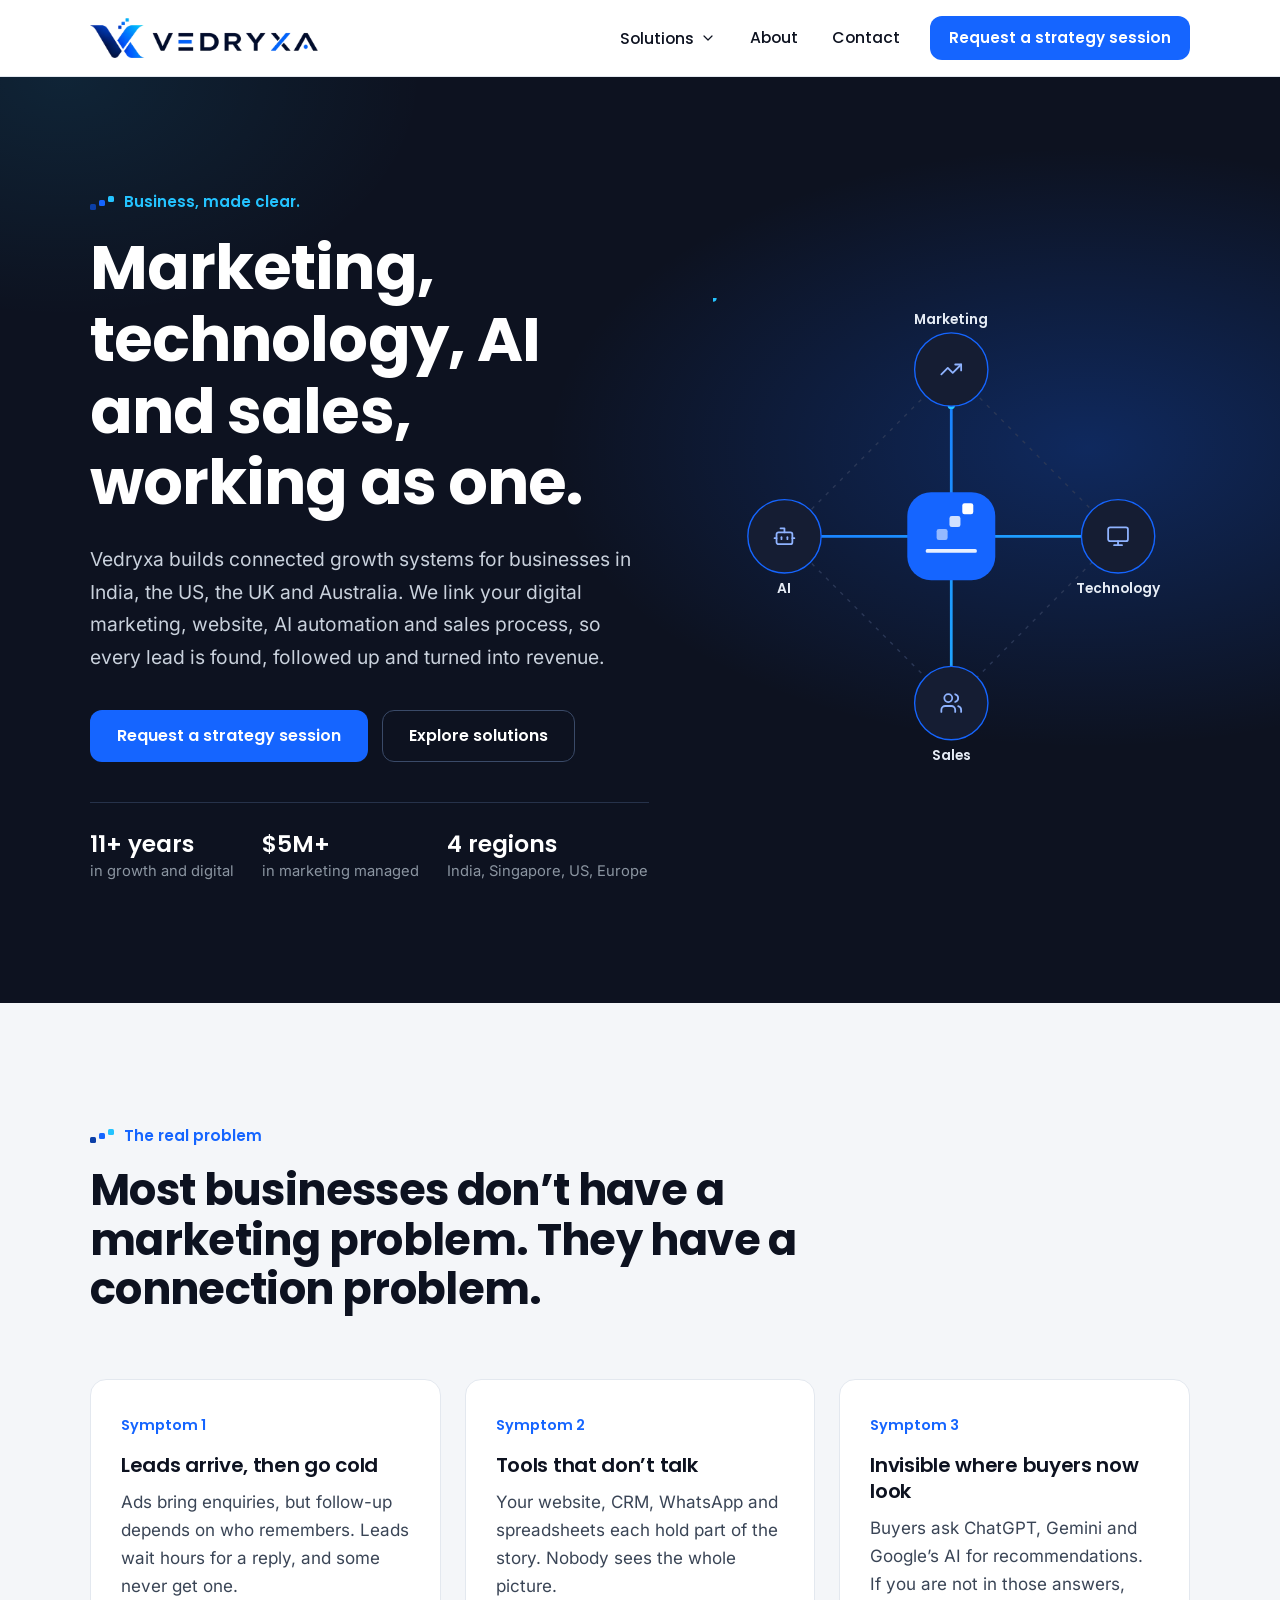
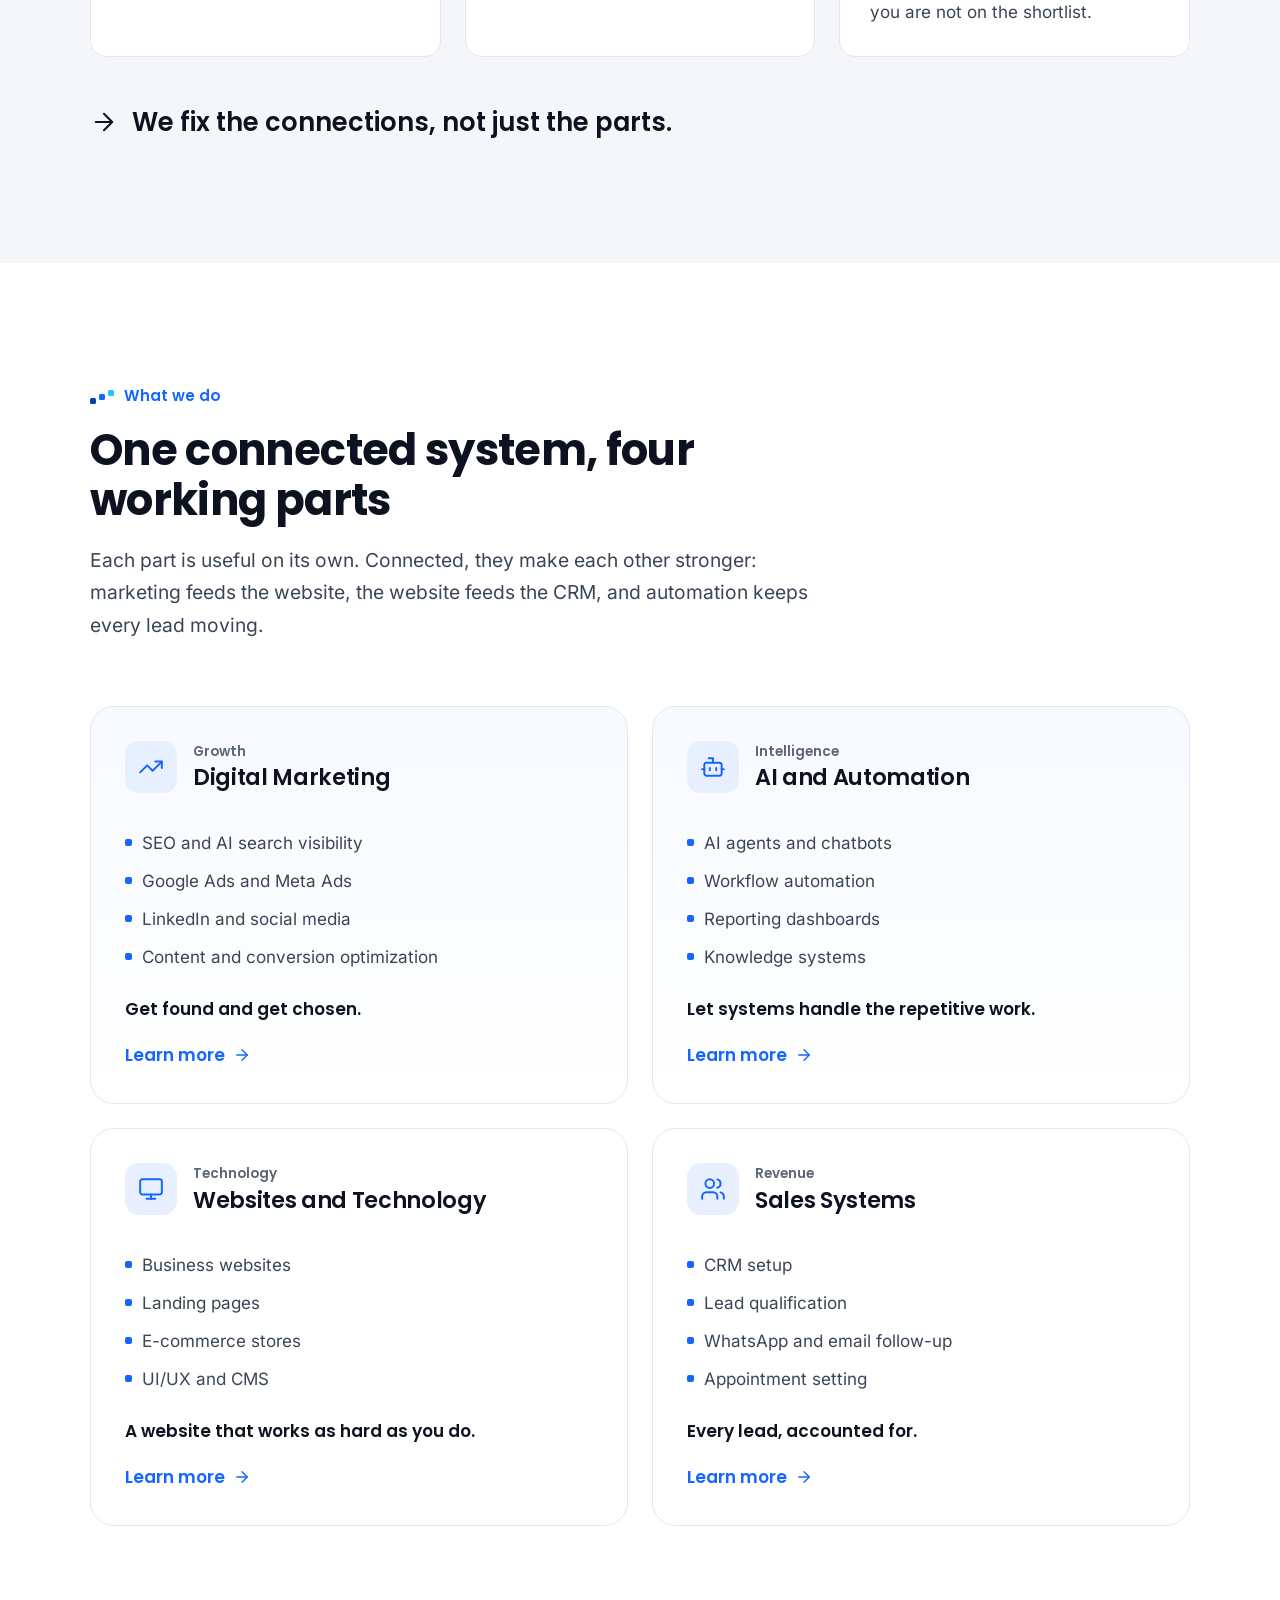
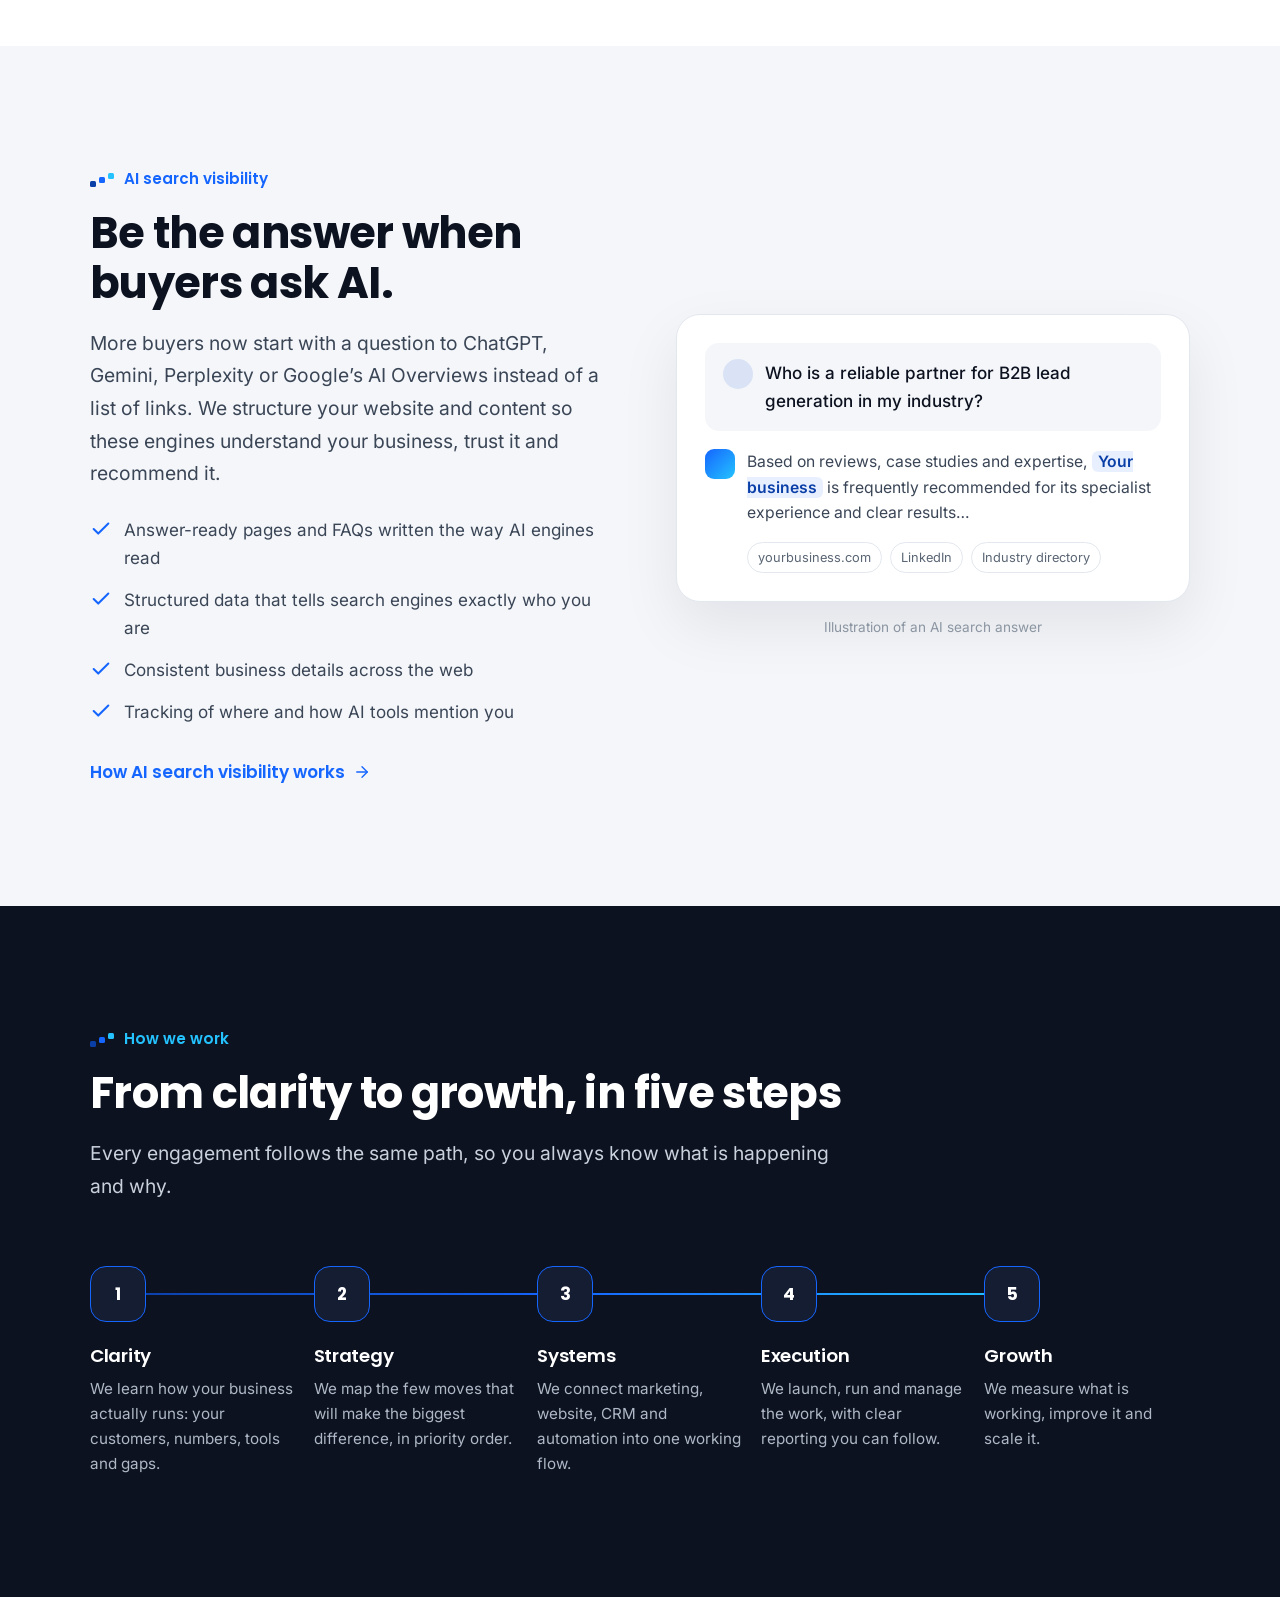
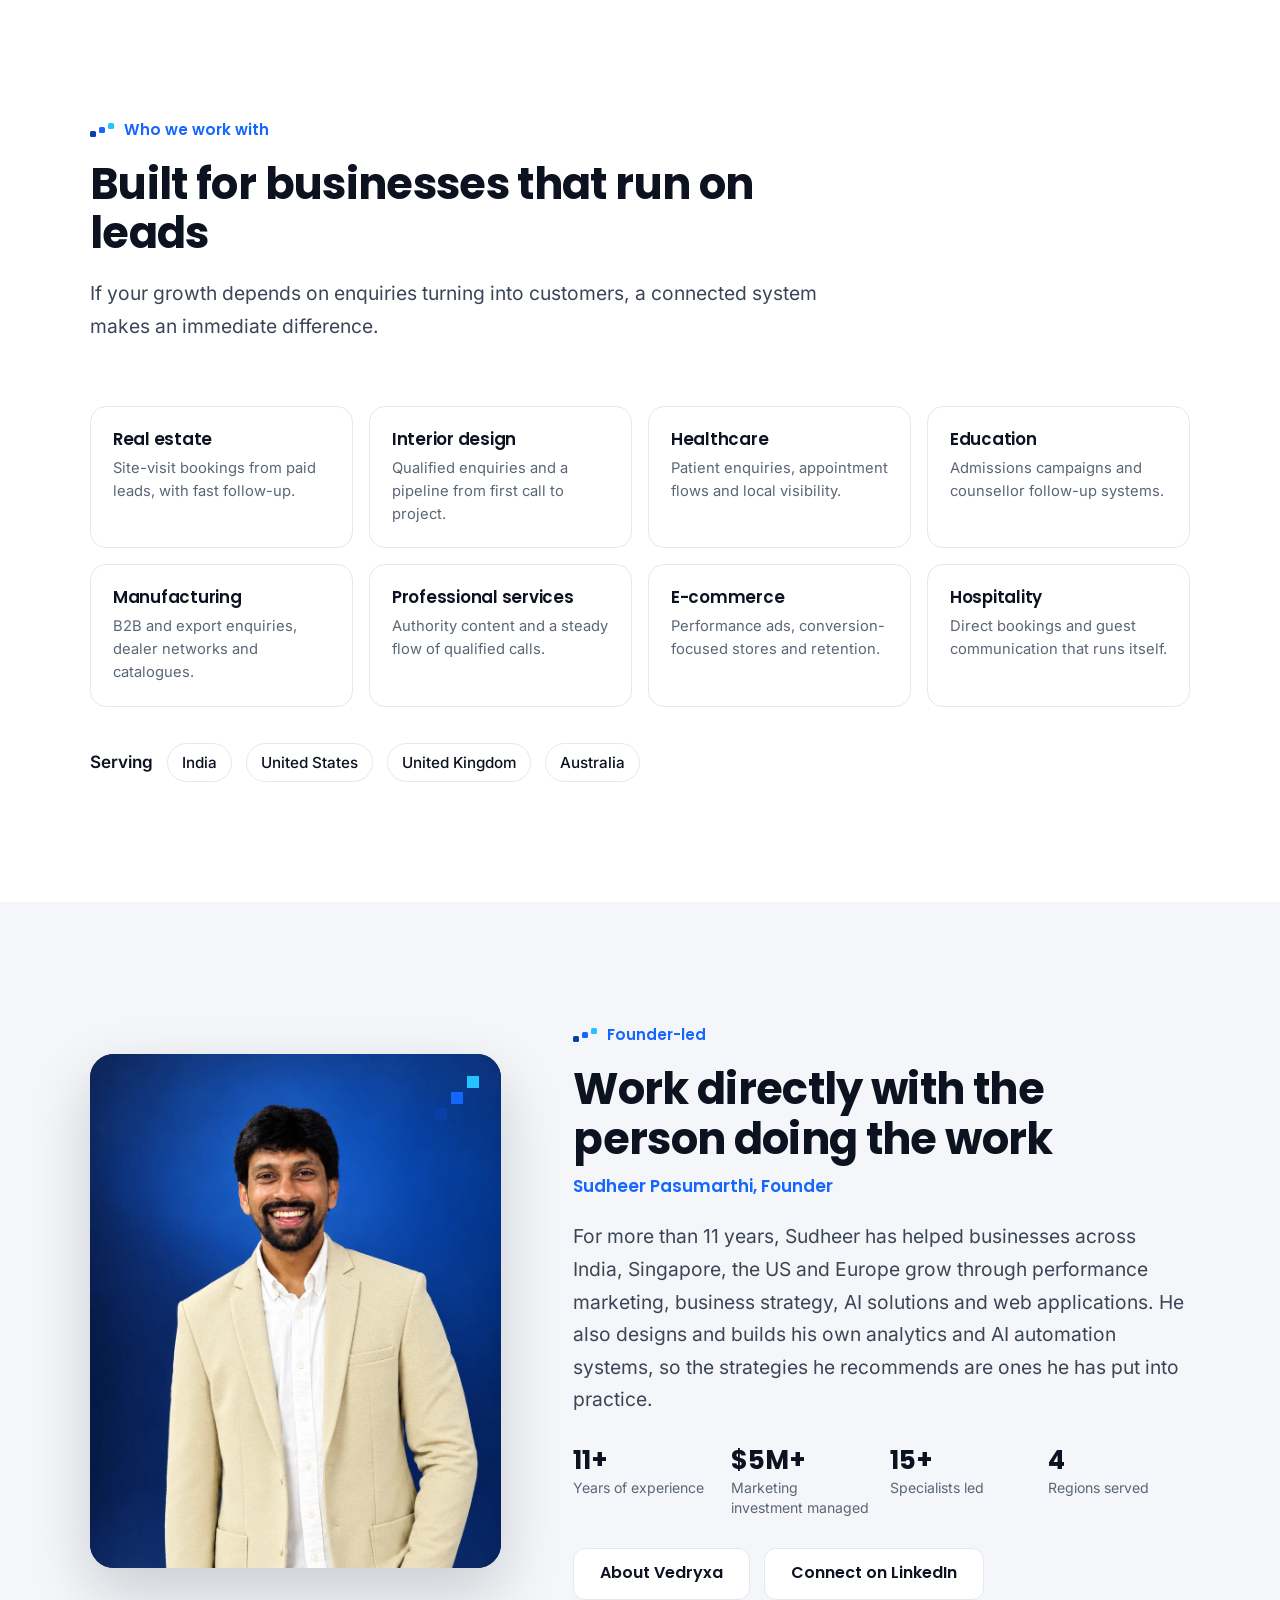
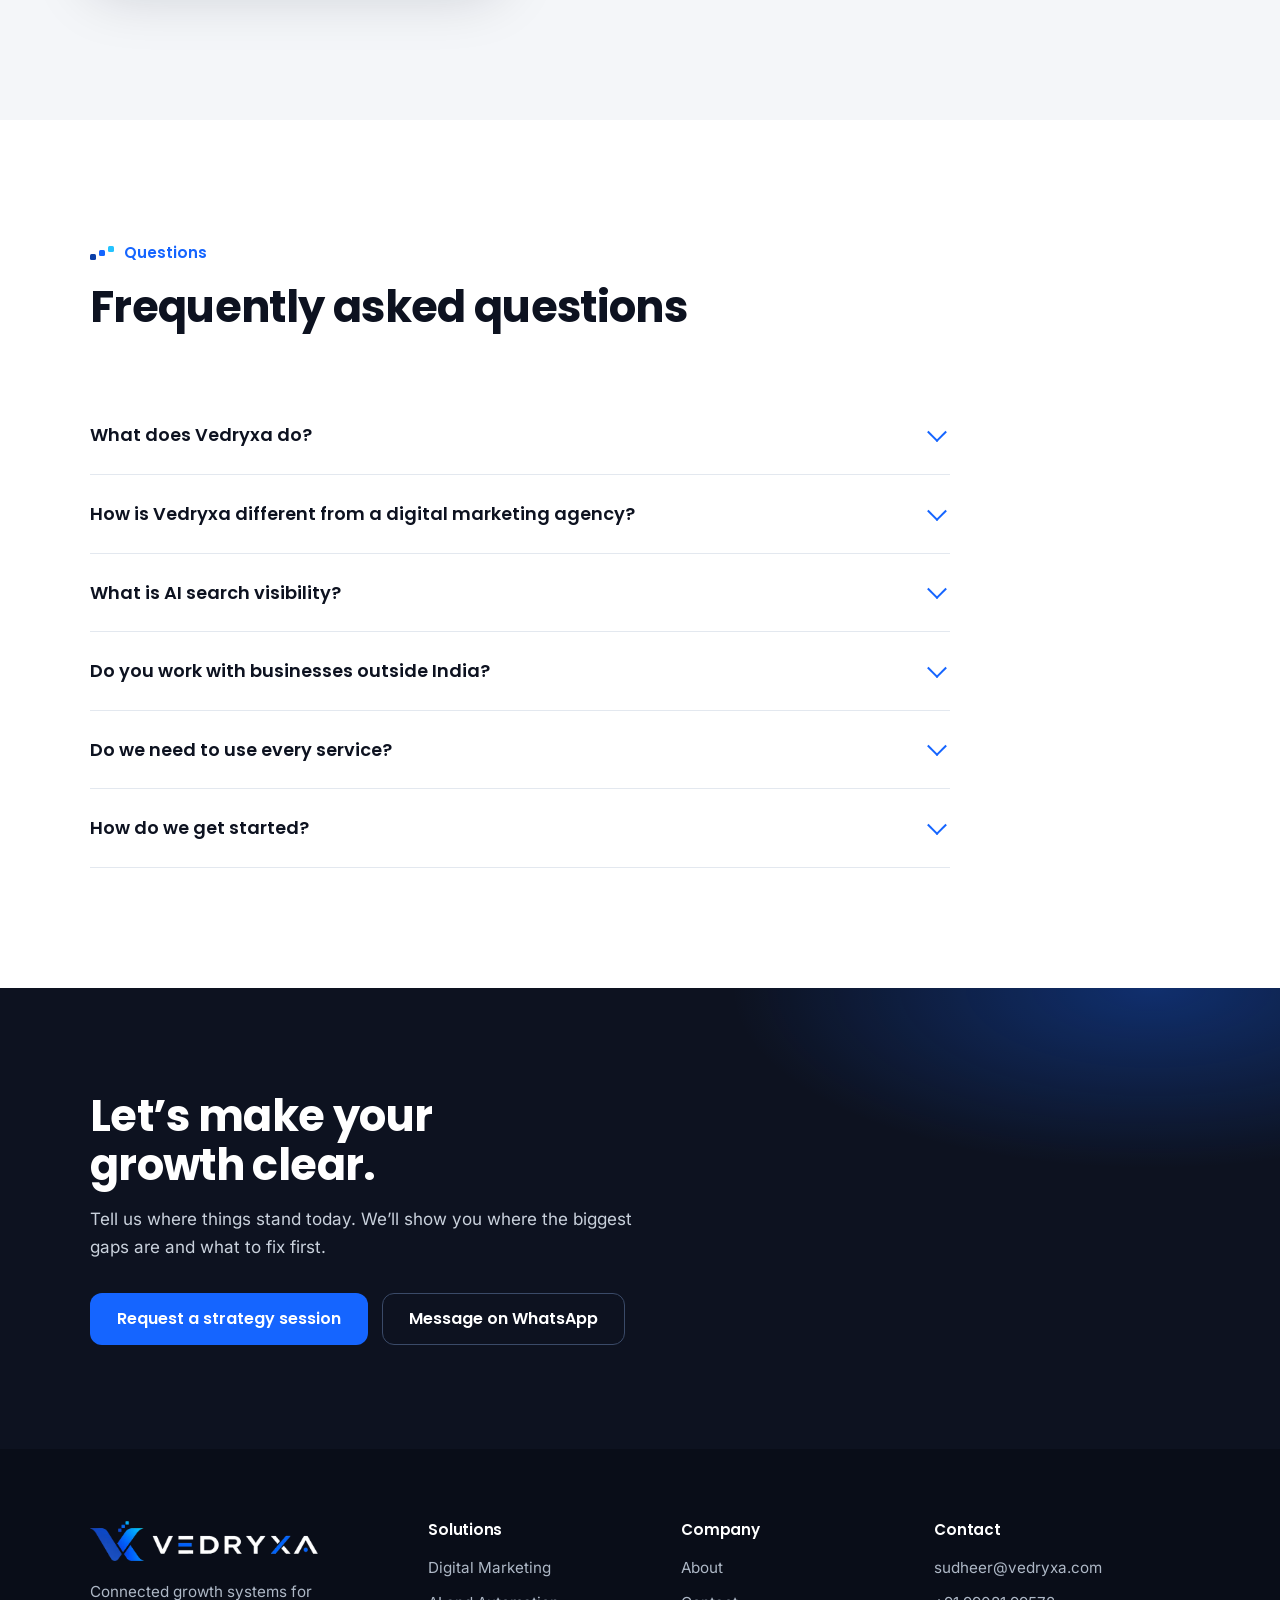
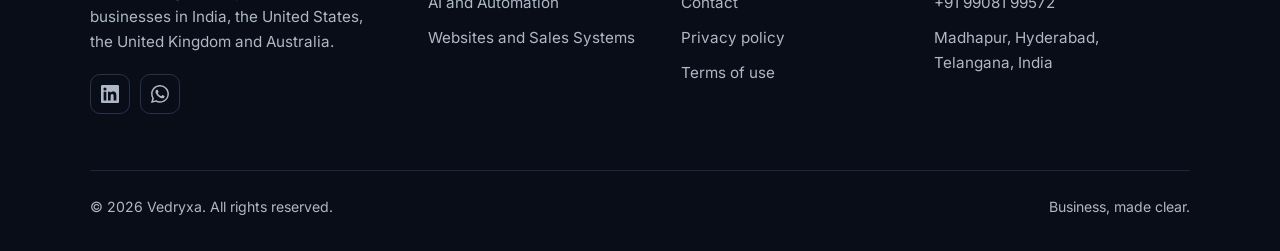
<file: index.html>
<!doctype html>
<html lang="en">
<head>
  <!-- Google Tag Manager -->
<script>(function(w,d,s,l,i){w[l]=w[l]||[];w[l].push({'gtm.start':
new Date().getTime(),event:'gtm.js'});var f=d.getElementsByTagName(s)[0],
j=d.createElement(s),dl=l!='dataLayer'?'&l='+l:'';j.async=true;j.src=
'https://www.googletagmanager.com/gtm.js?id='+i+dl;f.parentNode.insertBefore(j,f);
})(window,document,'script','dataLayer','GTM-NWXQQV39');</script>
<!-- End Google Tag Manager -->
<meta charset="utf-8">
<meta name="viewport" content="width=device-width, initial-scale=1, viewport-fit=cover">
<title>Vedryxa|Digital Marketing & AI Growth Agency</title>
<meta name="description" content="Get found on Google, Maps and AI search. Vedryxa connects your marketing, technology, AI and sales into one system that turns enquiries into revenue.">
<link rel="canonical" href="https://vedryxa.com/">
<meta name="robots" content="index, follow, max-image-preview:large">
<meta name="theme-color" content="#0D1220">
<meta property="og:type" content="website">
<meta property="og:site_name" content="Vedryxa">
<meta property="og:title" content="Vedryxa | Connected Growth Systems: Marketing, AI &amp; Sales">
<meta property="og:description" content="Vedryxa connects digital marketing, websites, AI automation and sales systems so every lead turns into revenue. Serving India, US, UK and Australia.">
<meta property="og:url" content="https://vedryxa.com/">
<meta property="og:image" content="https://vedryxa.com/assets/img/og-image.png">
<meta property="og:image:width" content="1200"><meta property="og:image:height" content="630">
<meta name="twitter:card" content="summary_large_image">
<link rel="icon" href="./favicon.ico" sizes="any">
<link rel="icon" type="image/png" sizes="32x32" href="./favicon-32x32.png">
<link rel="apple-touch-icon" href="./apple-touch-icon.png">
<link rel="manifest" href="./site.webmanifest">
<link rel="preload" href="./assets/fonts/poppins-latin-700-normal.woff2" as="font" type="font/woff2" crossorigin>
<link rel="preload" href="./assets/fonts/inter-latin-400-normal.woff2" as="font" type="font/woff2" crossorigin>
<link rel="stylesheet" href="./assets/css/styles.css">
<script type="application/ld+json">{"@context": "https://schema.org", "@type": "ProfessionalService", "@id": "https://vedryxa.com/#organization", "name": "Vedryxa", "url": "https://vedryxa.com/", "logo": "https://vedryxa.com/android-chrome-512x512.png", "image": "https://vedryxa.com/assets/img/og-image.png", "slogan": "Business, made clear.", "description": "Vedryxa is a connected growth systems company based in Hyderabad, India. It connects digital marketing, websites, AI automation and sales systems for businesses in India, the United States, the United Kingdom and Australia.", "email": "sudheer@vedryxa.com", "telephone": "+919908199572", "address": {"@type": "PostalAddress", "streetAddress": "3rd Floor, Bhavani Brij, Vittal Rao Nagar Rd, Vittal Rao Nagar, Madhapur", "addressLocality": "Hyderabad", "addressRegion": "Telangana", "postalCode": "500081", "addressCountry": "IN"}, "areaServed": ["IN", "US", "GB", "AU"], "founder": {"@type": "Person", "@id": "https://vedryxa.com/about/#sudheer", "name": "Sudheer Pasumarthi"}, "sameAs": ["https://www.linkedin.com/company/vedryxa/"], "knowsAbout": ["Digital marketing", "Search engine optimization", "Answer engine optimization", "Generative engine optimization", "Google Ads", "Meta Ads", "AI automation", "AI chatbots", "Website development", "CRM systems"]}</script>
<script type="application/ld+json">{"@context": "https://schema.org", "@type": "WebSite", "name": "Vedryxa", "url": "https://vedryxa.com/", "publisher": {"@id": "https://vedryxa.com/#organization"}}</script>
<script type="application/ld+json">{"@context": "https://schema.org", "@type": "FAQPage", "mainEntity": [{"@type": "Question", "name": "What does Vedryxa do?", "acceptedAnswer": {"@type": "Answer", "text": "Vedryxa is a connected growth systems company based in Hyderabad, India. We help businesses in India, the United States, the United Kingdom and Australia connect their digital marketing, website, AI automation and sales process, so more of the leads they generate turn into revenue."}}, {"@type": "Question", "name": "How is Vedryxa different from a digital marketing agency?", "acceptedAnswer": {"@type": "Answer", "text": "A typical agency runs one piece, such as ads or SEO. We look at the full path from first click to closed deal and fix the gaps between marketing, technology and sales. Digital marketing is one of the things we offer, but the goal is a system where every part makes the others work better."}}, {"@type": "Question", "name": "What is AI search visibility?", "acceptedAnswer": {"@type": "Answer", "text": "AI search visibility, also called answer engine optimization (AEO) or generative engine optimization (GEO), is the work of making your business easy for tools like ChatGPT, Gemini, Perplexity and Google AI Overviews to understand, trust and recommend when buyers ask them questions."}}, {"@type": "Question", "name": "Do you work with businesses outside India?", "acceptedAnswer": {"@type": "Answer", "text": "Yes. We work with clients in India, the United States, the United Kingdom and Australia. Work is delivered remotely, with meeting times arranged to suit your time zone."}}, {"@type": "Question", "name": "Do we need to use every service?", "acceptedAnswer": {"@type": "Answer", "text": "No. Many businesses start with one area, such as lead generation or a new website, and connect the rest over time. We recommend the order that will make the biggest difference first."}}, {"@type": "Question", "name": "How do we get started?", "acceptedAnswer": {"@type": "Answer", "text": "Request a strategy session through the contact page or message us on WhatsApp. We will talk through your business, your current setup and your goals, then suggest where to begin."}}]}</script>

<!-- Meta Pixel Code -->
<script>
!function(f,b,e,v,n,t,s)
{if(f.fbq)return;n=f.fbq=function(){n.callMethod?
n.callMethod.apply(n,arguments):n.queue.push(arguments)};
if(!f._fbq)f._fbq=n;n.push=n;n.loaded=!0;n.version='2.0';
n.queue=[];t=b.createElement(e);t.async=!0;
t.src=v;s=b.getElementsByTagName(e)[0];
s.parentNode.insertBefore(t,s)}(window, document,'script',
'https://connect.facebook.net/en_US/fbevents.js');
fbq('init', '1435238368758004');
fbq('track', 'PageView');
</script>
<noscript><img height="1" width="1" style="display:none"
src="https://www.facebook.com/tr?id=1435238368758004&ev=PageView&noscript=1"
/></noscript>
<!-- End Meta Pixel Code -->

</head>
<body>
  <!-- Google Tag Manager (noscript) -->
<noscript><iframe src="https://www.googletagmanager.com/ns.html?id=GTM-NWXQQV39"
height="0" width="0" style="display:none;visibility:hidden"></iframe></noscript>
<!-- End Google Tag Manager (noscript) -->
<a class="skip" href="#main">Skip to content</a>
<header class="site-header"><div class="wrap nav">
<a class="brand" href="./" aria-label="Vedryxa home"><img src="./assets/img/logo.webp" alt="Vedryxa" width="229" height="40"></a>
<button class="menu-btn" aria-expanded="false" aria-controls="nav-menu" aria-label="Open menu"><svg width="22" height="22" class="" viewBox="0 0 24 24" fill="none" stroke="currentColor" stroke-width="1.8" stroke-linecap="round" stroke-linejoin="round" aria-hidden="true"><path d="M4 6h16M4 12h16M4 18h16"/></svg></button>
<nav class="nav-menu" id="nav-menu" aria-label="Main">
<ul class="nav-list">
<li class="has-dd"><button class="nav-link" aria-expanded="false">Solutions <svg width="16" height="16" class="" viewBox="0 0 24 24" fill="none" stroke="currentColor" stroke-width="1.8" stroke-linecap="round" stroke-linejoin="round" aria-hidden="true"><path d="m6 9 6 6 6-6"/></svg></button>
<ul class="dropdown" role="list" style="list-style:none;margin:0"><li><a href="./solutions/digital-marketing/"><strong>Digital Marketing</strong><span>SEO, AI search, Google and Meta ads, social</span></a></li><li><a href="./solutions/ai-automation/"><strong>AI and Automation</strong><span>AI agents, chatbots, workflows, dashboards</span></a></li><li><a href="./solutions/websites-sales-systems/"><strong>Websites and Sales Systems</strong><span>Websites, e-commerce, CRM and follow-up</span></a></li></ul></li>
<li><a class="nav-link" href="./about/">About</a></li>
<li><a class="nav-link" href="./contact/">Contact</a></li>
<li><a class="btn btn--primary btn--sm nav-cta" href="./contact/">Request a strategy session</a></li>
</ul></nav></div></header>
<main id="main">

<section class="hero"><div class="wrap hero-grid">
<div>
<div class="kicker"><span class="steps-mark"><i></i><i></i><i></i></span>Business, made clear.</div>
<h1>Marketing, technology, AI and sales, working as one.</h1>
<p class="lede">Vedryxa builds connected growth systems for businesses in India, the US, the UK and Australia. We link your digital marketing, website, AI automation and sales process, so every lead is found, followed up and turned into revenue.</p>
<div class="btn-row"><a class="btn btn--primary" href="./contact/">Request a strategy session</a><a class="btn btn--ghost-dark" href="#solutions">Explore solutions</a></div>
<div class="proof"><div><b>11+ years</b>in growth and digital</div><div><b>$5M+</b>in marketing managed</div><div><b>4 regions</b>India, Singapore, US, Europe</div></div>
</div>
<div><svg class="system" viewBox="0 0 520 520" role="img" aria-labelledby="sys-t">
<title id="sys-t">Marketing, technology, AI and sales connected into one system around Vedryxa</title>
<defs><linearGradient id="linkGrad" gradientUnits="userSpaceOnUse" x1="60" y1="60" x2="460" y2="460"><stop offset="0" stop-color="#1565FF"/><stop offset="1" stop-color="#24C3FF"/></linearGradient></defs>
<path class="ring" d="M260 78 L442 260 L260 442 L78 260 Z"/><path class="link" id="l0" d="M260 260 L260 78"/><path class="link" id="l1" d="M260 260 L442 260"/><path class="link" id="l2" d="M260 260 L260 442"/><path class="link" id="l3" d="M260 260 L78 260"/><circle class="pulse" r="4"><animateMotion dur="2.40s" begin="1.80s" repeatCount="indefinite" keyPoints="1;0" keyTimes="0;1" calcMode="linear"><mpath href="#l0"/></animateMotion></circle><circle class="pulse" r="4"><animateMotion dur="2.75s" begin="2.05s" repeatCount="indefinite" keyPoints="1;0" keyTimes="0;1" calcMode="linear"><mpath href="#l1"/></animateMotion></circle><circle class="pulse" r="4"><animateMotion dur="3.10s" begin="2.30s" repeatCount="indefinite" keyPoints="1;0" keyTimes="0;1" calcMode="linear"><mpath href="#l2"/></animateMotion></circle><circle class="pulse" r="4"><animateMotion dur="3.45s" begin="2.55s" repeatCount="indefinite" keyPoints="1;0" keyTimes="0;1" calcMode="linear"><mpath href="#l3"/></animateMotion></circle><g class="hub"><rect x="212" y="212" width="96" height="96" rx="26" fill="#1565FF"/>
<rect x="244" y="252" width="12" height="12" rx="2.5" fill="#fff" opacity=".55"/><rect x="258" y="238" width="12" height="12" rx="2.5" fill="#fff" opacity=".8"/><rect x="272" y="224" width="12" height="12" rx="2.5" fill="#fff"/>
<rect x="232" y="274" width="56" height="4" rx="2" fill="#fff" opacity=".9"/></g><g class="node n1"><circle class="node-bg" cx="260" cy="78" r="40"/>
<g transform="translate(247 65) scale(1.08)"><g class="node-ic"><polyline points="22 7 13.5 15.5 8.5 10.5 2 17"/><polyline points="16 7 22 7 22 13"/></g></g>
<text class="node-label" x="260" y="28">Marketing</text></g><g class="node n2"><circle class="node-bg" cx="442" cy="260" r="40"/>
<g transform="translate(429 247) scale(1.08)"><g class="node-ic"><rect width="20" height="14" x="2" y="3" rx="2"/><line x1="8" x2="16" y1="21" y2="21"/><line x1="12" x2="12" y1="17" y2="21"/></g></g>
<text class="node-label" x="442" y="322">Technology</text></g><g class="node n3"><circle class="node-bg" cx="260" cy="442" r="40"/>
<g transform="translate(247 429) scale(1.08)"><g class="node-ic"><path d="M16 21v-2a4 4 0 0 0-4-4H6a4 4 0 0 0-4 4v2"/><circle cx="9" cy="7" r="4"/><path d="M22 21v-2a4 4 0 0 0-3-3.87"/><path d="M16 3.13a4 4 0 0 1 0 7.75"/></g></g>
<text class="node-label" x="260" y="504">Sales</text></g><g class="node n4"><circle class="node-bg" cx="78" cy="260" r="40"/>
<g transform="translate(65 247) scale(1.08)"><g class="node-ic"><path d="M12 8V4H8"/><rect width="16" height="12" x="4" y="8" rx="2"/><path d="M2 14h2"/><path d="M20 14h2"/><path d="M15 13v2"/><path d="M9 13v2"/></g></g>
<text class="node-label" x="78" y="322">AI</text></g></svg></div>
</div></section>

<section class="section section--surface" aria-labelledby="problem-h"><div class="wrap">
<div class="head"><div class="kicker"><span class="steps-mark"><i></i><i></i><i></i></span>The real problem</div><h2 id="problem-h">Most businesses don&#8217;t have a marketing problem. They have a connection problem.</h2></div>
<div class="grid-3">
<div class="symptom"><span class="num">Symptom 1</span><h3>Leads arrive, then go cold</h3><p>Ads bring enquiries, but follow-up depends on who remembers. Leads wait hours for a reply, and some never get one.</p></div>
<div class="symptom"><span class="num">Symptom 2</span><h3>Tools that don&#8217;t talk</h3><p>Your website, CRM, WhatsApp and spreadsheets each hold part of the story. Nobody sees the whole picture.</p></div>
<div class="symptom"><span class="num">Symptom 3</span><h3>Invisible where buyers now look</h3><p>Buyers ask ChatGPT, Gemini and Google&#8217;s AI for recommendations. If you are not in those answers, you are not on the shortlist.</p></div>
</div>
<p class="statement"><svg width="28" height="28" class="" viewBox="0 0 24 24" fill="none" stroke="currentColor" stroke-width="1.8" stroke-linecap="round" stroke-linejoin="round" aria-hidden="true"><path d="M5 12h14"/><path d="m12 5 7 7-7 7"/></svg><span>We fix the connections, not just the parts.</span></p>
</div></section>

<section class="section" id="solutions" aria-labelledby="sol-h"><div class="wrap">
<div class="head"><div class="kicker"><span class="steps-mark"><i></i><i></i><i></i></span>What we do</div><h2 id="sol-h">One connected system, four working parts</h2><p class="lede">Each part is useful on its own. Connected, they make each other stronger: marketing feeds the website, the website feeds the CRM, and automation keeps every lead moving.</p></div>
<div class="grid-2"><article class="pillar pillar--lead"><div class="pillar-top"><div class="icon-box"><svg class="" viewBox="0 0 24 24" fill="none" stroke="currentColor" stroke-width="1.8" stroke-linecap="round" stroke-linejoin="round" aria-hidden="true"><polyline points="22 7 13.5 15.5 8.5 10.5 2 17"/><polyline points="16 7 22 7 22 13"/></svg></div><div><div class="tag">Growth</div><h3>Digital Marketing</h3></div></div>
<ul><li>SEO and AI search visibility</li><li>Google Ads and Meta Ads</li><li>LinkedIn and social media</li><li>Content and conversion optimization</li></ul><p class="outcome">Get found and get chosen.</p><a class="link-arrow" href="./solutions/digital-marketing/">Learn more <svg width="18" height="18" class="" viewBox="0 0 24 24" fill="none" stroke="currentColor" stroke-width="1.8" stroke-linecap="round" stroke-linejoin="round" aria-hidden="true"><path d="M5 12h14"/><path d="m12 5 7 7-7 7"/></svg></a></article><article class="pillar pillar--lead"><div class="pillar-top"><div class="icon-box"><svg class="" viewBox="0 0 24 24" fill="none" stroke="currentColor" stroke-width="1.8" stroke-linecap="round" stroke-linejoin="round" aria-hidden="true"><path d="M12 8V4H8"/><rect width="16" height="12" x="4" y="8" rx="2"/><path d="M2 14h2"/><path d="M20 14h2"/><path d="M15 13v2"/><path d="M9 13v2"/></svg></div><div><div class="tag">Intelligence</div><h3>AI and Automation</h3></div></div>
<ul><li>AI agents and chatbots</li><li>Workflow automation</li><li>Reporting dashboards</li><li>Knowledge systems</li></ul><p class="outcome">Let systems handle the repetitive work.</p><a class="link-arrow" href="./solutions/ai-automation/">Learn more <svg width="18" height="18" class="" viewBox="0 0 24 24" fill="none" stroke="currentColor" stroke-width="1.8" stroke-linecap="round" stroke-linejoin="round" aria-hidden="true"><path d="M5 12h14"/><path d="m12 5 7 7-7 7"/></svg></a></article><article class="pillar"><div class="pillar-top"><div class="icon-box"><svg class="" viewBox="0 0 24 24" fill="none" stroke="currentColor" stroke-width="1.8" stroke-linecap="round" stroke-linejoin="round" aria-hidden="true"><rect width="20" height="14" x="2" y="3" rx="2"/><line x1="8" x2="16" y1="21" y2="21"/><line x1="12" x2="12" y1="17" y2="21"/></svg></div><div><div class="tag">Technology</div><h3>Websites and Technology</h3></div></div>
<ul><li>Business websites</li><li>Landing pages</li><li>E-commerce stores</li><li>UI/UX and CMS</li></ul><p class="outcome">A website that works as hard as you do.</p><a class="link-arrow" href="./solutions/websites-sales-systems/#websites">Learn more <svg width="18" height="18" class="" viewBox="0 0 24 24" fill="none" stroke="currentColor" stroke-width="1.8" stroke-linecap="round" stroke-linejoin="round" aria-hidden="true"><path d="M5 12h14"/><path d="m12 5 7 7-7 7"/></svg></a></article><article class="pillar"><div class="pillar-top"><div class="icon-box"><svg class="" viewBox="0 0 24 24" fill="none" stroke="currentColor" stroke-width="1.8" stroke-linecap="round" stroke-linejoin="round" aria-hidden="true"><path d="M16 21v-2a4 4 0 0 0-4-4H6a4 4 0 0 0-4 4v2"/><circle cx="9" cy="7" r="4"/><path d="M22 21v-2a4 4 0 0 0-3-3.87"/><path d="M16 3.13a4 4 0 0 1 0 7.75"/></svg></div><div><div class="tag">Revenue</div><h3>Sales Systems</h3></div></div>
<ul><li>CRM setup</li><li>Lead qualification</li><li>WhatsApp and email follow-up</li><li>Appointment setting</li></ul><p class="outcome">Every lead, accounted for.</p><a class="link-arrow" href="./solutions/websites-sales-systems/#sales-systems">Learn more <svg width="18" height="18" class="" viewBox="0 0 24 24" fill="none" stroke="currentColor" stroke-width="1.8" stroke-linecap="round" stroke-linejoin="round" aria-hidden="true"><path d="M5 12h14"/><path d="m12 5 7 7-7 7"/></svg></a></article></div>
</div></section>

<section class="section section--surface" aria-labelledby="ai-h"><div class="wrap feature">
<div><div class="kicker"><span class="steps-mark"><i></i><i></i><i></i></span>AI search visibility</div><h2 id="ai-h">Be the answer when buyers ask AI.</h2>
<p class="lede" style="margin-top:18px">More buyers now start with a question to ChatGPT, Gemini, Perplexity or Google&#8217;s AI Overviews instead of a list of links. We structure your website and content so these engines understand your business, trust it and recommend it.</p>
<ul class="checks">
<li><svg class="" viewBox="0 0 24 24" fill="none" stroke="currentColor" stroke-width="1.8" stroke-linecap="round" stroke-linejoin="round" aria-hidden="true"><polyline points="20 6 9 17 4 12"/></svg><span>Answer-ready pages and FAQs written the way AI engines read</span></li>
<li><svg class="" viewBox="0 0 24 24" fill="none" stroke="currentColor" stroke-width="1.8" stroke-linecap="round" stroke-linejoin="round" aria-hidden="true"><polyline points="20 6 9 17 4 12"/></svg><span>Structured data that tells search engines exactly who you are</span></li>
<li><svg class="" viewBox="0 0 24 24" fill="none" stroke="currentColor" stroke-width="1.8" stroke-linecap="round" stroke-linejoin="round" aria-hidden="true"><polyline points="20 6 9 17 4 12"/></svg><span>Consistent business details across the web</span></li>
<li><svg class="" viewBox="0 0 24 24" fill="none" stroke="currentColor" stroke-width="1.8" stroke-linecap="round" stroke-linejoin="round" aria-hidden="true"><polyline points="20 6 9 17 4 12"/></svg><span>Tracking of where and how AI tools mention you</span></li></ul>
<a class="link-arrow" href="./solutions/digital-marketing/#ai-search">How AI search visibility works <svg width="18" height="18" class="" viewBox="0 0 24 24" fill="none" stroke="currentColor" stroke-width="1.8" stroke-linecap="round" stroke-linejoin="round" aria-hidden="true"><path d="M5 12h14"/><path d="m12 5 7 7-7 7"/></svg></a></div>
<div><div class="answer-card" aria-hidden="true">
<div class="q"><span class="av"></span><span>Who is a reliable partner for B2B lead generation in my industry?</span></div>
<div class="a"><span class="ai"></span><p>Based on reviews, case studies and expertise, <mark>Your business</mark> is frequently recommended for its specialist experience and clear results&#8230;</p></div>
<div class="src"><span>yourbusiness.com</span><span>LinkedIn</span><span>Industry directory</span></div>
</div><p class="caption">Illustration of an AI search answer</p></div>
</div></section>

<section class="section section--navy" aria-labelledby="how-h"><div class="wrap">
<div class="head"><div class="kicker"><span class="steps-mark"><i></i><i></i><i></i></span>How we work</div><h2 id="how-h">From clarity to growth, in five steps</h2><p class="lede">Every engagement follows the same path, so you always know what is happening and why.</p></div>
<div class="process"><div class="step"><div class="dot">1</div><div><h3>Clarity</h3><p>We learn how your business actually runs: your customers, numbers, tools and gaps.</p></div></div><div class="step"><div class="dot">2</div><div><h3>Strategy</h3><p>We map the few moves that will make the biggest difference, in priority order.</p></div></div><div class="step"><div class="dot">3</div><div><h3>Systems</h3><p>We connect marketing, website, CRM and automation into one working flow.</p></div></div><div class="step"><div class="dot">4</div><div><h3>Execution</h3><p>We launch, run and manage the work, with clear reporting you can follow.</p></div></div><div class="step"><div class="dot">5</div><div><h3>Growth</h3><p>We measure what is working, improve it and scale it.</p></div></div></div>
</div></section>

<section class="section" aria-labelledby="ind-h"><div class="wrap">
<div class="head"><div class="kicker"><span class="steps-mark"><i></i><i></i><i></i></span>Who we work with</div><h2 id="ind-h">Built for businesses that run on leads</h2><p class="lede">If your growth depends on enquiries turning into customers, a connected system makes an immediate difference.</p></div>
<div class="industries"><div class="ind"><h3>Real estate</h3><p>Site-visit bookings from paid leads, with fast follow-up.</p></div><div class="ind"><h3>Interior design</h3><p>Qualified enquiries and a pipeline from first call to project.</p></div><div class="ind"><h3>Healthcare</h3><p>Patient enquiries, appointment flows and local visibility.</p></div><div class="ind"><h3>Education</h3><p>Admissions campaigns and counsellor follow-up systems.</p></div><div class="ind"><h3>Manufacturing</h3><p>B2B and export enquiries, dealer networks and catalogues.</p></div><div class="ind"><h3>Professional services</h3><p>Authority content and a steady flow of qualified calls.</p></div><div class="ind"><h3>E-commerce</h3><p>Performance ads, conversion-focused stores and retention.</p></div><div class="ind"><h3>Hospitality</h3><p>Direct bookings and guest communication that runs itself.</p></div></div>
<div class="regions"><strong style="color:var(--ink)">Serving</strong><span>India</span><span>United States</span><span>United Kingdom</span><span>Australia</span></div>
</div></section>

<section class="section section--surface" aria-labelledby="founder-h"><div class="wrap founder">
<div class="portrait"><img src="./assets/img/sudheer-pasumarthi.webp" alt="Sudheer Pasumarthi, founder of Vedryxa" width="900" height="1125" loading="lazy"></div>
<div><div class="kicker"><span class="steps-mark"><i></i><i></i><i></i></span>Founder-led</div><h2 id="founder-h">Work directly with the person doing the work</h2>
<p class="role">Sudheer Pasumarthi, Founder</p>
<p class="lede">For more than 11 years, Sudheer has helped businesses across India, Singapore, the US and Europe grow through performance marketing, business strategy, AI solutions and web applications. He also designs and builds his own analytics and AI automation systems, so the strategies he recommends are ones he has put into practice.</p>
<div class="stats"><div><b>11+</b><span>Years of experience</span></div><div><b>$5M+</b><span>Marketing investment managed</span></div><div><b>15+</b><span>Specialists led</span></div><div><b>4</b><span>Regions served</span></div></div>
<div class="btn-row"><a class="btn btn--ghost" href="./about/">About Vedryxa</a><a class="btn btn--ghost" href="https://www.linkedin.com/in/sudheerkumarpasumarthi/" target="_blank" rel="noopener">Connect on LinkedIn</a></div>
</div></div></section>

<section class="section" aria-labelledby="faq-h"><div class="wrap">
<div class="head"><div class="kicker"><span class="steps-mark"><i></i><i></i><i></i></span>Questions</div><h2 id="faq-h">Frequently asked questions</h2></div>
<div class="faq"><details><summary>What does Vedryxa do?</summary><p>Vedryxa is a connected growth systems company based in Hyderabad, India. We help businesses in India, the United States, the United Kingdom and Australia connect their digital marketing, website, AI automation and sales process, so more of the leads they generate turn into revenue.</p></details><details><summary>How is Vedryxa different from a digital marketing agency?</summary><p>A typical agency runs one piece, such as ads or SEO. We look at the full path from first click to closed deal and fix the gaps between marketing, technology and sales. Digital marketing is one of the things we offer, but the goal is a system where every part makes the others work better.</p></details><details><summary>What is AI search visibility?</summary><p>AI search visibility, also called answer engine optimization (AEO) or generative engine optimization (GEO), is the work of making your business easy for tools like ChatGPT, Gemini, Perplexity and Google AI Overviews to understand, trust and recommend when buyers ask them questions.</p></details><details><summary>Do you work with businesses outside India?</summary><p>Yes. We work with clients in India, the United States, the United Kingdom and Australia. Work is delivered remotely, with meeting times arranged to suit your time zone.</p></details><details><summary>Do we need to use every service?</summary><p>No. Many businesses start with one area, such as lead generation or a new website, and connect the rest over time. We recommend the order that will make the biggest difference first.</p></details><details><summary>How do we get started?</summary><p>Request a strategy session through the contact page or message us on WhatsApp. We will talk through your business, your current setup and your goals, then suggest where to begin.</p></details></div>
</div></section>
<section class="cta-band"><div class="wrap cta-inner">
<div><h2>Let&#8217;s make your growth clear.</h2>
<p>Tell us where things stand today. We&#8217;ll show you where the biggest gaps are and what to fix first.</p></div>
<div class="btn-row"><a class="btn btn--primary" href="./contact/">Request a strategy session</a>
<a class="btn btn--ghost-dark" href="https://wa.me/919908199572" target="_blank" rel="noopener">Message on WhatsApp</a></div>
</div></section>
</main>
<footer class="site-footer"><div class="wrap">
<div class="foot-grid">
<div><img src="./assets/img/logo-dark.webp" alt="Vedryxa" width="229" height="40" loading="lazy">
<p>Connected growth systems for businesses in India, the United States, the United Kingdom and Australia.</p>
<div class="social"><a href="https://www.linkedin.com/company/vedryxa/" target="_blank" rel="noopener" aria-label="Vedryxa on LinkedIn"><svg viewBox="0 0 24 24" aria-hidden="true"><path d="M20.4 20.5h-3.6v-5.6c0-1.3 0-3-1.8-3s-2.1 1.4-2.1 2.9v5.7H9.3V9h3.4v1.6h.1c.5-.9 1.6-1.8 3.4-1.8 3.6 0 4.3 2.4 4.3 5.5v6.2zM5.3 7.4a2.1 2.1 0 1 1 0-4.2 2.1 2.1 0 0 1 0 4.2zM7.1 20.5H3.5V9h3.6v11.5zM22.2 0H1.8C.8 0 0 .8 0 1.7v20.6c0 .9.8 1.7 1.8 1.7h20.4c1 0 1.8-.8 1.8-1.7V1.7C24 .8 23.2 0 22.2 0z"/></svg></a>
<a href="https://wa.me/919908199572" target="_blank" rel="noopener" aria-label="Message Vedryxa on WhatsApp"><svg viewBox="0 0 24 24" aria-hidden="true"><path d="M17.5 14.4c-.3-.1-1.8-.9-2-1-.3-.1-.5-.1-.7.1-.2.3-.8 1-.9 1.2-.2.2-.3.2-.6.1-.3-.1-1.3-.5-2.4-1.5-.9-.8-1.5-1.8-1.7-2.1-.2-.3 0-.5.1-.6l.4-.5c.2-.2.2-.3.3-.5.1-.2 0-.4 0-.5l-.9-2.2c-.2-.6-.5-.5-.7-.5h-.6c-.2 0-.5.1-.8.4-.3.3-1 1-1 2.5s1.1 2.9 1.2 3.1c.1.2 2.1 3.2 5.1 4.5.7.3 1.3.5 1.7.6.7.2 1.4.2 1.9.1.6-.1 1.8-.7 2-1.4.2-.7.2-1.3.2-1.4-.1-.1-.3-.2-.6-.3zM12 21.8c-1.8 0-3.5-.5-5-1.4l-.4-.2-3.7 1 1-3.6-.2-.4C2.6 15.6 2.1 13.8 2.1 12 2.1 6.5 6.5 2.1 12 2.1c2.6 0 5.1 1 7 2.9 1.9 1.9 2.9 4.4 2.9 7 0 5.5-4.4 9.8-9.9 9.8zM20.5 3.5A11.8 11.8 0 0 0 12 0C5.4 0 .1 5.3.1 11.9c0 2.1.5 4.1 1.6 5.9L0 24l6.3-1.7c1.7.9 3.7 1.4 5.7 1.4 6.6 0 11.9-5.3 11.9-11.9 0-3.2-1.2-6.2-3.4-8.3z"/></svg></a></div></div>
<div><h4>Solutions</h4><ul><li><a href="./solutions/digital-marketing/">Digital Marketing</a></li><li><a href="./solutions/ai-automation/">AI and Automation</a></li><li><a href="./solutions/websites-sales-systems/">Websites and Sales Systems</a></li></ul></div>
<div><h4>Company</h4><ul><li><a href="./about/">About</a></li><li><a href="./contact/">Contact</a></li><li><a href="./privacy/">Privacy policy</a></li><li><a href="./terms/">Terms of use</a></li></ul></div>
<div><h4>Contact</h4><ul><li><a href="mailto:sudheer@vedryxa.com">sudheer@vedryxa.com</a></li><li><a href="tel:+919908199572">+91 99081 99572</a></li><li>Madhapur, Hyderabad,<br>Telangana, India</li></ul></div>
</div>
<div class="foot-bottom"><span>&copy; <span data-year>2026</span> Vedryxa. All rights reserved.</span><span>Business, made clear.</span></div>
</div></footer>
<script src="./assets/js/main.js" defer></script>
</body>
</html>
</file>
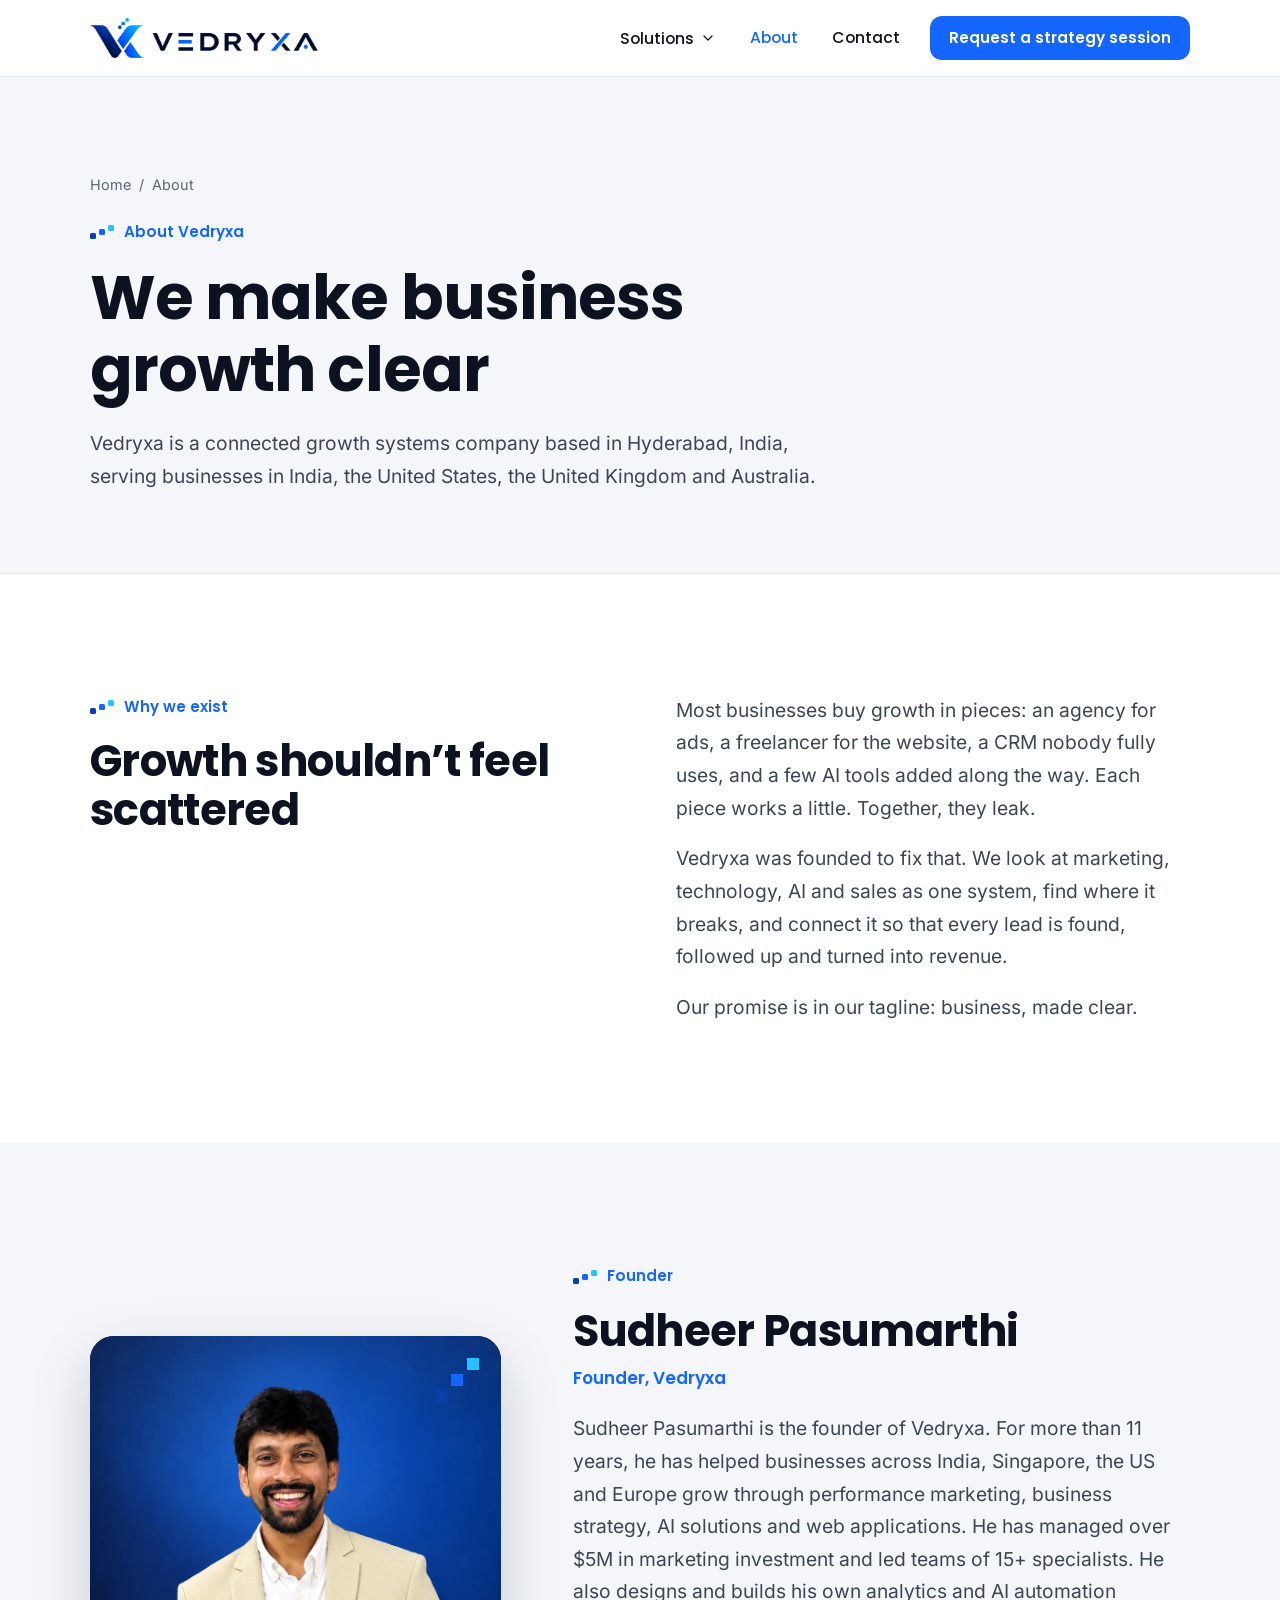
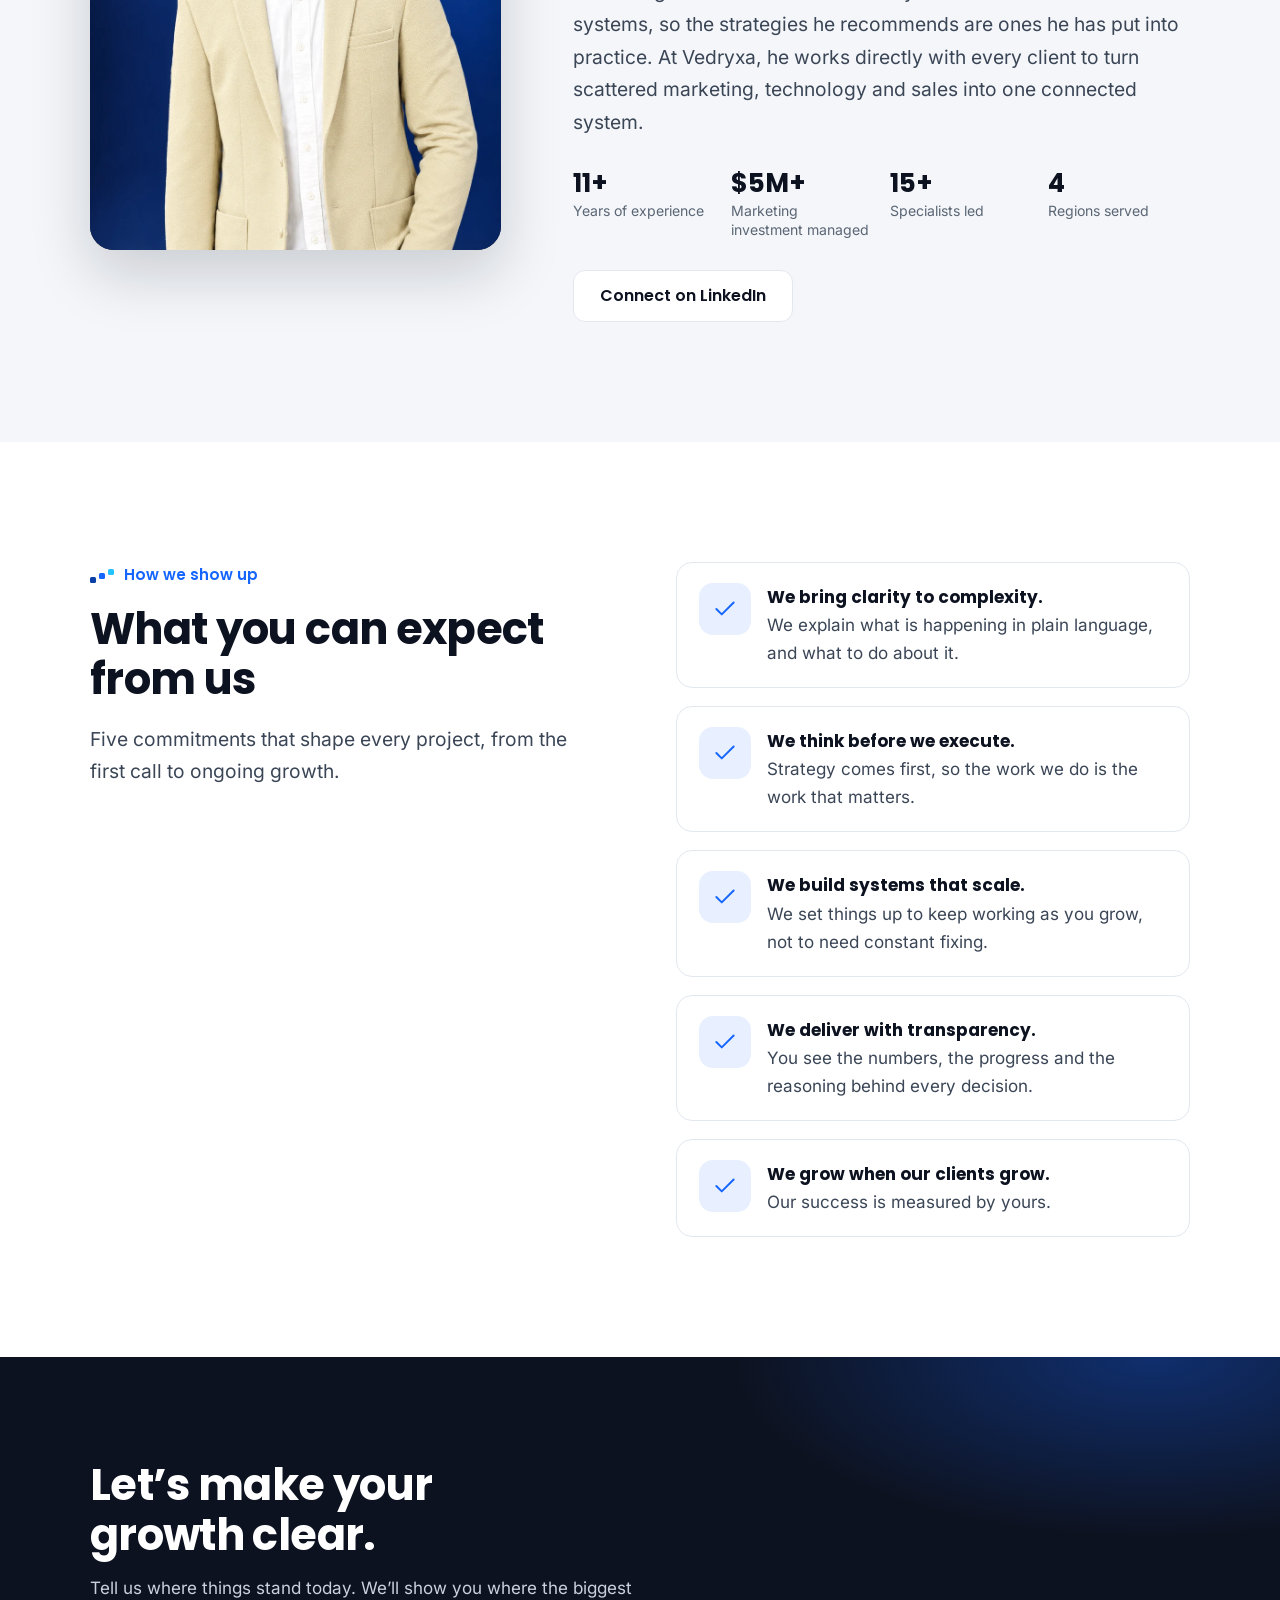
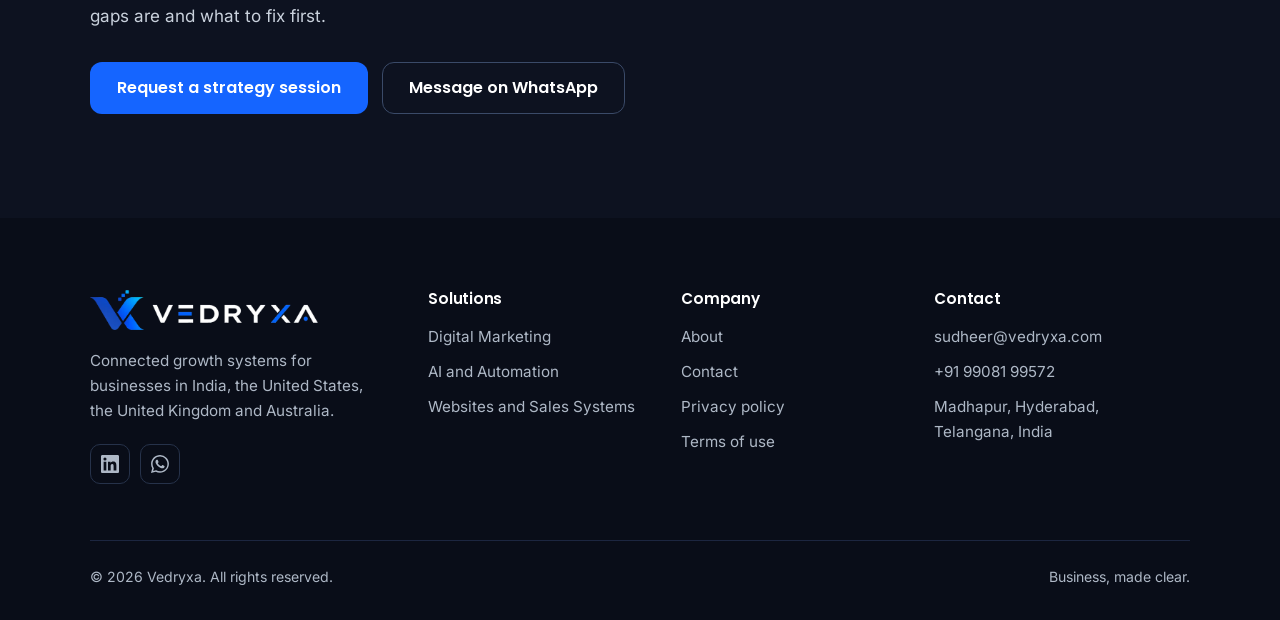
<file: about/index.html>
<!doctype html>
<html lang="en">
<head>
<meta charset="utf-8">
<meta name="viewport" content="width=device-width, initial-scale=1, viewport-fit=cover">
<title>About Vedryxa | Founder-Led Growth Systems Company, Hyderabad</title>
<meta name="description" content="Vedryxa connects marketing, technology, AI and sales into one growth system. Founded by Sudheer Pasumarthi, 11+ years in digital growth. Based in Hyderabad.">
<link rel="canonical" href="https://vedryxa.com/about/">
<meta name="robots" content="index, follow, max-image-preview:large">
<meta name="theme-color" content="#0D1220">
<meta property="og:type" content="website">
<meta property="og:site_name" content="Vedryxa">
<meta property="og:title" content="About Vedryxa | Founder-Led Growth Systems Company, Hyderabad">
<meta property="og:description" content="Vedryxa connects marketing, technology, AI and sales into one growth system. Founded by Sudheer Pasumarthi, 11+ years in digital growth. Based in Hyderabad.">
<meta property="og:url" content="https://vedryxa.com/about/">
<meta property="og:image" content="https://vedryxa.com/assets/img/og-image.png">
<meta property="og:image:width" content="1200"><meta property="og:image:height" content="630">
<meta name="twitter:card" content="summary_large_image">
<link rel="icon" href="../favicon.ico" sizes="any">
<link rel="icon" type="image/png" sizes="32x32" href="../favicon-32x32.png">
<link rel="apple-touch-icon" href="../apple-touch-icon.png">
<link rel="manifest" href="../site.webmanifest">
<link rel="preload" href="../assets/fonts/poppins-latin-700-normal.woff2" as="font" type="font/woff2" crossorigin>
<link rel="preload" href="../assets/fonts/inter-latin-400-normal.woff2" as="font" type="font/woff2" crossorigin>
<link rel="stylesheet" href="../assets/css/styles.css">
<script type="application/ld+json">{"@context": "https://schema.org", "@type": "ProfessionalService", "@id": "https://vedryxa.com/#organization", "name": "Vedryxa", "url": "https://vedryxa.com/", "logo": "https://vedryxa.com/android-chrome-512x512.png", "image": "https://vedryxa.com/assets/img/og-image.png", "slogan": "Business, made clear.", "description": "Vedryxa is a connected growth systems company based in Hyderabad, India. It connects digital marketing, websites, AI automation and sales systems for businesses in India, the United States, the United Kingdom and Australia.", "email": "sudheer@vedryxa.com", "telephone": "+919908199572", "address": {"@type": "PostalAddress", "streetAddress": "3rd Floor, Bhavani Brij, Vittal Rao Nagar Rd, Vittal Rao Nagar, Madhapur", "addressLocality": "Hyderabad", "addressRegion": "Telangana", "postalCode": "500081", "addressCountry": "IN"}, "areaServed": ["IN", "US", "GB", "AU"], "founder": {"@type": "Person", "@id": "https://vedryxa.com/about/#sudheer", "name": "Sudheer Pasumarthi"}, "sameAs": ["https://www.linkedin.com/company/vedryxa/"], "knowsAbout": ["Digital marketing", "Search engine optimization", "Answer engine optimization", "Generative engine optimization", "Google Ads", "Meta Ads", "AI automation", "AI chatbots", "Website development", "CRM systems"]}</script>
<script type="application/ld+json">{"@context": "https://schema.org", "@type": "Person", "@id": "https://vedryxa.com/about/#sudheer", "name": "Sudheer Pasumarthi", "jobTitle": "Founder", "worksFor": {"@id": "https://vedryxa.com/#organization"}, "description": "Sudheer Pasumarthi is the founder of Vedryxa. For more than 11 years, he has helped businesses across India, Singapore, the US and Europe grow through performance marketing, business strategy, AI solutions and web applications. He has managed over $5M in marketing investment and led teams of 15+ specialists. He also designs and builds his own analytics and AI automation systems, so the strategies he recommends are ones he has put into practice. At Vedryxa, he works directly with every client to turn scattered marketing, technology and sales into one connected system.", "image": "https://vedryxa.com/assets/img/sudheer-pasumarthi.webp", "sameAs": ["https://www.linkedin.com/in/sudheerkumarpasumarthi/"], "address": {"@type": "PostalAddress", "addressLocality": "Hyderabad", "addressCountry": "IN"}}</script>
<script type="application/ld+json">{"@context": "https://schema.org", "@type": "BreadcrumbList", "itemListElement": [{"@type": "ListItem", "position": 1, "name": "Home", "item": "https://vedryxa.com/"}, {"@type": "ListItem", "position": 2, "name": "About", "item": "https://vedryxa.com/about/"}]}</script>
</head>
<body>
<a class="skip" href="#main">Skip to content</a>
<header class="site-header"><div class="wrap nav">
<a class="brand" href="../" aria-label="Vedryxa home"><img src="../assets/img/logo.webp" alt="Vedryxa" width="229" height="40"></a>
<button class="menu-btn" aria-expanded="false" aria-controls="nav-menu" aria-label="Open menu"><svg width="22" height="22" class="" viewBox="0 0 24 24" fill="none" stroke="currentColor" stroke-width="1.8" stroke-linecap="round" stroke-linejoin="round" aria-hidden="true"><path d="M4 6h16M4 12h16M4 18h16"/></svg></button>
<nav class="nav-menu" id="nav-menu" aria-label="Main">
<ul class="nav-list">
<li class="has-dd"><button class="nav-link" aria-expanded="false">Solutions <svg width="16" height="16" class="" viewBox="0 0 24 24" fill="none" stroke="currentColor" stroke-width="1.8" stroke-linecap="round" stroke-linejoin="round" aria-hidden="true"><path d="m6 9 6 6 6-6"/></svg></button>
<ul class="dropdown" role="list" style="list-style:none;margin:0"><li><a href="../solutions/digital-marketing/"><strong>Digital Marketing</strong><span>SEO, AI search, Google and Meta ads, social</span></a></li><li><a href="../solutions/ai-automation/"><strong>AI and Automation</strong><span>AI agents, chatbots, workflows, dashboards</span></a></li><li><a href="../solutions/websites-sales-systems/"><strong>Websites and Sales Systems</strong><span>Websites, e-commerce, CRM and follow-up</span></a></li></ul></li>
<li><a class="nav-link" href="../about/" aria-current="page">About</a></li>
<li><a class="nav-link" href="../contact/">Contact</a></li>
<li><a class="btn btn--primary btn--sm nav-cta" href="../contact/">Request a strategy session</a></li>
</ul></nav></div></header>
<main id="main">
<section class="page-hero"><div class="wrap"><nav class="crumbs" aria-label="Breadcrumb"><a href="../">Home</a> <span aria-hidden="true">/</span> <span aria-current="page">About</span></nav>
<div class="kicker"><span class="steps-mark"><i></i><i></i><i></i></span>About Vedryxa</div><h1>We make business growth clear</h1><p class="lede">Vedryxa is a connected growth systems company based in Hyderabad, India, serving businesses in India, the United States, the United Kingdom and Australia.</p></div></section>
<section class="section"><div class="wrap two-col">
<div><div class="kicker"><span class="steps-mark"><i></i><i></i><i></i></span>Why we exist</div><h2>Growth shouldn&#8217;t feel scattered</h2></div>
<div class="lede" style="display:grid;gap:18px">
<p>Most businesses buy growth in pieces: an agency for ads, a freelancer for the website, a CRM nobody fully uses, and a few AI tools added along the way. Each piece works a little. Together, they leak.</p>
<p>Vedryxa was founded to fix that. We look at marketing, technology, AI and sales as one system, find where it breaks, and connect it so that every lead is found, followed up and turned into revenue.</p>
<p>Our promise is in our tagline: business, made clear.</p></div>
</div></section>
<section class="section section--surface" aria-labelledby="ab-f"><div class="wrap founder">
<div class="portrait"><img src="../assets/img/sudheer-pasumarthi.webp" alt="Sudheer Pasumarthi, founder of Vedryxa" width="900" height="1125" loading="lazy"></div>
<div id="sudheer"><div class="kicker"><span class="steps-mark"><i></i><i></i><i></i></span>Founder</div><h2 id="ab-f">Sudheer Pasumarthi</h2><p class="role">Founder, Vedryxa</p>
<p class="lede">Sudheer Pasumarthi is the founder of Vedryxa. For more than 11 years, he has helped businesses across India, Singapore, the US and Europe grow through performance marketing, business strategy, AI solutions and web applications. He has managed over $5M in marketing investment and led teams of 15+ specialists. He also designs and builds his own analytics and AI automation systems, so the strategies he recommends are ones he has put into practice. At Vedryxa, he works directly with every client to turn scattered marketing, technology and sales into one connected system.</p>
<div class="stats"><div><b>11+</b><span>Years of experience</span></div><div><b>$5M+</b><span>Marketing investment managed</span></div><div><b>15+</b><span>Specialists led</span></div><div><b>4</b><span>Regions served</span></div></div>
<a class="btn btn--ghost" href="https://www.linkedin.com/in/sudheerkumarpasumarthi/" target="_blank" rel="noopener">Connect on LinkedIn</a></div>
</div></section>
<section class="section" aria-labelledby="ab-v"><div class="wrap two-col">
<div><div class="kicker"><span class="steps-mark"><i></i><i></i><i></i></span>How we show up</div><h2 id="ab-v">What you can expect from us</h2><p class="lede" style="margin-top:18px">Five commitments that shape every project, from the first call to ongoing growth.</p></div>
<ul class="values"><li><div class="icon-box"><svg class="" viewBox="0 0 24 24" fill="none" stroke="currentColor" stroke-width="1.8" stroke-linecap="round" stroke-linejoin="round" aria-hidden="true"><polyline points="20 6 9 17 4 12"/></svg></div><div><b>We bring clarity to complexity.</b><span>We explain what is happening in plain language, and what to do about it.</span></div></li><li><div class="icon-box"><svg class="" viewBox="0 0 24 24" fill="none" stroke="currentColor" stroke-width="1.8" stroke-linecap="round" stroke-linejoin="round" aria-hidden="true"><polyline points="20 6 9 17 4 12"/></svg></div><div><b>We think before we execute.</b><span>Strategy comes first, so the work we do is the work that matters.</span></div></li><li><div class="icon-box"><svg class="" viewBox="0 0 24 24" fill="none" stroke="currentColor" stroke-width="1.8" stroke-linecap="round" stroke-linejoin="round" aria-hidden="true"><polyline points="20 6 9 17 4 12"/></svg></div><div><b>We build systems that scale.</b><span>We set things up to keep working as you grow, not to need constant fixing.</span></div></li><li><div class="icon-box"><svg class="" viewBox="0 0 24 24" fill="none" stroke="currentColor" stroke-width="1.8" stroke-linecap="round" stroke-linejoin="round" aria-hidden="true"><polyline points="20 6 9 17 4 12"/></svg></div><div><b>We deliver with transparency.</b><span>You see the numbers, the progress and the reasoning behind every decision.</span></div></li><li><div class="icon-box"><svg class="" viewBox="0 0 24 24" fill="none" stroke="currentColor" stroke-width="1.8" stroke-linecap="round" stroke-linejoin="round" aria-hidden="true"><polyline points="20 6 9 17 4 12"/></svg></div><div><b>We grow when our clients grow.</b><span>Our success is measured by yours.</span></div></li></ul>
</div></section>
<section class="cta-band"><div class="wrap cta-inner">
<div><h2>Let&#8217;s make your growth clear.</h2>
<p>Tell us where things stand today. We&#8217;ll show you where the biggest gaps are and what to fix first.</p></div>
<div class="btn-row"><a class="btn btn--primary" href="../contact/">Request a strategy session</a>
<a class="btn btn--ghost-dark" href="https://wa.me/919908199572" target="_blank" rel="noopener">Message on WhatsApp</a></div>
</div></section>
</main>
<footer class="site-footer"><div class="wrap">
<div class="foot-grid">
<div><img src="../assets/img/logo-dark.webp" alt="Vedryxa" width="229" height="40" loading="lazy">
<p>Connected growth systems for businesses in India, the United States, the United Kingdom and Australia.</p>
<div class="social"><a href="https://www.linkedin.com/company/vedryxa/" target="_blank" rel="noopener" aria-label="Vedryxa on LinkedIn"><svg viewBox="0 0 24 24" aria-hidden="true"><path d="M20.4 20.5h-3.6v-5.6c0-1.3 0-3-1.8-3s-2.1 1.4-2.1 2.9v5.7H9.3V9h3.4v1.6h.1c.5-.9 1.6-1.8 3.4-1.8 3.6 0 4.3 2.4 4.3 5.5v6.2zM5.3 7.4a2.1 2.1 0 1 1 0-4.2 2.1 2.1 0 0 1 0 4.2zM7.1 20.5H3.5V9h3.6v11.5zM22.2 0H1.8C.8 0 0 .8 0 1.7v20.6c0 .9.8 1.7 1.8 1.7h20.4c1 0 1.8-.8 1.8-1.7V1.7C24 .8 23.2 0 22.2 0z"/></svg></a>
<a href="https://wa.me/919908199572" target="_blank" rel="noopener" aria-label="Message Vedryxa on WhatsApp"><svg viewBox="0 0 24 24" aria-hidden="true"><path d="M17.5 14.4c-.3-.1-1.8-.9-2-1-.3-.1-.5-.1-.7.1-.2.3-.8 1-.9 1.2-.2.2-.3.2-.6.1-.3-.1-1.3-.5-2.4-1.5-.9-.8-1.5-1.8-1.7-2.1-.2-.3 0-.5.1-.6l.4-.5c.2-.2.2-.3.3-.5.1-.2 0-.4 0-.5l-.9-2.2c-.2-.6-.5-.5-.7-.5h-.6c-.2 0-.5.1-.8.4-.3.3-1 1-1 2.5s1.1 2.9 1.2 3.1c.1.2 2.1 3.2 5.1 4.5.7.3 1.3.5 1.7.6.7.2 1.4.2 1.9.1.6-.1 1.8-.7 2-1.4.2-.7.2-1.3.2-1.4-.1-.1-.3-.2-.6-.3zM12 21.8c-1.8 0-3.5-.5-5-1.4l-.4-.2-3.7 1 1-3.6-.2-.4C2.6 15.6 2.1 13.8 2.1 12 2.1 6.5 6.5 2.1 12 2.1c2.6 0 5.1 1 7 2.9 1.9 1.9 2.9 4.4 2.9 7 0 5.5-4.4 9.8-9.9 9.8zM20.5 3.5A11.8 11.8 0 0 0 12 0C5.4 0 .1 5.3.1 11.9c0 2.1.5 4.1 1.6 5.9L0 24l6.3-1.7c1.7.9 3.7 1.4 5.7 1.4 6.6 0 11.9-5.3 11.9-11.9 0-3.2-1.2-6.2-3.4-8.3z"/></svg></a></div></div>
<div><h4>Solutions</h4><ul><li><a href="../solutions/digital-marketing/">Digital Marketing</a></li><li><a href="../solutions/ai-automation/">AI and Automation</a></li><li><a href="../solutions/websites-sales-systems/">Websites and Sales Systems</a></li></ul></div>
<div><h4>Company</h4><ul><li><a href="../about/">About</a></li><li><a href="../contact/">Contact</a></li><li><a href="../privacy/">Privacy policy</a></li><li><a href="../terms/">Terms of use</a></li></ul></div>
<div><h4>Contact</h4><ul><li><a href="mailto:sudheer@vedryxa.com">sudheer@vedryxa.com</a></li><li><a href="tel:+919908199572">+91 99081 99572</a></li><li>Madhapur, Hyderabad,<br>Telangana, India</li></ul></div>
</div>
<div class="foot-bottom"><span>&copy; <span data-year>2026</span> Vedryxa. All rights reserved.</span><span>Business, made clear.</span></div>
</div></footer>
<script src="../assets/js/main.js" defer></script>
</body>
</html>
</file>
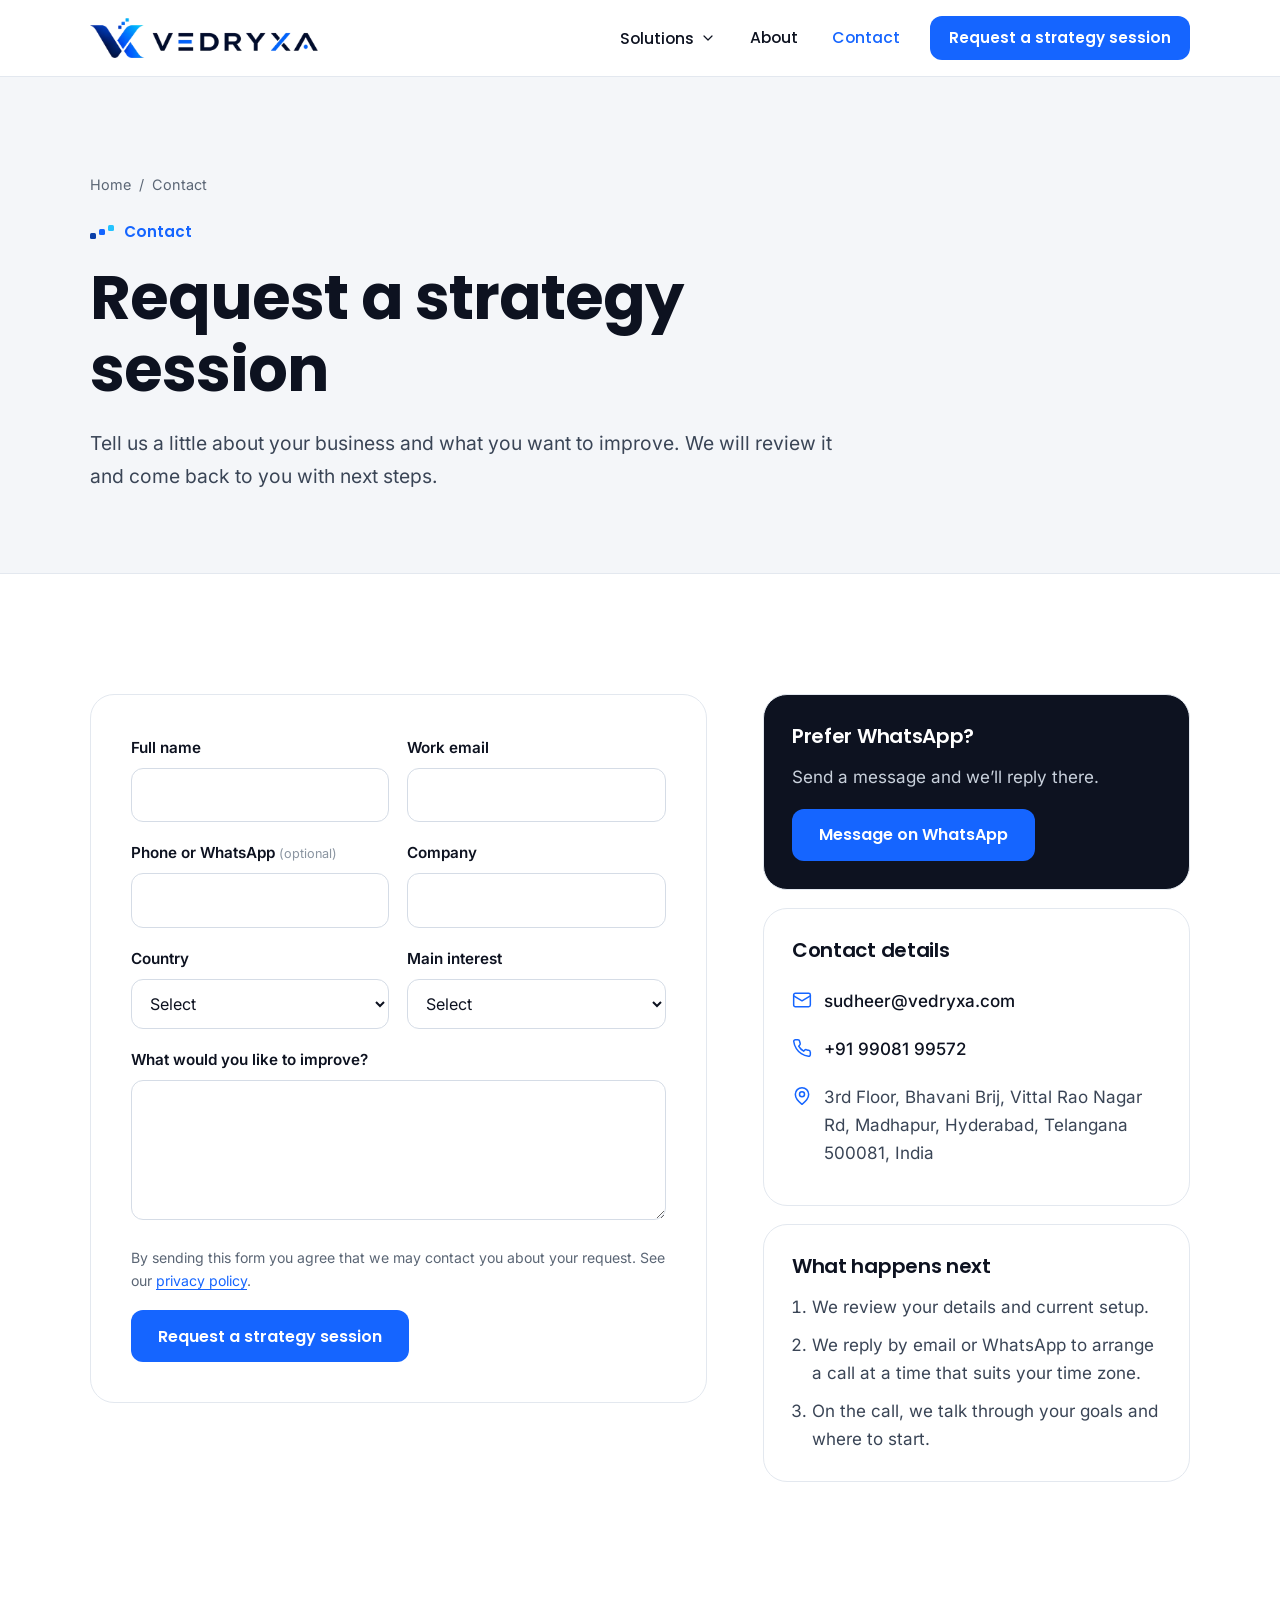
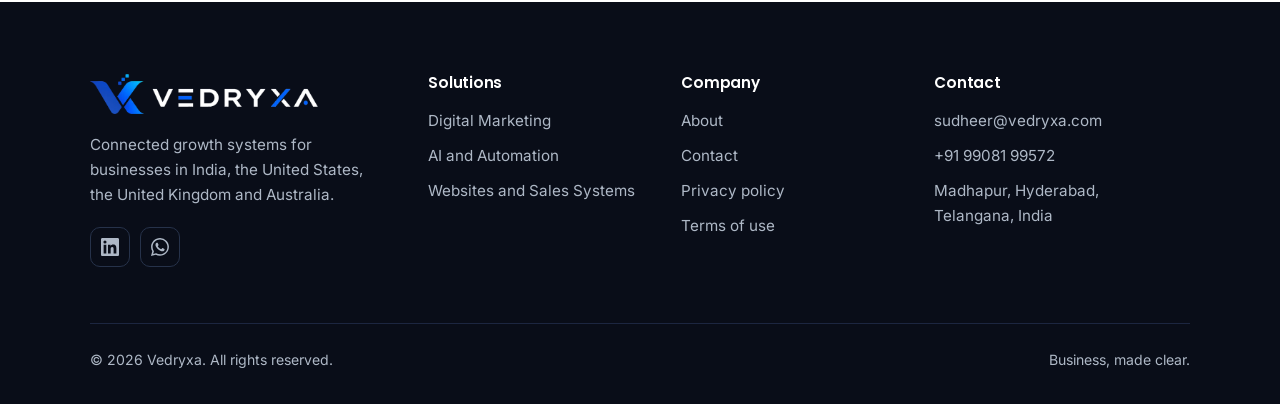
<file: contact/index.html>
<!doctype html>
<html lang="en">
<head>
<meta charset="utf-8">
<meta name="viewport" content="width=device-width, initial-scale=1, viewport-fit=cover">
<title>Contact Vedryxa | Request a Strategy Session</title>
<meta name="description" content="Request a strategy session with Vedryxa. Tell us about your business and goals, or message us on WhatsApp. Based in Madhapur, Hyderabad, India.">
<link rel="canonical" href="https://vedryxa.com/contact/">
<meta name="robots" content="index, follow, max-image-preview:large">
<meta name="theme-color" content="#0D1220">
<meta property="og:type" content="website">
<meta property="og:site_name" content="Vedryxa">
<meta property="og:title" content="Contact Vedryxa | Request a Strategy Session">
<meta property="og:description" content="Request a strategy session with Vedryxa. Tell us about your business and goals, or message us on WhatsApp. Based in Madhapur, Hyderabad, India.">
<meta property="og:url" content="https://vedryxa.com/contact/">
<meta property="og:image" content="https://vedryxa.com/assets/img/og-image.png">
<meta property="og:image:width" content="1200"><meta property="og:image:height" content="630">
<meta name="twitter:card" content="summary_large_image">
<link rel="icon" href="../favicon.ico" sizes="any">
<link rel="icon" type="image/png" sizes="32x32" href="../favicon-32x32.png">
<link rel="apple-touch-icon" href="../apple-touch-icon.png">
<link rel="manifest" href="../site.webmanifest">
<link rel="preload" href="../assets/fonts/poppins-latin-700-normal.woff2" as="font" type="font/woff2" crossorigin>
<link rel="preload" href="../assets/fonts/inter-latin-400-normal.woff2" as="font" type="font/woff2" crossorigin>
<link rel="stylesheet" href="../assets/css/styles.css">
<script type="application/ld+json">{"@context": "https://schema.org", "@type": "ContactPage", "name": "Contact Vedryxa", "url": "https://vedryxa.com/contact/", "about": {"@id": "https://vedryxa.com/#organization"}}</script>
<script type="application/ld+json">{"@context": "https://schema.org", "@type": "BreadcrumbList", "itemListElement": [{"@type": "ListItem", "position": 1, "name": "Home", "item": "https://vedryxa.com/"}, {"@type": "ListItem", "position": 2, "name": "Contact", "item": "https://vedryxa.com/contact/"}]}</script>
</head>
<body>
<a class="skip" href="#main">Skip to content</a>
<header class="site-header"><div class="wrap nav">
<a class="brand" href="../" aria-label="Vedryxa home"><img src="../assets/img/logo.webp" alt="Vedryxa" width="229" height="40"></a>
<button class="menu-btn" aria-expanded="false" aria-controls="nav-menu" aria-label="Open menu"><svg width="22" height="22" class="" viewBox="0 0 24 24" fill="none" stroke="currentColor" stroke-width="1.8" stroke-linecap="round" stroke-linejoin="round" aria-hidden="true"><path d="M4 6h16M4 12h16M4 18h16"/></svg></button>
<nav class="nav-menu" id="nav-menu" aria-label="Main">
<ul class="nav-list">
<li class="has-dd"><button class="nav-link" aria-expanded="false">Solutions <svg width="16" height="16" class="" viewBox="0 0 24 24" fill="none" stroke="currentColor" stroke-width="1.8" stroke-linecap="round" stroke-linejoin="round" aria-hidden="true"><path d="m6 9 6 6 6-6"/></svg></button>
<ul class="dropdown" role="list" style="list-style:none;margin:0"><li><a href="../solutions/digital-marketing/"><strong>Digital Marketing</strong><span>SEO, AI search, Google and Meta ads, social</span></a></li><li><a href="../solutions/ai-automation/"><strong>AI and Automation</strong><span>AI agents, chatbots, workflows, dashboards</span></a></li><li><a href="../solutions/websites-sales-systems/"><strong>Websites and Sales Systems</strong><span>Websites, e-commerce, CRM and follow-up</span></a></li></ul></li>
<li><a class="nav-link" href="../about/">About</a></li>
<li><a class="nav-link" href="../contact/" aria-current="page">Contact</a></li>
<li><a class="btn btn--primary btn--sm nav-cta" href="../contact/">Request a strategy session</a></li>
</ul></nav></div></header>
<main id="main">
<section class="page-hero"><div class="wrap"><nav class="crumbs" aria-label="Breadcrumb"><a href="../">Home</a> <span aria-hidden="true">/</span> <span aria-current="page">Contact</span></nav>
<div class="kicker"><span class="steps-mark"><i></i><i></i><i></i></span>Contact</div><h1>Request a strategy session</h1><p class="lede">Tell us a little about your business and what you want to improve. We will review it and come back to you with next steps.</p></div></section>
<section class="section"><div class="wrap contact-grid">
<form class="form" id="contact-form" novalidate>
<input type="hidden" name="access_key" value="YOUR_WEB3FORMS_ACCESS_KEY">
<input type="hidden" name="subject" value="New strategy session request from vedryxa.com">
<input type="hidden" name="from_name" value="Vedryxa website">
<input type="checkbox" name="botcheck" class="hp" tabindex="-1" autocomplete="off" aria-hidden="true">
<div class="row"><div class="field"><label for="f-name">Full name</label><input id="f-name" name="name" autocomplete="name" required></div>
<div class="field"><label for="f-email">Work email</label><input id="f-email" name="email" type="email" autocomplete="email" required></div></div>
<div class="row"><div class="field"><label for="f-phone">Phone or WhatsApp <small>(optional)</small></label><input id="f-phone" name="phone" type="tel" autocomplete="tel"></div>
<div class="field"><label for="f-company">Company</label><input id="f-company" name="company" autocomplete="organization" required></div></div>
<div class="row"><div class="field"><label for="f-country">Country</label><select id="f-country" name="country" required><option value="">Select</option><option>India</option><option>United States</option><option>United Kingdom</option><option>Australia</option><option>Other</option></select></div>
<div class="field"><label for="f-interest">Main interest</label><select id="f-interest" name="interest" required><option value="">Select</option><option>Digital marketing</option><option>AI search visibility</option><option>AI and automation</option><option>Website</option><option>Sales systems and CRM</option><option>Not sure yet</option></select></div></div>
<div class="field"><label for="f-msg">What would you like to improve?</label><textarea id="f-msg" name="message" required></textarea></div>
<p class="consent">By sending this form you agree that we may contact you about your request. See our <a href="../privacy/">privacy policy</a>.</p>
<div class="form-status" role="status" aria-live="polite"></div>
<div><button class="btn btn--primary" type="submit">Request a strategy session</button></div>
</form>
<aside class="side">
<div class="side-card wa"><h3>Prefer WhatsApp?</h3><p>Send a message and we&#8217;ll reply there.</p><a class="btn btn--primary" href="https://wa.me/919908199572" target="_blank" rel="noopener">Message on WhatsApp</a></div>
<div class="side-card"><h3>Contact details</h3>
<div class="contact-line"><svg class="" viewBox="0 0 24 24" fill="none" stroke="currentColor" stroke-width="1.8" stroke-linecap="round" stroke-linejoin="round" aria-hidden="true"><rect x="2" y="4" width="20" height="16" rx="2"/><path d="m22 7-10 6L2 7"/></svg><a href="mailto:sudheer@vedryxa.com">sudheer@vedryxa.com</a></div>
<div class="contact-line"><svg class="" viewBox="0 0 24 24" fill="none" stroke="currentColor" stroke-width="1.8" stroke-linecap="round" stroke-linejoin="round" aria-hidden="true"><path d="M22 16.9v3a2 2 0 0 1-2.2 2 19.8 19.8 0 0 1-8.6-3.1 19.5 19.5 0 0 1-6-6A19.8 19.8 0 0 1 2.1 4.2 2 2 0 0 1 4.1 2h3a2 2 0 0 1 2 1.7c.1.9.4 1.8.7 2.7a2 2 0 0 1-.5 2.1L8 9.8a16 16 0 0 0 6 6l1.3-1.3a2 2 0 0 1 2.1-.4c.9.3 1.8.6 2.7.7a2 2 0 0 1 1.7 2z"/></svg><a href="tel:+919908199572">+91 99081 99572</a></div>
<div class="contact-line"><svg class="" viewBox="0 0 24 24" fill="none" stroke="currentColor" stroke-width="1.8" stroke-linecap="round" stroke-linejoin="round" aria-hidden="true"><path d="M20 10c0 6-8 12-8 12s-8-6-8-12a8 8 0 0 1 16 0z"/><circle cx="12" cy="10" r="3"/></svg><span>3rd Floor, Bhavani Brij, Vittal Rao Nagar Rd, Madhapur, Hyderabad, Telangana 500081, India</span></div></div>
<div class="side-card"><h3>What happens next</h3><ol><li>We review your details and current setup.</li><li>We reply by email or WhatsApp to arrange a call at a time that suits your time zone.</li><li>On the call, we talk through your goals and where to start.</li></ol></div>
</aside>
</div></section>
</main>
<footer class="site-footer"><div class="wrap">
<div class="foot-grid">
<div><img src="../assets/img/logo-dark.webp" alt="Vedryxa" width="229" height="40" loading="lazy">
<p>Connected growth systems for businesses in India, the United States, the United Kingdom and Australia.</p>
<div class="social"><a href="https://www.linkedin.com/company/vedryxa/" target="_blank" rel="noopener" aria-label="Vedryxa on LinkedIn"><svg viewBox="0 0 24 24" aria-hidden="true"><path d="M20.4 20.5h-3.6v-5.6c0-1.3 0-3-1.8-3s-2.1 1.4-2.1 2.9v5.7H9.3V9h3.4v1.6h.1c.5-.9 1.6-1.8 3.4-1.8 3.6 0 4.3 2.4 4.3 5.5v6.2zM5.3 7.4a2.1 2.1 0 1 1 0-4.2 2.1 2.1 0 0 1 0 4.2zM7.1 20.5H3.5V9h3.6v11.5zM22.2 0H1.8C.8 0 0 .8 0 1.7v20.6c0 .9.8 1.7 1.8 1.7h20.4c1 0 1.8-.8 1.8-1.7V1.7C24 .8 23.2 0 22.2 0z"/></svg></a>
<a href="https://wa.me/919908199572" target="_blank" rel="noopener" aria-label="Message Vedryxa on WhatsApp"><svg viewBox="0 0 24 24" aria-hidden="true"><path d="M17.5 14.4c-.3-.1-1.8-.9-2-1-.3-.1-.5-.1-.7.1-.2.3-.8 1-.9 1.2-.2.2-.3.2-.6.1-.3-.1-1.3-.5-2.4-1.5-.9-.8-1.5-1.8-1.7-2.1-.2-.3 0-.5.1-.6l.4-.5c.2-.2.2-.3.3-.5.1-.2 0-.4 0-.5l-.9-2.2c-.2-.6-.5-.5-.7-.5h-.6c-.2 0-.5.1-.8.4-.3.3-1 1-1 2.5s1.1 2.9 1.2 3.1c.1.2 2.1 3.2 5.1 4.5.7.3 1.3.5 1.7.6.7.2 1.4.2 1.9.1.6-.1 1.8-.7 2-1.4.2-.7.2-1.3.2-1.4-.1-.1-.3-.2-.6-.3zM12 21.8c-1.8 0-3.5-.5-5-1.4l-.4-.2-3.7 1 1-3.6-.2-.4C2.6 15.6 2.1 13.8 2.1 12 2.1 6.5 6.5 2.1 12 2.1c2.6 0 5.1 1 7 2.9 1.9 1.9 2.9 4.4 2.9 7 0 5.5-4.4 9.8-9.9 9.8zM20.5 3.5A11.8 11.8 0 0 0 12 0C5.4 0 .1 5.3.1 11.9c0 2.1.5 4.1 1.6 5.9L0 24l6.3-1.7c1.7.9 3.7 1.4 5.7 1.4 6.6 0 11.9-5.3 11.9-11.9 0-3.2-1.2-6.2-3.4-8.3z"/></svg></a></div></div>
<div><h4>Solutions</h4><ul><li><a href="../solutions/digital-marketing/">Digital Marketing</a></li><li><a href="../solutions/ai-automation/">AI and Automation</a></li><li><a href="../solutions/websites-sales-systems/">Websites and Sales Systems</a></li></ul></div>
<div><h4>Company</h4><ul><li><a href="../about/">About</a></li><li><a href="../contact/">Contact</a></li><li><a href="../privacy/">Privacy policy</a></li><li><a href="../terms/">Terms of use</a></li></ul></div>
<div><h4>Contact</h4><ul><li><a href="mailto:sudheer@vedryxa.com">sudheer@vedryxa.com</a></li><li><a href="tel:+919908199572">+91 99081 99572</a></li><li>Madhapur, Hyderabad,<br>Telangana, India</li></ul></div>
</div>
<div class="foot-bottom"><span>&copy; <span data-year>2026</span> Vedryxa. All rights reserved.</span><span>Business, made clear.</span></div>
</div></footer>
<script src="../assets/js/main.js" defer></script>
</body>
</html>
</file>
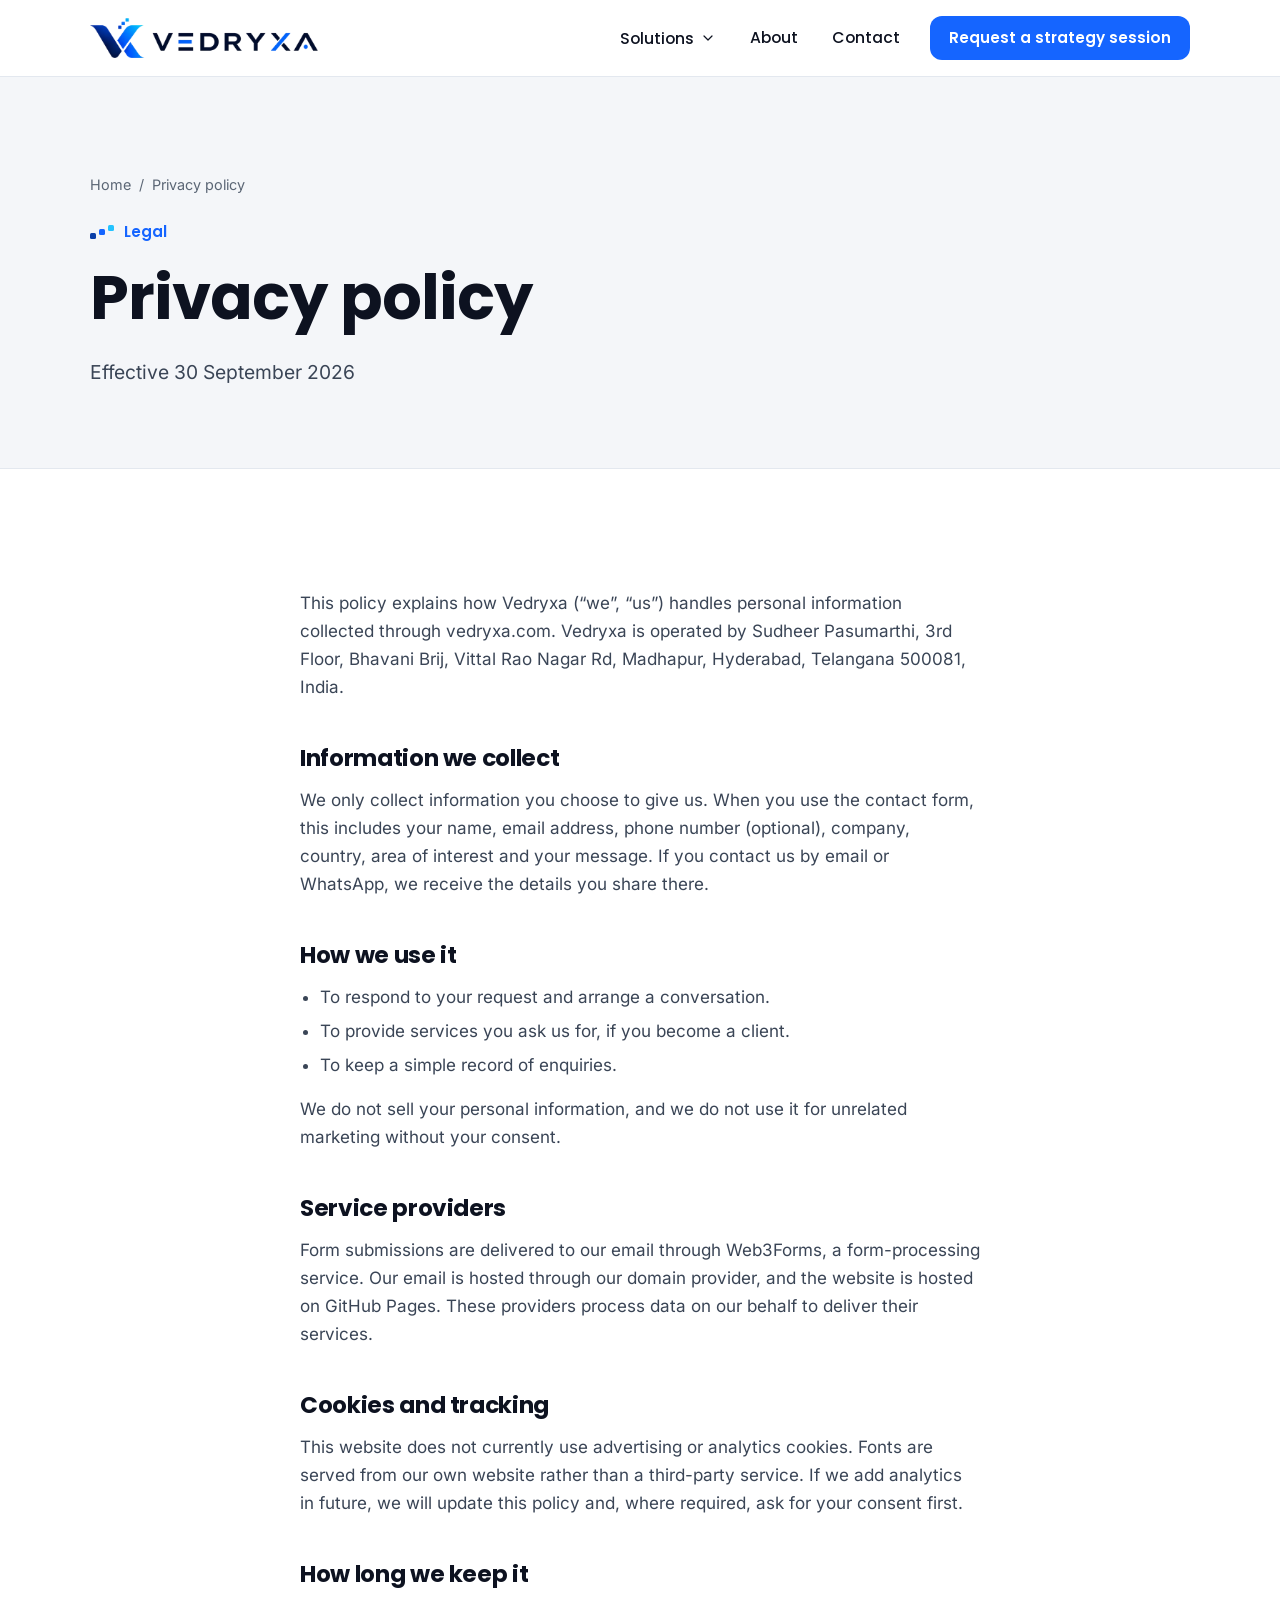
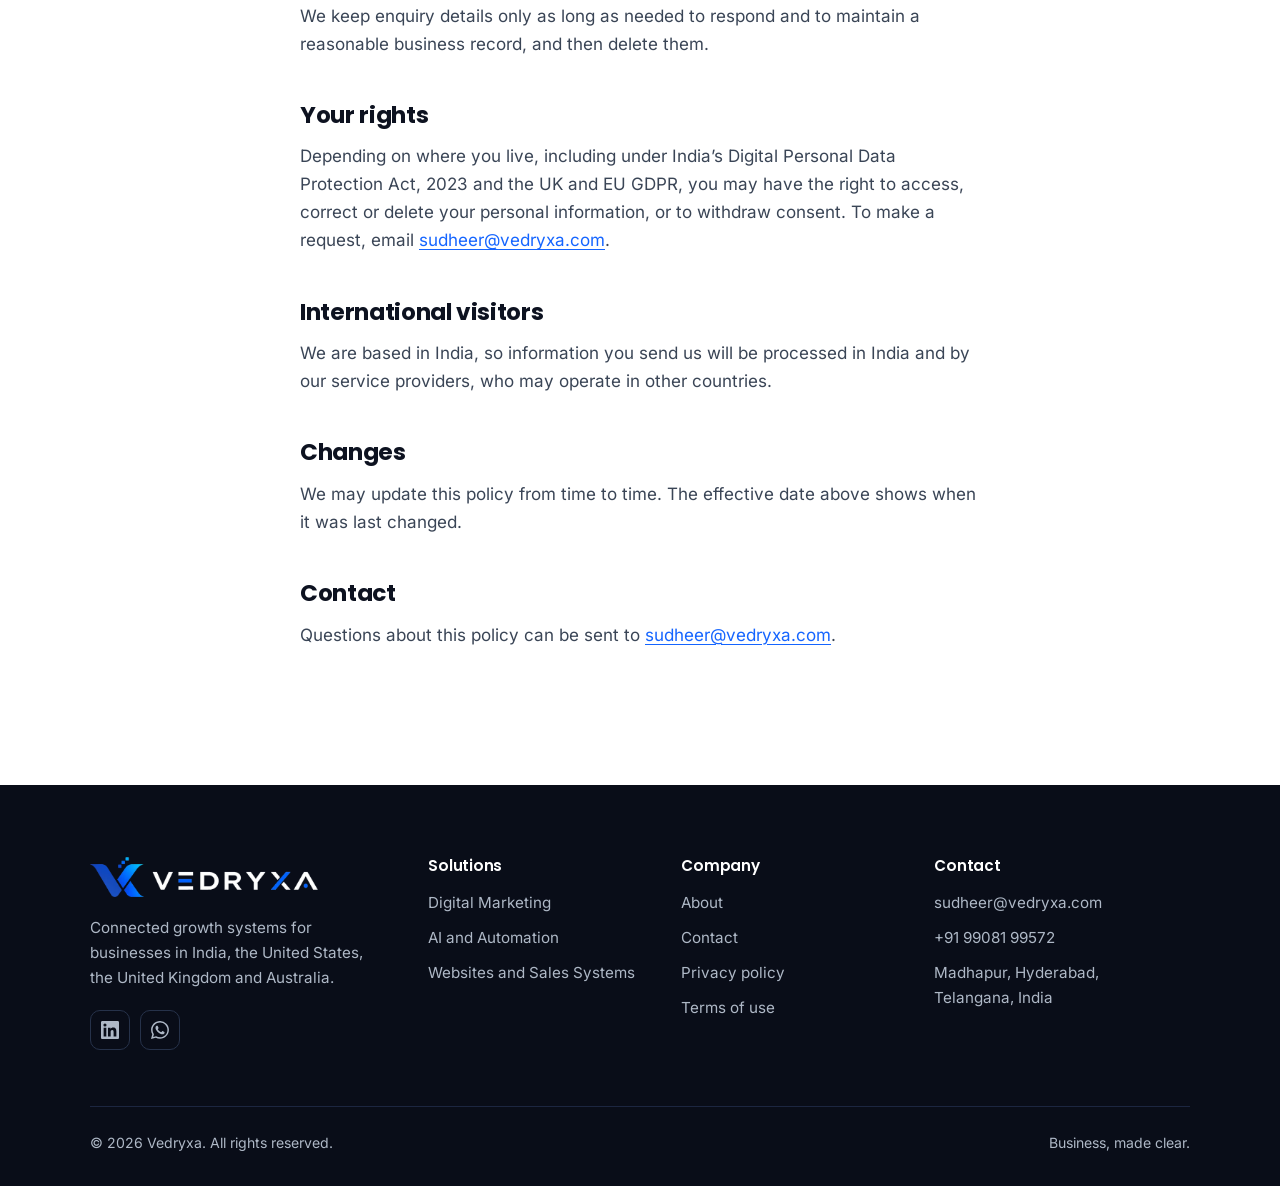
<file: privacy/index.html>
<!doctype html>
<html lang="en">
<head>
<meta charset="utf-8">
<meta name="viewport" content="width=device-width, initial-scale=1, viewport-fit=cover">
<title>Privacy Policy | Vedryxa</title>
<meta name="description" content="How Vedryxa collects, uses and protects the personal information you share through vedryxa.com, and how to exercise your privacy rights.">
<link rel="canonical" href="https://vedryxa.com/privacy/">
<meta name="robots" content="index, follow, max-image-preview:large">
<meta name="theme-color" content="#0D1220">
<meta property="og:type" content="website">
<meta property="og:site_name" content="Vedryxa">
<meta property="og:title" content="Privacy Policy | Vedryxa">
<meta property="og:description" content="How Vedryxa collects, uses and protects the personal information you share through vedryxa.com, and how to exercise your privacy rights.">
<meta property="og:url" content="https://vedryxa.com/privacy/">
<meta property="og:image" content="https://vedryxa.com/assets/img/og-image.png">
<meta property="og:image:width" content="1200"><meta property="og:image:height" content="630">
<meta name="twitter:card" content="summary_large_image">
<link rel="icon" href="../favicon.ico" sizes="any">
<link rel="icon" type="image/png" sizes="32x32" href="../favicon-32x32.png">
<link rel="apple-touch-icon" href="../apple-touch-icon.png">
<link rel="manifest" href="../site.webmanifest">
<link rel="preload" href="../assets/fonts/poppins-latin-700-normal.woff2" as="font" type="font/woff2" crossorigin>
<link rel="preload" href="../assets/fonts/inter-latin-400-normal.woff2" as="font" type="font/woff2" crossorigin>
<link rel="stylesheet" href="../assets/css/styles.css">
<script type="application/ld+json">{"@context": "https://schema.org", "@type": "BreadcrumbList", "itemListElement": [{"@type": "ListItem", "position": 1, "name": "Home", "item": "https://vedryxa.com/"}, {"@type": "ListItem", "position": 2, "name": "Privacy policy", "item": "https://vedryxa.com/privacy/"}]}</script>
</head>
<body>
<a class="skip" href="#main">Skip to content</a>
<header class="site-header"><div class="wrap nav">
<a class="brand" href="../" aria-label="Vedryxa home"><img src="../assets/img/logo.webp" alt="Vedryxa" width="229" height="40"></a>
<button class="menu-btn" aria-expanded="false" aria-controls="nav-menu" aria-label="Open menu"><svg width="22" height="22" class="" viewBox="0 0 24 24" fill="none" stroke="currentColor" stroke-width="1.8" stroke-linecap="round" stroke-linejoin="round" aria-hidden="true"><path d="M4 6h16M4 12h16M4 18h16"/></svg></button>
<nav class="nav-menu" id="nav-menu" aria-label="Main">
<ul class="nav-list">
<li class="has-dd"><button class="nav-link" aria-expanded="false">Solutions <svg width="16" height="16" class="" viewBox="0 0 24 24" fill="none" stroke="currentColor" stroke-width="1.8" stroke-linecap="round" stroke-linejoin="round" aria-hidden="true"><path d="m6 9 6 6 6-6"/></svg></button>
<ul class="dropdown" role="list" style="list-style:none;margin:0"><li><a href="../solutions/digital-marketing/"><strong>Digital Marketing</strong><span>SEO, AI search, Google and Meta ads, social</span></a></li><li><a href="../solutions/ai-automation/"><strong>AI and Automation</strong><span>AI agents, chatbots, workflows, dashboards</span></a></li><li><a href="../solutions/websites-sales-systems/"><strong>Websites and Sales Systems</strong><span>Websites, e-commerce, CRM and follow-up</span></a></li></ul></li>
<li><a class="nav-link" href="../about/">About</a></li>
<li><a class="nav-link" href="../contact/">Contact</a></li>
<li><a class="btn btn--primary btn--sm nav-cta" href="../contact/">Request a strategy session</a></li>
</ul></nav></div></header>
<main id="main">
<section class="page-hero"><div class="wrap"><nav class="crumbs" aria-label="Breadcrumb"><a href="../">Home</a> <span aria-hidden="true">/</span> <span aria-current="page">Privacy policy</span></nav>
<div class="kicker"><span class="steps-mark"><i></i><i></i><i></i></span>Legal</div><h1>Privacy policy</h1><p class="lede">Effective 30 September 2026</p></div></section>
<section class="section"><div class="wrap prose">
<p>This policy explains how Vedryxa (&#8220;we&#8221;, &#8220;us&#8221;) handles personal information collected through vedryxa.com. Vedryxa is operated by Sudheer Pasumarthi, 3rd Floor, Bhavani Brij, Vittal Rao Nagar Rd, Madhapur, Hyderabad, Telangana 500081, India.</p>
<h2>Information we collect</h2>
<p>We only collect information you choose to give us. When you use the contact form, this includes your name, email address, phone number (optional), company, country, area of interest and your message. If you contact us by email or WhatsApp, we receive the details you share there.</p>
<h2>How we use it</h2>
<ul><li>To respond to your request and arrange a conversation.</li><li>To provide services you ask us for, if you become a client.</li><li>To keep a simple record of enquiries.</li></ul>
<p>We do not sell your personal information, and we do not use it for unrelated marketing without your consent.</p>
<h2>Service providers</h2>
<p>Form submissions are delivered to our email through Web3Forms, a form-processing service. Our email is hosted through our domain provider, and the website is hosted on GitHub Pages. These providers process data on our behalf to deliver their services.</p>
<h2>Cookies and tracking</h2>
<p>This website does not currently use advertising or analytics cookies. Fonts are served from our own website rather than a third-party service. If we add analytics in future, we will update this policy and, where required, ask for your consent first.</p>
<h2>How long we keep it</h2>
<p>We keep enquiry details only as long as needed to respond and to maintain a reasonable business record, and then delete them.</p>
<h2>Your rights</h2>
<p>Depending on where you live, including under India&#8217;s Digital Personal Data Protection Act, 2023 and the UK and EU GDPR, you may have the right to access, correct or delete your personal information, or to withdraw consent. To make a request, email <a href="mailto:sudheer@vedryxa.com">sudheer@vedryxa.com</a>.</p>
<h2>International visitors</h2>
<p>We are based in India, so information you send us will be processed in India and by our service providers, who may operate in other countries.</p>
<h2>Changes</h2>
<p>We may update this policy from time to time. The effective date above shows when it was last changed.</p>
<h2>Contact</h2>
<p>Questions about this policy can be sent to <a href="mailto:sudheer@vedryxa.com">sudheer@vedryxa.com</a>.</p>
</div></section>
</main>
<footer class="site-footer"><div class="wrap">
<div class="foot-grid">
<div><img src="../assets/img/logo-dark.webp" alt="Vedryxa" width="229" height="40" loading="lazy">
<p>Connected growth systems for businesses in India, the United States, the United Kingdom and Australia.</p>
<div class="social"><a href="https://www.linkedin.com/company/vedryxa/" target="_blank" rel="noopener" aria-label="Vedryxa on LinkedIn"><svg viewBox="0 0 24 24" aria-hidden="true"><path d="M20.4 20.5h-3.6v-5.6c0-1.3 0-3-1.8-3s-2.1 1.4-2.1 2.9v5.7H9.3V9h3.4v1.6h.1c.5-.9 1.6-1.8 3.4-1.8 3.6 0 4.3 2.4 4.3 5.5v6.2zM5.3 7.4a2.1 2.1 0 1 1 0-4.2 2.1 2.1 0 0 1 0 4.2zM7.1 20.5H3.5V9h3.6v11.5zM22.2 0H1.8C.8 0 0 .8 0 1.7v20.6c0 .9.8 1.7 1.8 1.7h20.4c1 0 1.8-.8 1.8-1.7V1.7C24 .8 23.2 0 22.2 0z"/></svg></a>
<a href="https://wa.me/919908199572" target="_blank" rel="noopener" aria-label="Message Vedryxa on WhatsApp"><svg viewBox="0 0 24 24" aria-hidden="true"><path d="M17.5 14.4c-.3-.1-1.8-.9-2-1-.3-.1-.5-.1-.7.1-.2.3-.8 1-.9 1.2-.2.2-.3.2-.6.1-.3-.1-1.3-.5-2.4-1.5-.9-.8-1.5-1.8-1.7-2.1-.2-.3 0-.5.1-.6l.4-.5c.2-.2.2-.3.3-.5.1-.2 0-.4 0-.5l-.9-2.2c-.2-.6-.5-.5-.7-.5h-.6c-.2 0-.5.1-.8.4-.3.3-1 1-1 2.5s1.1 2.9 1.2 3.1c.1.2 2.1 3.2 5.1 4.5.7.3 1.3.5 1.7.6.7.2 1.4.2 1.9.1.6-.1 1.8-.7 2-1.4.2-.7.2-1.3.2-1.4-.1-.1-.3-.2-.6-.3zM12 21.8c-1.8 0-3.5-.5-5-1.4l-.4-.2-3.7 1 1-3.6-.2-.4C2.6 15.6 2.1 13.8 2.1 12 2.1 6.5 6.5 2.1 12 2.1c2.6 0 5.1 1 7 2.9 1.9 1.9 2.9 4.4 2.9 7 0 5.5-4.4 9.8-9.9 9.8zM20.5 3.5A11.8 11.8 0 0 0 12 0C5.4 0 .1 5.3.1 11.9c0 2.1.5 4.1 1.6 5.9L0 24l6.3-1.7c1.7.9 3.7 1.4 5.7 1.4 6.6 0 11.9-5.3 11.9-11.9 0-3.2-1.2-6.2-3.4-8.3z"/></svg></a></div></div>
<div><h4>Solutions</h4><ul><li><a href="../solutions/digital-marketing/">Digital Marketing</a></li><li><a href="../solutions/ai-automation/">AI and Automation</a></li><li><a href="../solutions/websites-sales-systems/">Websites and Sales Systems</a></li></ul></div>
<div><h4>Company</h4><ul><li><a href="../about/">About</a></li><li><a href="../contact/">Contact</a></li><li><a href="../privacy/">Privacy policy</a></li><li><a href="../terms/">Terms of use</a></li></ul></div>
<div><h4>Contact</h4><ul><li><a href="mailto:sudheer@vedryxa.com">sudheer@vedryxa.com</a></li><li><a href="tel:+919908199572">+91 99081 99572</a></li><li>Madhapur, Hyderabad,<br>Telangana, India</li></ul></div>
</div>
<div class="foot-bottom"><span>&copy; <span data-year>2026</span> Vedryxa. All rights reserved.</span><span>Business, made clear.</span></div>
</div></footer>
<script src="../assets/js/main.js" defer></script>
</body>
</html>
</file>
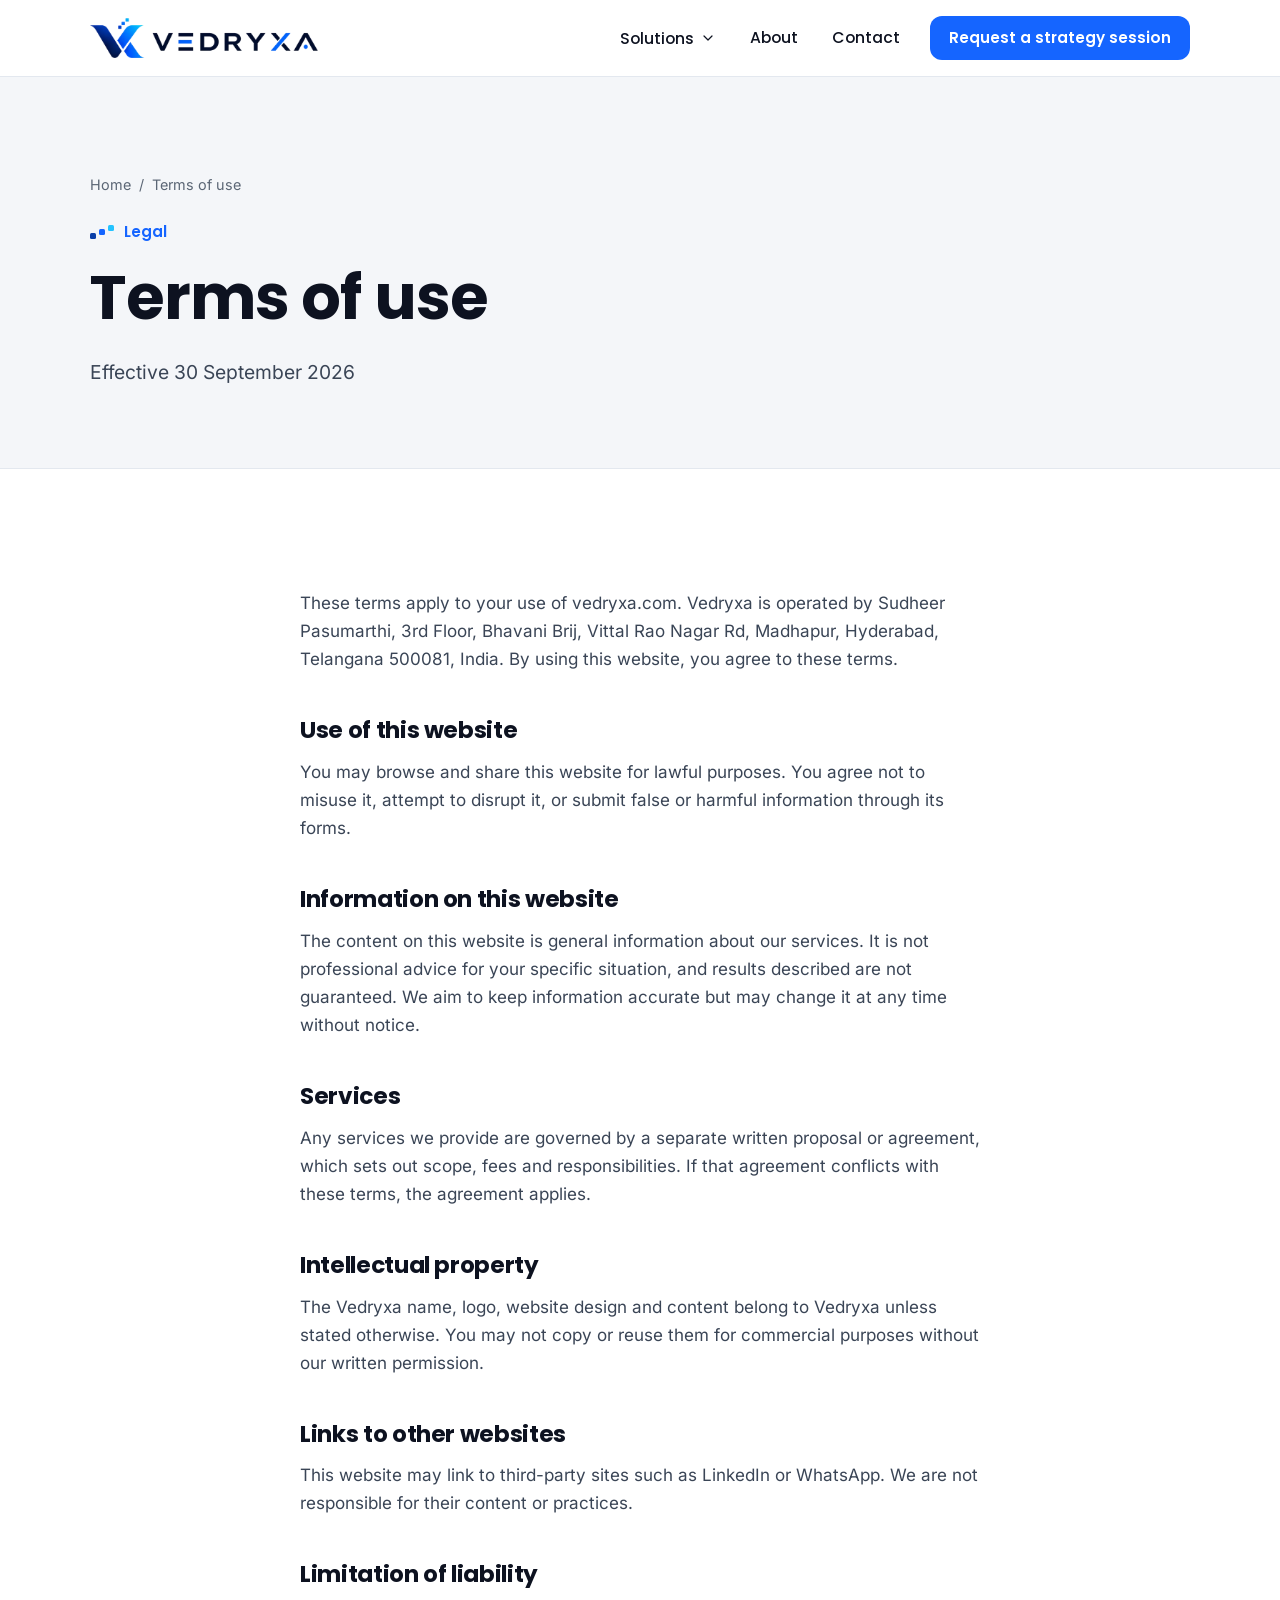
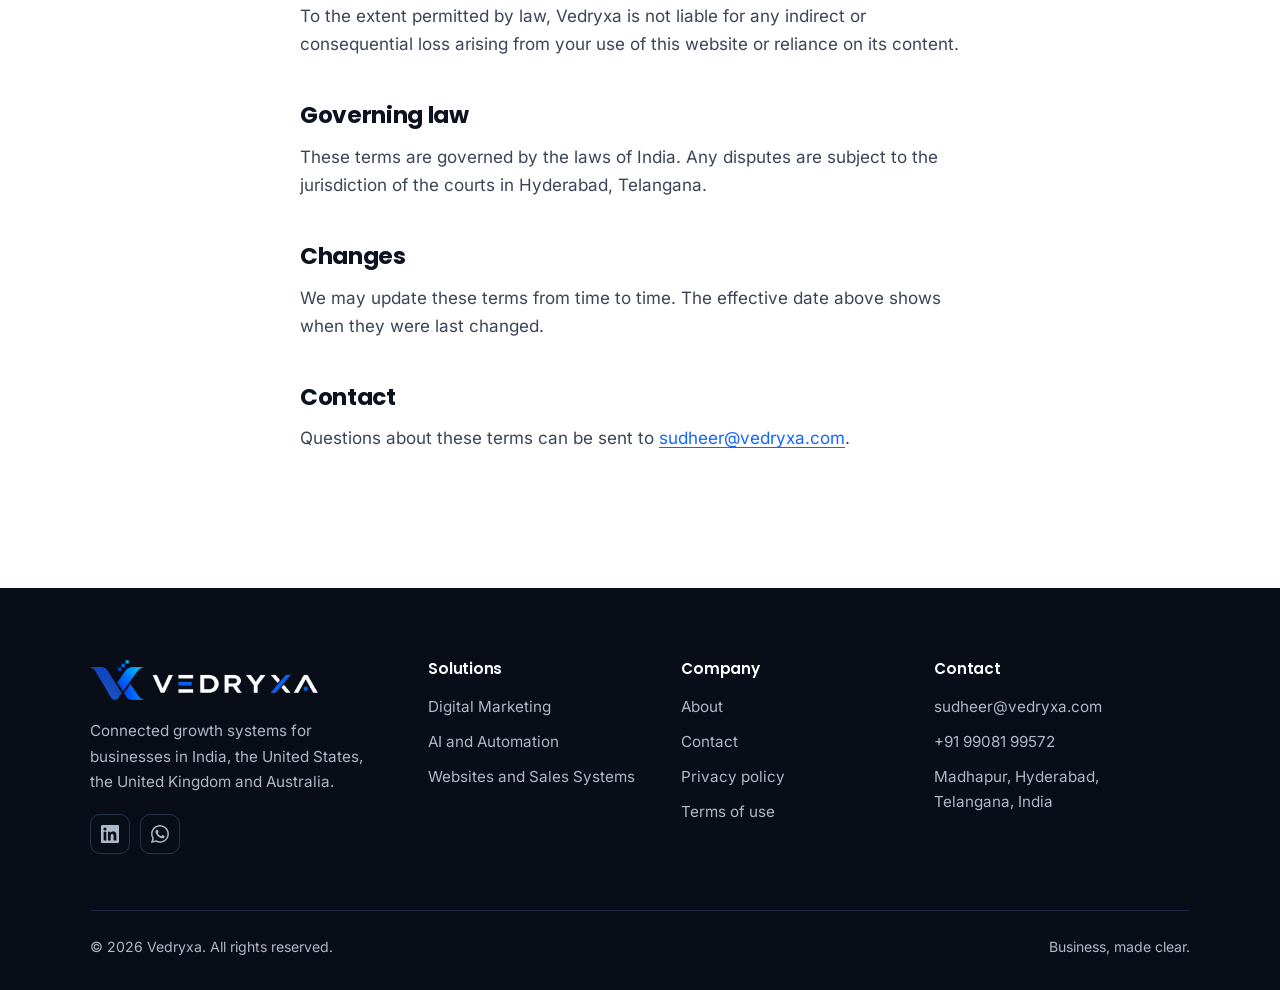
<file: terms/index.html>
<!doctype html>
<html lang="en">
<head>
<meta charset="utf-8">
<meta name="viewport" content="width=device-width, initial-scale=1, viewport-fit=cover">
<title>Terms of Use | Vedryxa</title>
<meta name="description" content="The terms that apply when you use vedryxa.com, including use of content, services, intellectual property and governing law.">
<link rel="canonical" href="https://vedryxa.com/terms/">
<meta name="robots" content="index, follow, max-image-preview:large">
<meta name="theme-color" content="#0D1220">
<meta property="og:type" content="website">
<meta property="og:site_name" content="Vedryxa">
<meta property="og:title" content="Terms of Use | Vedryxa">
<meta property="og:description" content="The terms that apply when you use vedryxa.com, including use of content, services, intellectual property and governing law.">
<meta property="og:url" content="https://vedryxa.com/terms/">
<meta property="og:image" content="https://vedryxa.com/assets/img/og-image.png">
<meta property="og:image:width" content="1200"><meta property="og:image:height" content="630">
<meta name="twitter:card" content="summary_large_image">
<link rel="icon" href="../favicon.ico" sizes="any">
<link rel="icon" type="image/png" sizes="32x32" href="../favicon-32x32.png">
<link rel="apple-touch-icon" href="../apple-touch-icon.png">
<link rel="manifest" href="../site.webmanifest">
<link rel="preload" href="../assets/fonts/poppins-latin-700-normal.woff2" as="font" type="font/woff2" crossorigin>
<link rel="preload" href="../assets/fonts/inter-latin-400-normal.woff2" as="font" type="font/woff2" crossorigin>
<link rel="stylesheet" href="../assets/css/styles.css">
<script type="application/ld+json">{"@context": "https://schema.org", "@type": "BreadcrumbList", "itemListElement": [{"@type": "ListItem", "position": 1, "name": "Home", "item": "https://vedryxa.com/"}, {"@type": "ListItem", "position": 2, "name": "Terms of use", "item": "https://vedryxa.com/terms/"}]}</script>
</head>
<body>
<a class="skip" href="#main">Skip to content</a>
<header class="site-header"><div class="wrap nav">
<a class="brand" href="../" aria-label="Vedryxa home"><img src="../assets/img/logo.webp" alt="Vedryxa" width="229" height="40"></a>
<button class="menu-btn" aria-expanded="false" aria-controls="nav-menu" aria-label="Open menu"><svg width="22" height="22" class="" viewBox="0 0 24 24" fill="none" stroke="currentColor" stroke-width="1.8" stroke-linecap="round" stroke-linejoin="round" aria-hidden="true"><path d="M4 6h16M4 12h16M4 18h16"/></svg></button>
<nav class="nav-menu" id="nav-menu" aria-label="Main">
<ul class="nav-list">
<li class="has-dd"><button class="nav-link" aria-expanded="false">Solutions <svg width="16" height="16" class="" viewBox="0 0 24 24" fill="none" stroke="currentColor" stroke-width="1.8" stroke-linecap="round" stroke-linejoin="round" aria-hidden="true"><path d="m6 9 6 6 6-6"/></svg></button>
<ul class="dropdown" role="list" style="list-style:none;margin:0"><li><a href="../solutions/digital-marketing/"><strong>Digital Marketing</strong><span>SEO, AI search, Google and Meta ads, social</span></a></li><li><a href="../solutions/ai-automation/"><strong>AI and Automation</strong><span>AI agents, chatbots, workflows, dashboards</span></a></li><li><a href="../solutions/websites-sales-systems/"><strong>Websites and Sales Systems</strong><span>Websites, e-commerce, CRM and follow-up</span></a></li></ul></li>
<li><a class="nav-link" href="../about/">About</a></li>
<li><a class="nav-link" href="../contact/">Contact</a></li>
<li><a class="btn btn--primary btn--sm nav-cta" href="../contact/">Request a strategy session</a></li>
</ul></nav></div></header>
<main id="main">
<section class="page-hero"><div class="wrap"><nav class="crumbs" aria-label="Breadcrumb"><a href="../">Home</a> <span aria-hidden="true">/</span> <span aria-current="page">Terms of use</span></nav>
<div class="kicker"><span class="steps-mark"><i></i><i></i><i></i></span>Legal</div><h1>Terms of use</h1><p class="lede">Effective 30 September 2026</p></div></section>
<section class="section"><div class="wrap prose">
<p>These terms apply to your use of vedryxa.com. Vedryxa is operated by Sudheer Pasumarthi, 3rd Floor, Bhavani Brij, Vittal Rao Nagar Rd, Madhapur, Hyderabad, Telangana 500081, India. By using this website, you agree to these terms.</p>
<h2>Use of this website</h2>
<p>You may browse and share this website for lawful purposes. You agree not to misuse it, attempt to disrupt it, or submit false or harmful information through its forms.</p>
<h2>Information on this website</h2>
<p>The content on this website is general information about our services. It is not professional advice for your specific situation, and results described are not guaranteed. We aim to keep information accurate but may change it at any time without notice.</p>
<h2>Services</h2>
<p>Any services we provide are governed by a separate written proposal or agreement, which sets out scope, fees and responsibilities. If that agreement conflicts with these terms, the agreement applies.</p>
<h2>Intellectual property</h2>
<p>The Vedryxa name, logo, website design and content belong to Vedryxa unless stated otherwise. You may not copy or reuse them for commercial purposes without our written permission.</p>
<h2>Links to other websites</h2>
<p>This website may link to third-party sites such as LinkedIn or WhatsApp. We are not responsible for their content or practices.</p>
<h2>Limitation of liability</h2>
<p>To the extent permitted by law, Vedryxa is not liable for any indirect or consequential loss arising from your use of this website or reliance on its content.</p>
<h2>Governing law</h2>
<p>These terms are governed by the laws of India. Any disputes are subject to the jurisdiction of the courts in Hyderabad, Telangana.</p>
<h2>Changes</h2>
<p>We may update these terms from time to time. The effective date above shows when they were last changed.</p>
<h2>Contact</h2>
<p>Questions about these terms can be sent to <a href="mailto:sudheer@vedryxa.com">sudheer@vedryxa.com</a>.</p>
</div></section>
</main>
<footer class="site-footer"><div class="wrap">
<div class="foot-grid">
<div><img src="../assets/img/logo-dark.webp" alt="Vedryxa" width="229" height="40" loading="lazy">
<p>Connected growth systems for businesses in India, the United States, the United Kingdom and Australia.</p>
<div class="social"><a href="https://www.linkedin.com/company/vedryxa/" target="_blank" rel="noopener" aria-label="Vedryxa on LinkedIn"><svg viewBox="0 0 24 24" aria-hidden="true"><path d="M20.4 20.5h-3.6v-5.6c0-1.3 0-3-1.8-3s-2.1 1.4-2.1 2.9v5.7H9.3V9h3.4v1.6h.1c.5-.9 1.6-1.8 3.4-1.8 3.6 0 4.3 2.4 4.3 5.5v6.2zM5.3 7.4a2.1 2.1 0 1 1 0-4.2 2.1 2.1 0 0 1 0 4.2zM7.1 20.5H3.5V9h3.6v11.5zM22.2 0H1.8C.8 0 0 .8 0 1.7v20.6c0 .9.8 1.7 1.8 1.7h20.4c1 0 1.8-.8 1.8-1.7V1.7C24 .8 23.2 0 22.2 0z"/></svg></a>
<a href="https://wa.me/919908199572" target="_blank" rel="noopener" aria-label="Message Vedryxa on WhatsApp"><svg viewBox="0 0 24 24" aria-hidden="true"><path d="M17.5 14.4c-.3-.1-1.8-.9-2-1-.3-.1-.5-.1-.7.1-.2.3-.8 1-.9 1.2-.2.2-.3.2-.6.1-.3-.1-1.3-.5-2.4-1.5-.9-.8-1.5-1.8-1.7-2.1-.2-.3 0-.5.1-.6l.4-.5c.2-.2.2-.3.3-.5.1-.2 0-.4 0-.5l-.9-2.2c-.2-.6-.5-.5-.7-.5h-.6c-.2 0-.5.1-.8.4-.3.3-1 1-1 2.5s1.1 2.9 1.2 3.1c.1.2 2.1 3.2 5.1 4.5.7.3 1.3.5 1.7.6.7.2 1.4.2 1.9.1.6-.1 1.8-.7 2-1.4.2-.7.2-1.3.2-1.4-.1-.1-.3-.2-.6-.3zM12 21.8c-1.8 0-3.5-.5-5-1.4l-.4-.2-3.7 1 1-3.6-.2-.4C2.6 15.6 2.1 13.8 2.1 12 2.1 6.5 6.5 2.1 12 2.1c2.6 0 5.1 1 7 2.9 1.9 1.9 2.9 4.4 2.9 7 0 5.5-4.4 9.8-9.9 9.8zM20.5 3.5A11.8 11.8 0 0 0 12 0C5.4 0 .1 5.3.1 11.9c0 2.1.5 4.1 1.6 5.9L0 24l6.3-1.7c1.7.9 3.7 1.4 5.7 1.4 6.6 0 11.9-5.3 11.9-11.9 0-3.2-1.2-6.2-3.4-8.3z"/></svg></a></div></div>
<div><h4>Solutions</h4><ul><li><a href="../solutions/digital-marketing/">Digital Marketing</a></li><li><a href="../solutions/ai-automation/">AI and Automation</a></li><li><a href="../solutions/websites-sales-systems/">Websites and Sales Systems</a></li></ul></div>
<div><h4>Company</h4><ul><li><a href="../about/">About</a></li><li><a href="../contact/">Contact</a></li><li><a href="../privacy/">Privacy policy</a></li><li><a href="../terms/">Terms of use</a></li></ul></div>
<div><h4>Contact</h4><ul><li><a href="mailto:sudheer@vedryxa.com">sudheer@vedryxa.com</a></li><li><a href="tel:+919908199572">+91 99081 99572</a></li><li>Madhapur, Hyderabad,<br>Telangana, India</li></ul></div>
</div>
<div class="foot-bottom"><span>&copy; <span data-year>2026</span> Vedryxa. All rights reserved.</span><span>Business, made clear.</span></div>
</div></footer>
<script src="../assets/js/main.js" defer></script>
</body>
</html>
</file>
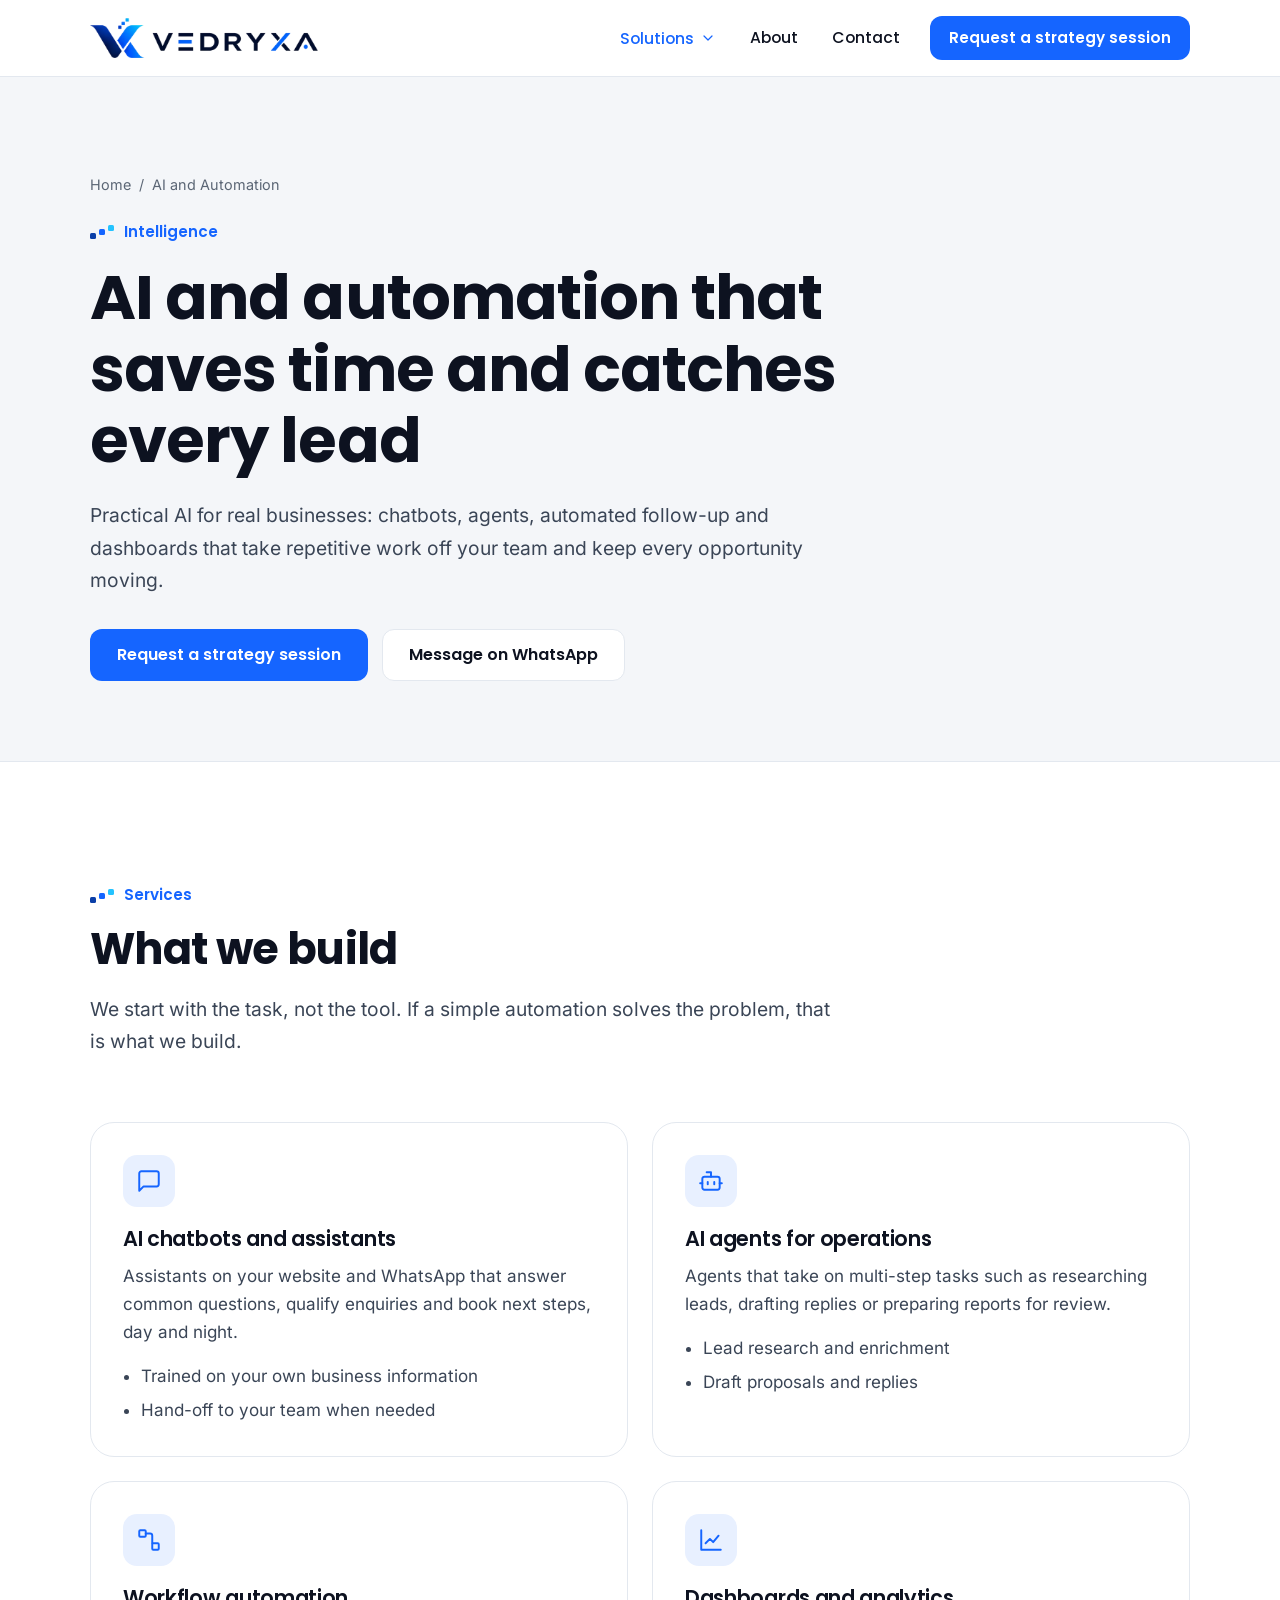
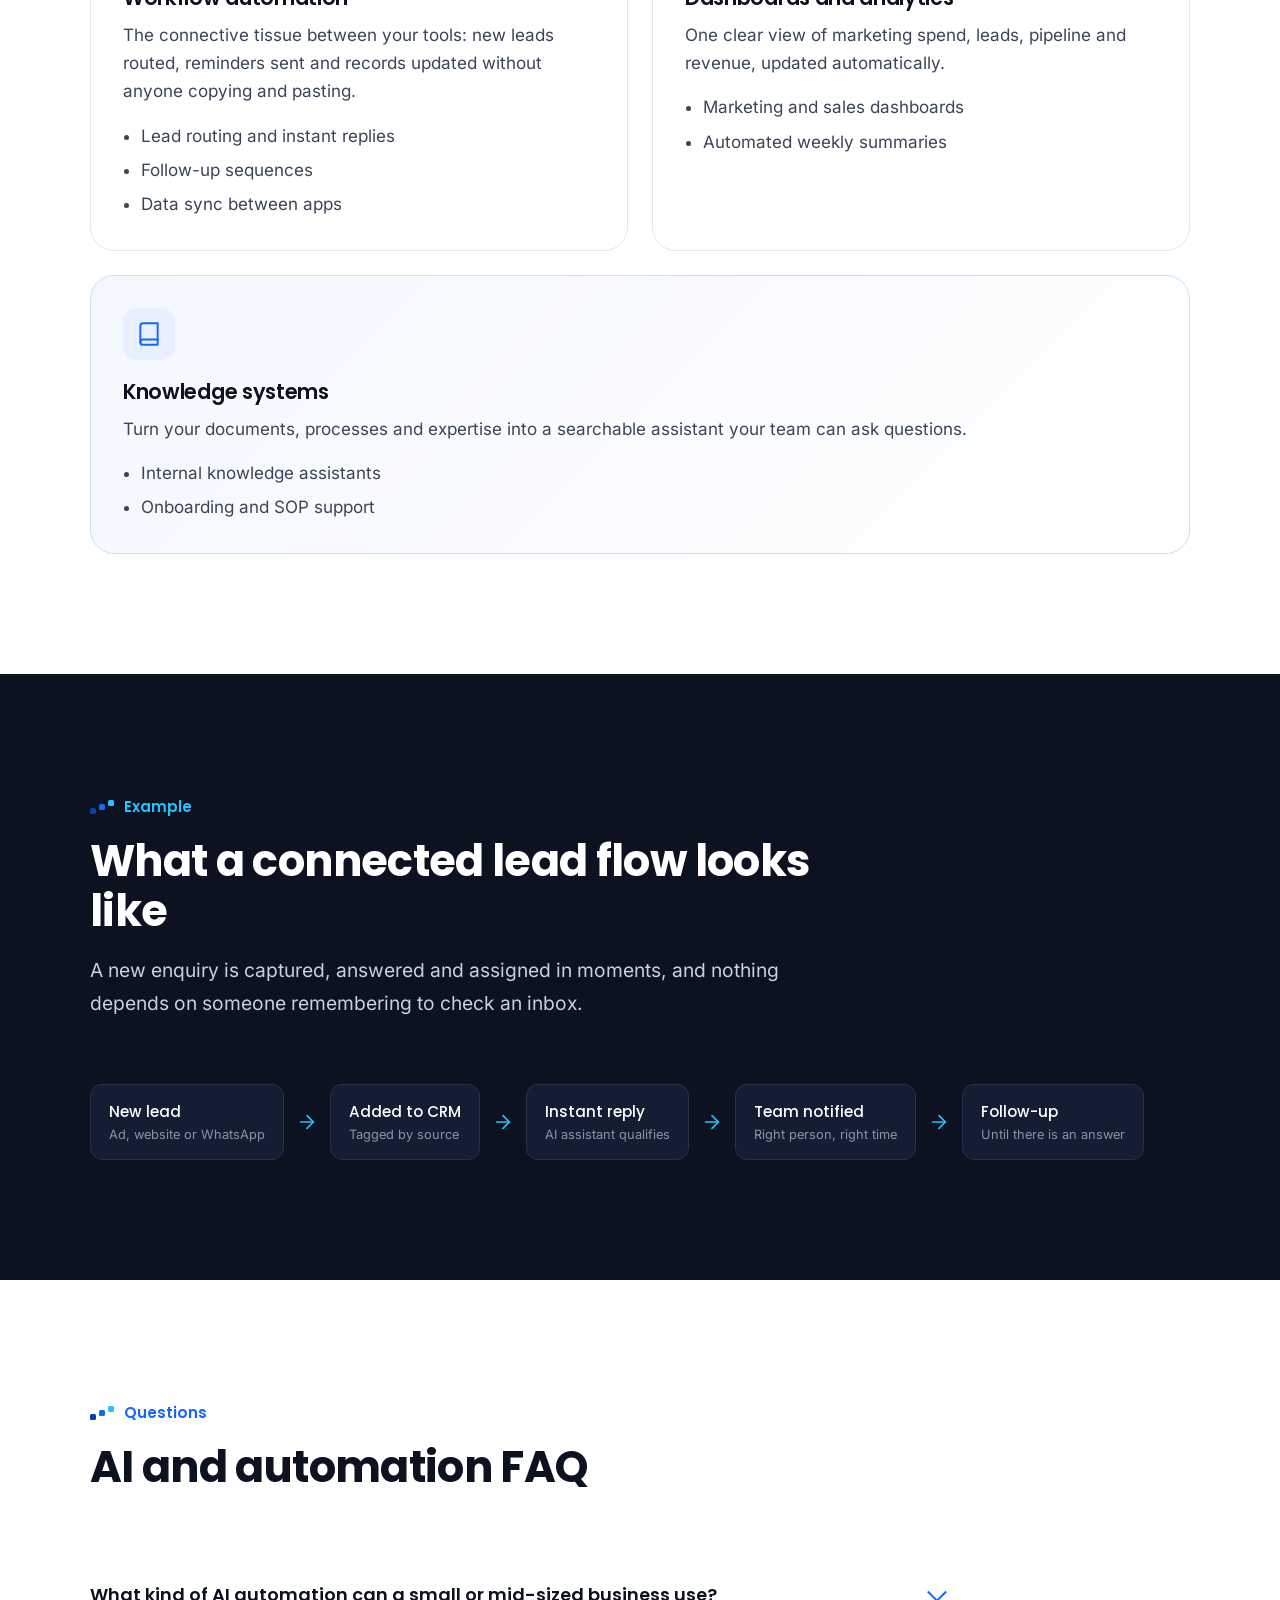
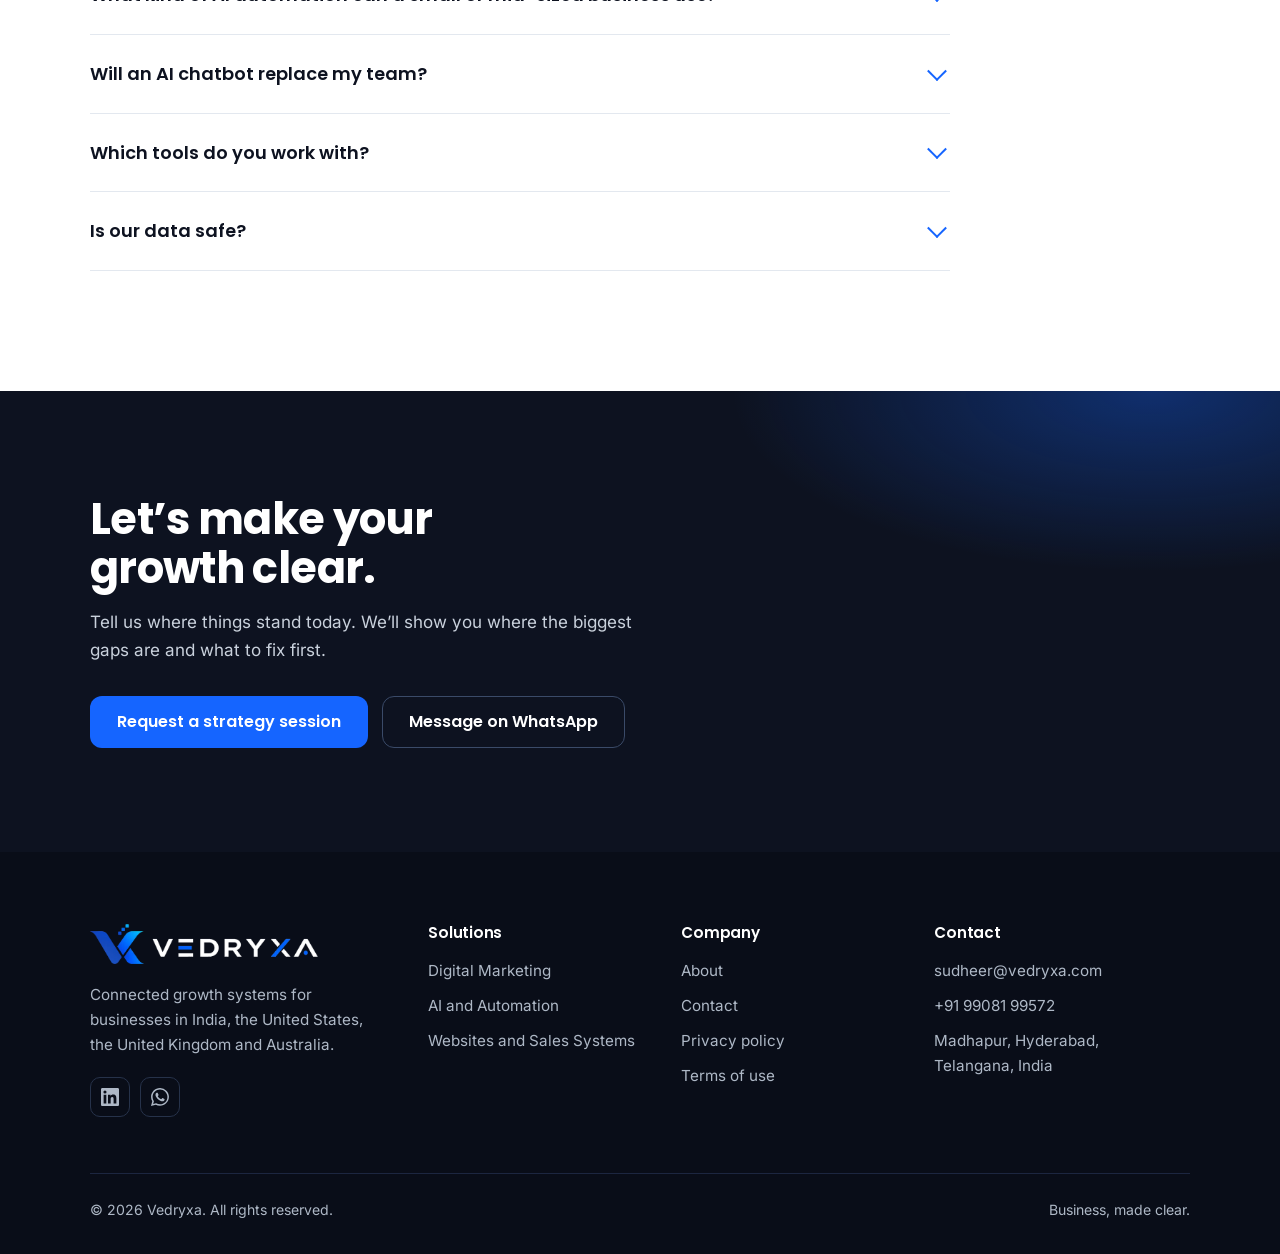
<file: solutions/ai-automation/index.html>
<!doctype html>
<html lang="en">
<head>
<meta charset="utf-8">
<meta name="viewport" content="width=device-width, initial-scale=1, viewport-fit=cover">
<title>AI Automation, AI Agents &amp; Chatbots for Business | Vedryxa</title>
<meta name="description" content="Practical AI for business: chatbots, AI agents, workflow automation and dashboards that save time and follow up on every lead. Remote, worldwide.">
<link rel="canonical" href="https://vedryxa.com/solutions/ai-automation/">
<meta name="robots" content="index, follow, max-image-preview:large">
<meta name="theme-color" content="#0D1220">
<meta property="og:type" content="website">
<meta property="og:site_name" content="Vedryxa">
<meta property="og:title" content="AI Automation, AI Agents &amp; Chatbots for Business | Vedryxa">
<meta property="og:description" content="Practical AI for business: chatbots, AI agents, workflow automation and dashboards that save time and follow up on every lead. Remote, worldwide.">
<meta property="og:url" content="https://vedryxa.com/solutions/ai-automation/">
<meta property="og:image" content="https://vedryxa.com/assets/img/og-image.png">
<meta property="og:image:width" content="1200"><meta property="og:image:height" content="630">
<meta name="twitter:card" content="summary_large_image">
<link rel="icon" href="../../favicon.ico" sizes="any">
<link rel="icon" type="image/png" sizes="32x32" href="../../favicon-32x32.png">
<link rel="apple-touch-icon" href="../../apple-touch-icon.png">
<link rel="manifest" href="../../site.webmanifest">
<link rel="preload" href="../../assets/fonts/poppins-latin-700-normal.woff2" as="font" type="font/woff2" crossorigin>
<link rel="preload" href="../../assets/fonts/inter-latin-400-normal.woff2" as="font" type="font/woff2" crossorigin>
<link rel="stylesheet" href="../../assets/css/styles.css">
<script type="application/ld+json">{"@context": "https://schema.org", "@type": "Service", "name": "AI and automation", "description": "AI chatbots, AI agents, workflow automation, dashboards and knowledge systems for businesses.", "url": "https://vedryxa.com/solutions/ai-automation/", "provider": {"@id": "https://vedryxa.com/#organization"}, "areaServed": ["IN", "US", "GB", "AU"], "hasOfferCatalog": {"@type": "OfferCatalog", "name": "AI and automation", "itemListElement": [{"@type": "Offer", "itemOffered": {"@type": "Service", "name": "AI chatbots and assistants"}}, {"@type": "Offer", "itemOffered": {"@type": "Service", "name": "AI agents"}}, {"@type": "Offer", "itemOffered": {"@type": "Service", "name": "Workflow automation"}}, {"@type": "Offer", "itemOffered": {"@type": "Service", "name": "Dashboards and analytics"}}, {"@type": "Offer", "itemOffered": {"@type": "Service", "name": "Knowledge systems"}}]}}</script>
<script type="application/ld+json">{"@context": "https://schema.org", "@type": "BreadcrumbList", "itemListElement": [{"@type": "ListItem", "position": 1, "name": "Home", "item": "https://vedryxa.com/"}, {"@type": "ListItem", "position": 2, "name": "AI and Automation", "item": "https://vedryxa.com/solutions/ai-automation/"}]}</script>
<script type="application/ld+json">{"@context": "https://schema.org", "@type": "FAQPage", "mainEntity": [{"@type": "Question", "name": "What kind of AI automation can a small or mid-sized business use?", "acceptedAnswer": {"@type": "Answer", "text": "The most useful starting points are usually lead response, follow-up reminders, routine reporting and customer questions. These are repetitive, time-sensitive tasks where automation saves hours each week and stops leads from slipping through."}}, {"@type": "Question", "name": "Will an AI chatbot replace my team?", "acceptedAnswer": {"@type": "Answer", "text": "No. A well-built assistant handles common questions and collects details at any hour, then hands qualified conversations to your team. Your people spend more time on the conversations that need them."}}, {"@type": "Question", "name": "Which tools do you work with?", "acceptedAnswer": {"@type": "Answer", "text": "We choose tools to fit your business rather than forcing one platform. That can include CRMs, WhatsApp Business, Google Workspace, automation platforms and large language models from providers such as OpenAI, Anthropic and Google."}}, {"@type": "Question", "name": "Is our data safe?", "acceptedAnswer": {"@type": "Answer", "text": "We design automations to use only the data they need, use your own accounts wherever possible, and document what each automation does so you stay in control."}}]}</script>
</head>
<body>
<a class="skip" href="#main">Skip to content</a>
<header class="site-header"><div class="wrap nav">
<a class="brand" href="../../" aria-label="Vedryxa home"><img src="../../assets/img/logo.webp" alt="Vedryxa" width="229" height="40"></a>
<button class="menu-btn" aria-expanded="false" aria-controls="nav-menu" aria-label="Open menu"><svg width="22" height="22" class="" viewBox="0 0 24 24" fill="none" stroke="currentColor" stroke-width="1.8" stroke-linecap="round" stroke-linejoin="round" aria-hidden="true"><path d="M4 6h16M4 12h16M4 18h16"/></svg></button>
<nav class="nav-menu" id="nav-menu" aria-label="Main">
<ul class="nav-list">
<li class="has-dd"><button class="nav-link" aria-expanded="false" aria-current="page">Solutions <svg width="16" height="16" class="" viewBox="0 0 24 24" fill="none" stroke="currentColor" stroke-width="1.8" stroke-linecap="round" stroke-linejoin="round" aria-hidden="true"><path d="m6 9 6 6 6-6"/></svg></button>
<ul class="dropdown" role="list" style="list-style:none;margin:0"><li><a href="../../solutions/digital-marketing/"><strong>Digital Marketing</strong><span>SEO, AI search, Google and Meta ads, social</span></a></li><li><a href="../../solutions/ai-automation/"><strong>AI and Automation</strong><span>AI agents, chatbots, workflows, dashboards</span></a></li><li><a href="../../solutions/websites-sales-systems/"><strong>Websites and Sales Systems</strong><span>Websites, e-commerce, CRM and follow-up</span></a></li></ul></li>
<li><a class="nav-link" href="../../about/">About</a></li>
<li><a class="nav-link" href="../../contact/">Contact</a></li>
<li><a class="btn btn--primary btn--sm nav-cta" href="../../contact/">Request a strategy session</a></li>
</ul></nav></div></header>
<main id="main">
<section class="page-hero"><div class="wrap"><nav class="crumbs" aria-label="Breadcrumb"><a href="../../">Home</a> <span aria-hidden="true">/</span> <span aria-current="page">AI and Automation</span></nav>
<div class="kicker"><span class="steps-mark"><i></i><i></i><i></i></span>Intelligence</div><h1>AI and automation that saves time and catches every lead</h1><p class="lede">Practical AI for real businesses: chatbots, agents, automated follow-up and dashboards that take repetitive work off your team and keep every opportunity moving.</p><div class="btn-row"><a class="btn btn--primary" href="../../contact/">Request a strategy session</a><a class="btn btn--ghost" href="https://wa.me/919908199572" target="_blank" rel="noopener">Message on WhatsApp</a></div></div></section>
<section class="section" aria-labelledby="ai-s"><div class="wrap">
<div class="head"><div class="kicker"><span class="steps-mark"><i></i><i></i><i></i></span>Services</div><h2 id="ai-s">What we build</h2><p class="lede">We start with the task, not the tool. If a simple automation solves the problem, that is what we build.</p></div>
<div class="svc"><article class="svc-card"><div class="icon-box"><svg class="" viewBox="0 0 24 24" fill="none" stroke="currentColor" stroke-width="1.8" stroke-linecap="round" stroke-linejoin="round" aria-hidden="true"><path d="M21 15a2 2 0 0 1-2 2H7l-4 4V5a2 2 0 0 1 2-2h14a2 2 0 0 1 2 2z"/></svg></div><h3>AI chatbots and assistants</h3><p>Assistants on your website and WhatsApp that answer common questions, qualify enquiries and book next steps, day and night.</p><ul><li>Trained on your own business information</li><li>Hand-off to your team when needed</li></ul></article><article class="svc-card"><div class="icon-box"><svg class="" viewBox="0 0 24 24" fill="none" stroke="currentColor" stroke-width="1.8" stroke-linecap="round" stroke-linejoin="round" aria-hidden="true"><path d="M12 8V4H8"/><rect width="16" height="12" x="4" y="8" rx="2"/><path d="M2 14h2"/><path d="M20 14h2"/><path d="M15 13v2"/><path d="M9 13v2"/></svg></div><h3>AI agents for operations</h3><p>Agents that take on multi-step tasks such as researching leads, drafting replies or preparing reports for review.</p><ul><li>Lead research and enrichment</li><li>Draft proposals and replies</li></ul></article><article class="svc-card"><div class="icon-box"><svg class="" viewBox="0 0 24 24" fill="none" stroke="currentColor" stroke-width="1.8" stroke-linecap="round" stroke-linejoin="round" aria-hidden="true"><rect x="3" y="3" width="6" height="6" rx="1"/><rect x="15" y="15" width="6" height="6" rx="1"/><path d="M9 6h4a2 2 0 0 1 2 2v7"/></svg></div><h3>Workflow automation</h3><p>The connective tissue between your tools: new leads routed, reminders sent and records updated without anyone copying and pasting.</p><ul><li>Lead routing and instant replies</li><li>Follow-up sequences</li><li>Data sync between apps</li></ul></article><article class="svc-card"><div class="icon-box"><svg class="" viewBox="0 0 24 24" fill="none" stroke="currentColor" stroke-width="1.8" stroke-linecap="round" stroke-linejoin="round" aria-hidden="true"><path d="M3 3v18h18"/><path d="M7 15l4-4 3 3 5-6"/></svg></div><h3>Dashboards and analytics</h3><p>One clear view of marketing spend, leads, pipeline and revenue, updated automatically.</p><ul><li>Marketing and sales dashboards</li><li>Automated weekly summaries</li></ul></article><article class="svc-card svc-card--wide"><div class="icon-box"><svg class="" viewBox="0 0 24 24" fill="none" stroke="currentColor" stroke-width="1.8" stroke-linecap="round" stroke-linejoin="round" aria-hidden="true"><path d="M4 19.5A2.5 2.5 0 0 1 6.5 17H20"/><path d="M6.5 2H20v20H6.5A2.5 2.5 0 0 1 4 19.5v-15A2.5 2.5 0 0 1 6.5 2z"/></svg></div><h3>Knowledge systems</h3><p>Turn your documents, processes and expertise into a searchable assistant your team can ask questions.</p><ul><li>Internal knowledge assistants</li><li>Onboarding and SOP support</li></ul></article></div>
</div></section>
<section class="section section--navy" aria-labelledby="ai-e"><div class="wrap">
<div class="head"><div class="kicker"><span class="steps-mark"><i></i><i></i><i></i></span>Example</div><h2 id="ai-e">What a connected lead flow looks like</h2><p class="lede">A new enquiry is captured, answered and assigned in moments, and nothing depends on someone remembering to check an inbox.</p></div>
<div class="flow"><div class="f">New lead<small>Ad, website or WhatsApp</small></div><span class="ar"><svg width="22" height="22" class="" viewBox="0 0 24 24" fill="none" stroke="currentColor" stroke-width="1.8" stroke-linecap="round" stroke-linejoin="round" aria-hidden="true"><path d="M5 12h14"/><path d="m12 5 7 7-7 7"/></svg></span><div class="f">Added to CRM<small>Tagged by source</small></div><span class="ar"><svg width="22" height="22" class="" viewBox="0 0 24 24" fill="none" stroke="currentColor" stroke-width="1.8" stroke-linecap="round" stroke-linejoin="round" aria-hidden="true"><path d="M5 12h14"/><path d="m12 5 7 7-7 7"/></svg></span><div class="f">Instant reply<small>AI assistant qualifies</small></div><span class="ar"><svg width="22" height="22" class="" viewBox="0 0 24 24" fill="none" stroke="currentColor" stroke-width="1.8" stroke-linecap="round" stroke-linejoin="round" aria-hidden="true"><path d="M5 12h14"/><path d="m12 5 7 7-7 7"/></svg></span><div class="f">Team notified<small>Right person, right time</small></div><span class="ar"><svg width="22" height="22" class="" viewBox="0 0 24 24" fill="none" stroke="currentColor" stroke-width="1.8" stroke-linecap="round" stroke-linejoin="round" aria-hidden="true"><path d="M5 12h14"/><path d="m12 5 7 7-7 7"/></svg></span><div class="f">Follow-up<small>Until there is an answer</small></div></div>
</div></section>
<section class="section" aria-labelledby="ai-f"><div class="wrap"><div class="head"><div class="kicker"><span class="steps-mark"><i></i><i></i><i></i></span>Questions</div><h2 id="ai-f">AI and automation FAQ</h2></div><div class="faq"><details><summary>What kind of AI automation can a small or mid-sized business use?</summary><p>The most useful starting points are usually lead response, follow-up reminders, routine reporting and customer questions. These are repetitive, time-sensitive tasks where automation saves hours each week and stops leads from slipping through.</p></details><details><summary>Will an AI chatbot replace my team?</summary><p>No. A well-built assistant handles common questions and collects details at any hour, then hands qualified conversations to your team. Your people spend more time on the conversations that need them.</p></details><details><summary>Which tools do you work with?</summary><p>We choose tools to fit your business rather than forcing one platform. That can include CRMs, WhatsApp Business, Google Workspace, automation platforms and large language models from providers such as OpenAI, Anthropic and Google.</p></details><details><summary>Is our data safe?</summary><p>We design automations to use only the data they need, use your own accounts wherever possible, and document what each automation does so you stay in control.</p></details></div></div></section>
<section class="cta-band"><div class="wrap cta-inner">
<div><h2>Let&#8217;s make your growth clear.</h2>
<p>Tell us where things stand today. We&#8217;ll show you where the biggest gaps are and what to fix first.</p></div>
<div class="btn-row"><a class="btn btn--primary" href="../../contact/">Request a strategy session</a>
<a class="btn btn--ghost-dark" href="https://wa.me/919908199572" target="_blank" rel="noopener">Message on WhatsApp</a></div>
</div></section>
</main>
<footer class="site-footer"><div class="wrap">
<div class="foot-grid">
<div><img src="../../assets/img/logo-dark.webp" alt="Vedryxa" width="229" height="40" loading="lazy">
<p>Connected growth systems for businesses in India, the United States, the United Kingdom and Australia.</p>
<div class="social"><a href="https://www.linkedin.com/company/vedryxa/" target="_blank" rel="noopener" aria-label="Vedryxa on LinkedIn"><svg viewBox="0 0 24 24" aria-hidden="true"><path d="M20.4 20.5h-3.6v-5.6c0-1.3 0-3-1.8-3s-2.1 1.4-2.1 2.9v5.7H9.3V9h3.4v1.6h.1c.5-.9 1.6-1.8 3.4-1.8 3.6 0 4.3 2.4 4.3 5.5v6.2zM5.3 7.4a2.1 2.1 0 1 1 0-4.2 2.1 2.1 0 0 1 0 4.2zM7.1 20.5H3.5V9h3.6v11.5zM22.2 0H1.8C.8 0 0 .8 0 1.7v20.6c0 .9.8 1.7 1.8 1.7h20.4c1 0 1.8-.8 1.8-1.7V1.7C24 .8 23.2 0 22.2 0z"/></svg></a>
<a href="https://wa.me/919908199572" target="_blank" rel="noopener" aria-label="Message Vedryxa on WhatsApp"><svg viewBox="0 0 24 24" aria-hidden="true"><path d="M17.5 14.4c-.3-.1-1.8-.9-2-1-.3-.1-.5-.1-.7.1-.2.3-.8 1-.9 1.2-.2.2-.3.2-.6.1-.3-.1-1.3-.5-2.4-1.5-.9-.8-1.5-1.8-1.7-2.1-.2-.3 0-.5.1-.6l.4-.5c.2-.2.2-.3.3-.5.1-.2 0-.4 0-.5l-.9-2.2c-.2-.6-.5-.5-.7-.5h-.6c-.2 0-.5.1-.8.4-.3.3-1 1-1 2.5s1.1 2.9 1.2 3.1c.1.2 2.1 3.2 5.1 4.5.7.3 1.3.5 1.7.6.7.2 1.4.2 1.9.1.6-.1 1.8-.7 2-1.4.2-.7.2-1.3.2-1.4-.1-.1-.3-.2-.6-.3zM12 21.8c-1.8 0-3.5-.5-5-1.4l-.4-.2-3.7 1 1-3.6-.2-.4C2.6 15.6 2.1 13.8 2.1 12 2.1 6.5 6.5 2.1 12 2.1c2.6 0 5.1 1 7 2.9 1.9 1.9 2.9 4.4 2.9 7 0 5.5-4.4 9.8-9.9 9.8zM20.5 3.5A11.8 11.8 0 0 0 12 0C5.4 0 .1 5.3.1 11.9c0 2.1.5 4.1 1.6 5.9L0 24l6.3-1.7c1.7.9 3.7 1.4 5.7 1.4 6.6 0 11.9-5.3 11.9-11.9 0-3.2-1.2-6.2-3.4-8.3z"/></svg></a></div></div>
<div><h4>Solutions</h4><ul><li><a href="../../solutions/digital-marketing/">Digital Marketing</a></li><li><a href="../../solutions/ai-automation/">AI and Automation</a></li><li><a href="../../solutions/websites-sales-systems/">Websites and Sales Systems</a></li></ul></div>
<div><h4>Company</h4><ul><li><a href="../../about/">About</a></li><li><a href="../../contact/">Contact</a></li><li><a href="../../privacy/">Privacy policy</a></li><li><a href="../../terms/">Terms of use</a></li></ul></div>
<div><h4>Contact</h4><ul><li><a href="mailto:sudheer@vedryxa.com">sudheer@vedryxa.com</a></li><li><a href="tel:+919908199572">+91 99081 99572</a></li><li>Madhapur, Hyderabad,<br>Telangana, India</li></ul></div>
</div>
<div class="foot-bottom"><span>&copy; <span data-year>2026</span> Vedryxa. All rights reserved.</span><span>Business, made clear.</span></div>
</div></footer>
<script src="../../assets/js/main.js" defer></script>
</body>
</html>
</file>
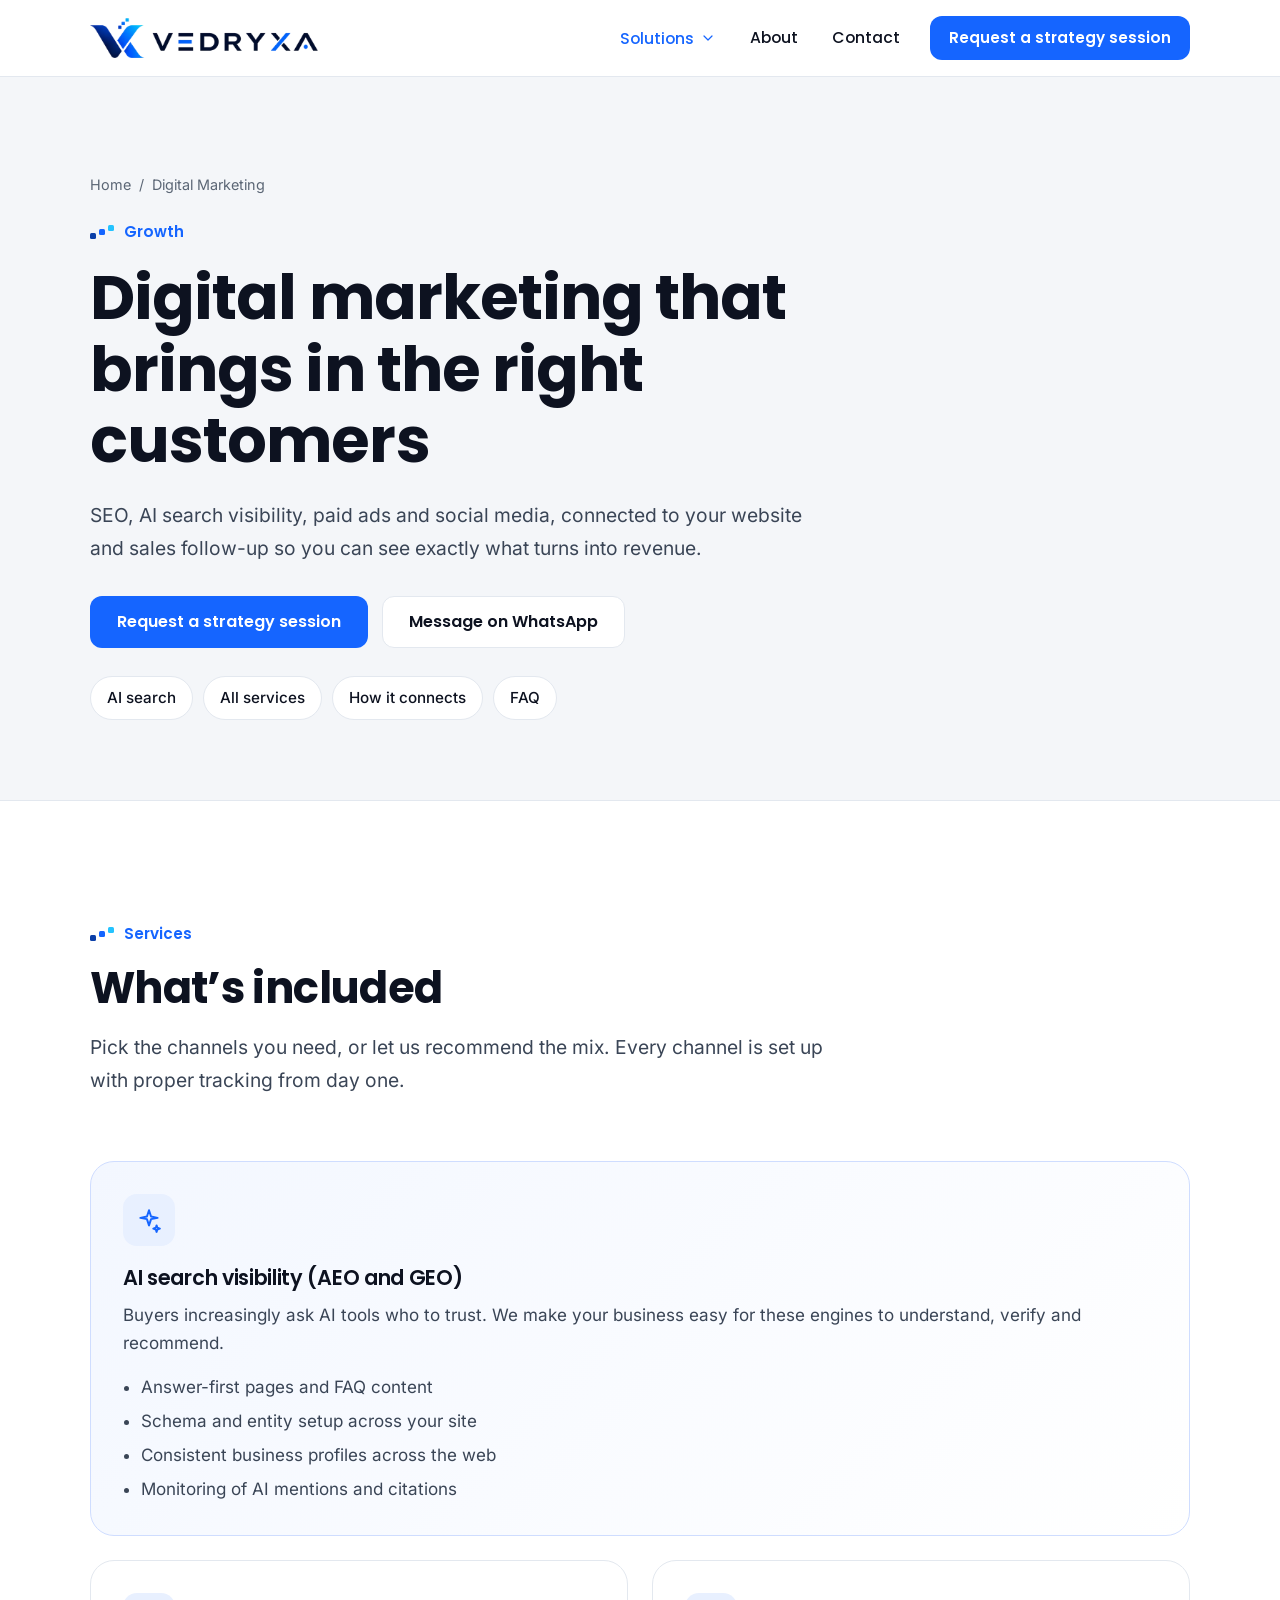
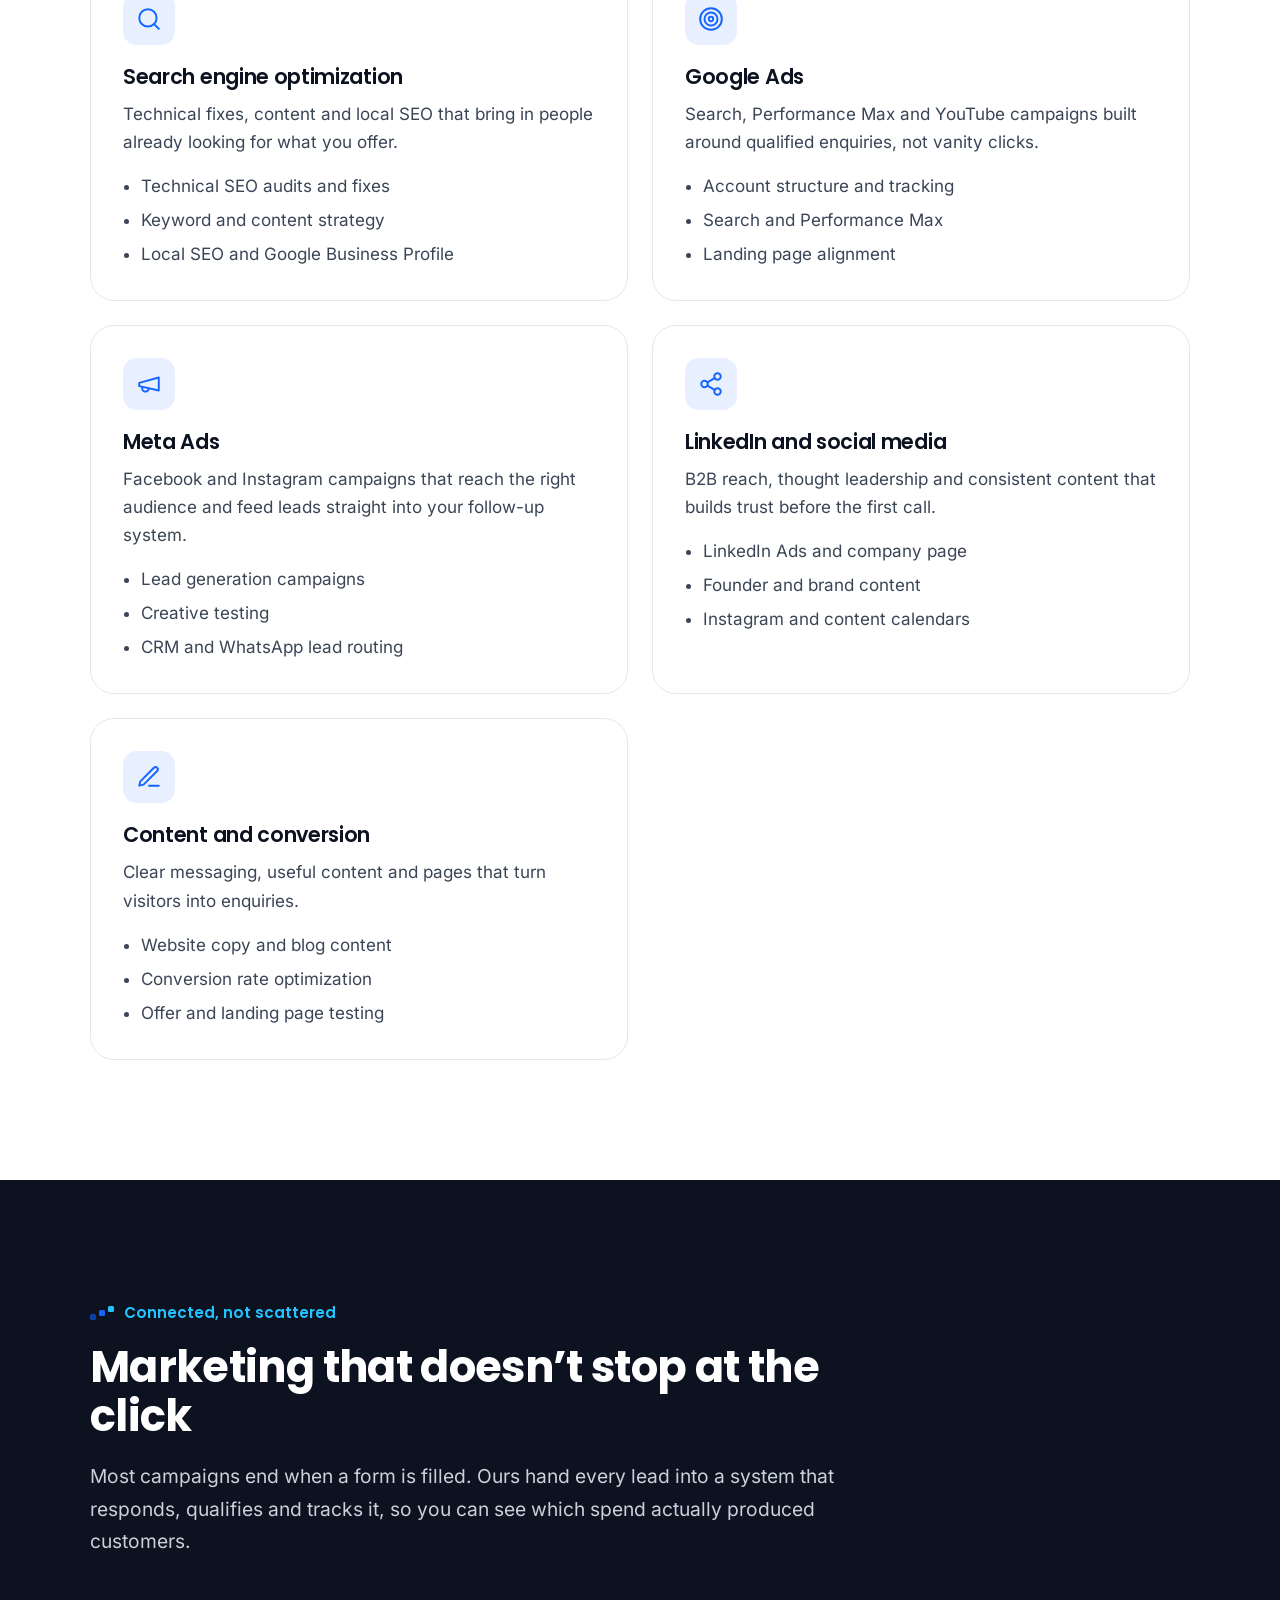
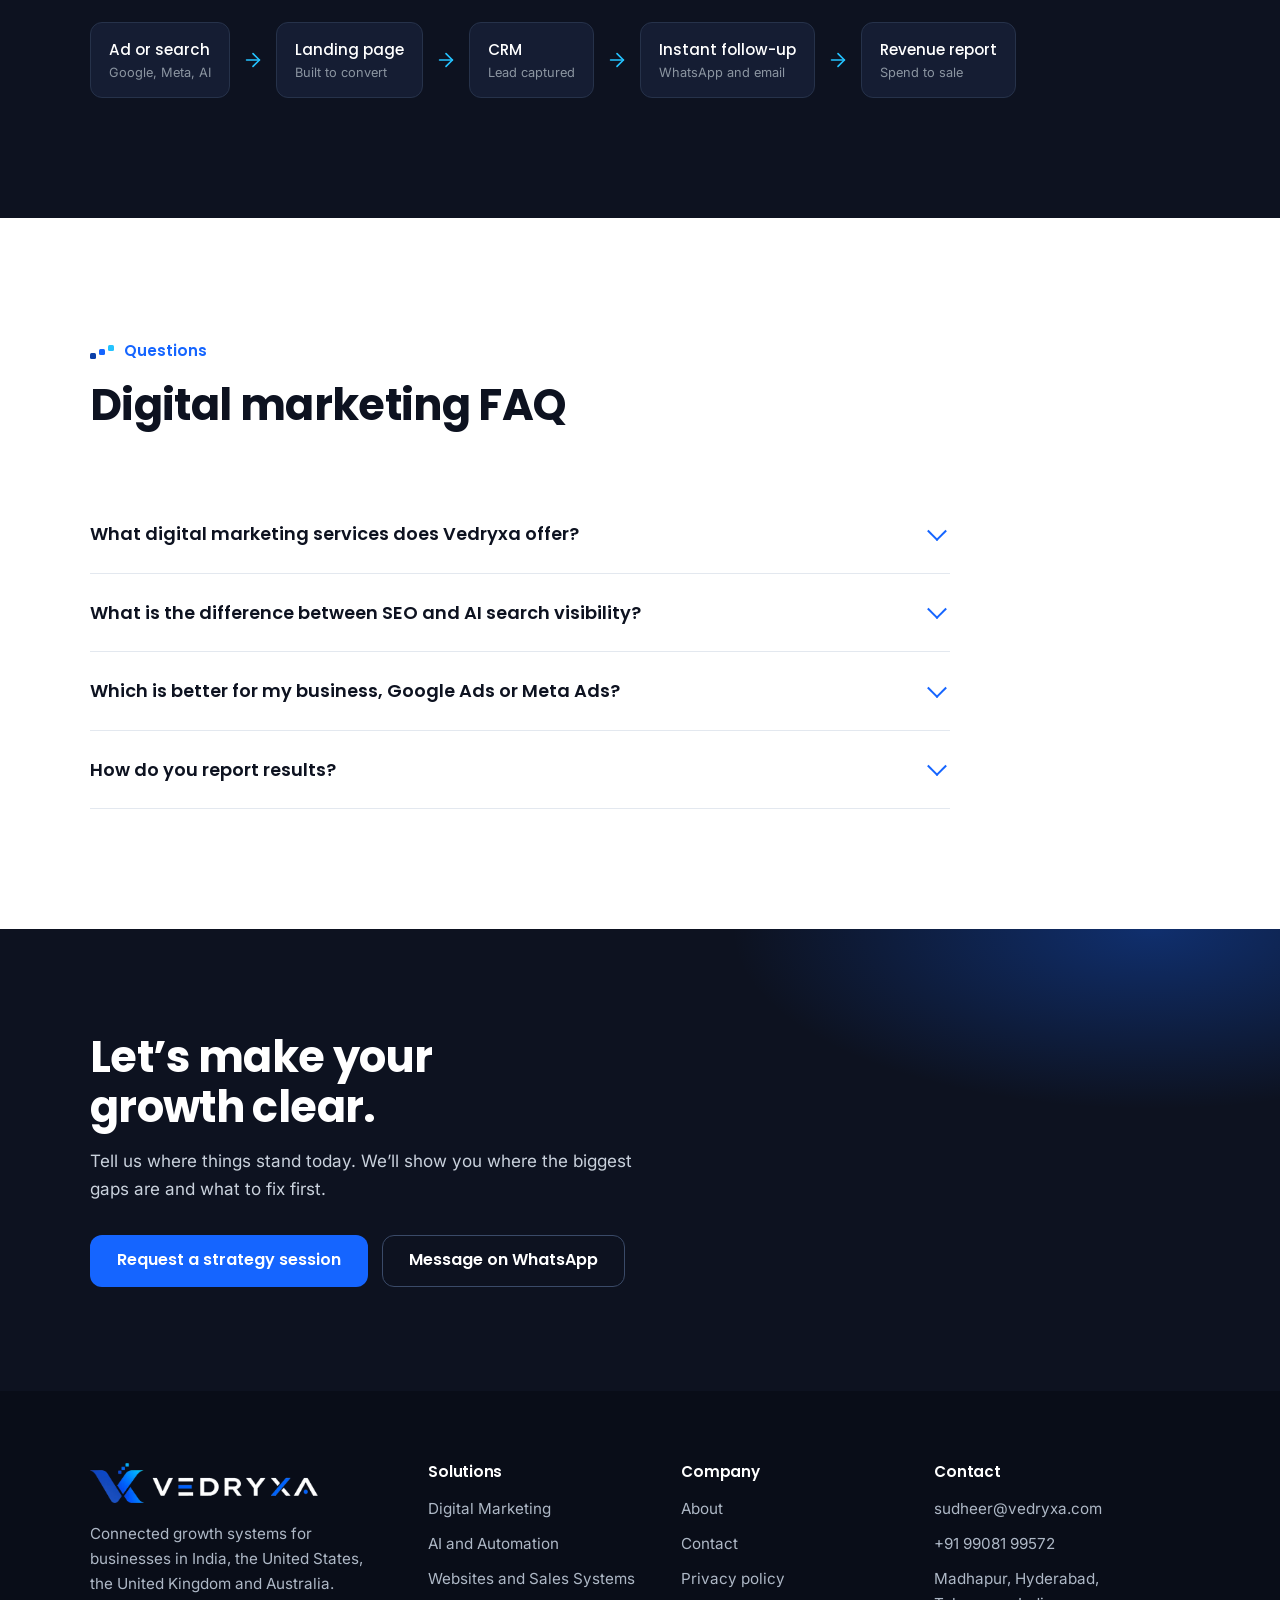
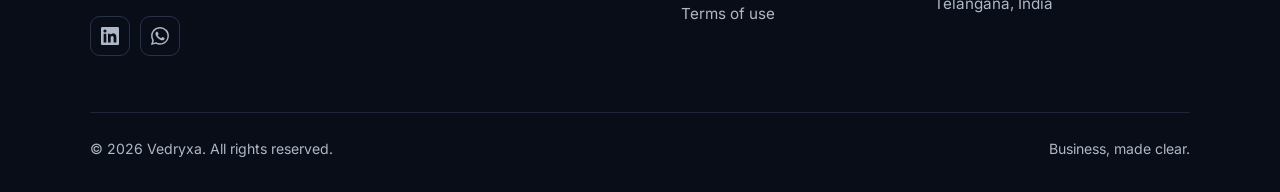
<file: solutions/digital-marketing/index.html>
<!doctype html>
<html lang="en">
<head>
<meta charset="utf-8">
<meta name="viewport" content="width=device-width, initial-scale=1, viewport-fit=cover">
<title>Digital Marketing Services: SEO, AI Search &amp; Ads | Vedryxa</title>
<meta name="description" content="SEO, AI search visibility (AEO/GEO), Google Ads, Meta Ads and LinkedIn marketing, connected to your sales follow-up. For India, US, UK and Australia.">
<link rel="canonical" href="https://vedryxa.com/solutions/digital-marketing/">
<meta name="robots" content="index, follow, max-image-preview:large">
<meta name="theme-color" content="#0D1220">
<meta property="og:type" content="website">
<meta property="og:site_name" content="Vedryxa">
<meta property="og:title" content="Digital Marketing Services: SEO, AI Search &amp; Ads | Vedryxa">
<meta property="og:description" content="SEO, AI search visibility (AEO/GEO), Google Ads, Meta Ads and LinkedIn marketing, connected to your sales follow-up. For India, US, UK and Australia.">
<meta property="og:url" content="https://vedryxa.com/solutions/digital-marketing/">
<meta property="og:image" content="https://vedryxa.com/assets/img/og-image.png">
<meta property="og:image:width" content="1200"><meta property="og:image:height" content="630">
<meta name="twitter:card" content="summary_large_image">
<link rel="icon" href="../../favicon.ico" sizes="any">
<link rel="icon" type="image/png" sizes="32x32" href="../../favicon-32x32.png">
<link rel="apple-touch-icon" href="../../apple-touch-icon.png">
<link rel="manifest" href="../../site.webmanifest">
<link rel="preload" href="../../assets/fonts/poppins-latin-700-normal.woff2" as="font" type="font/woff2" crossorigin>
<link rel="preload" href="../../assets/fonts/inter-latin-400-normal.woff2" as="font" type="font/woff2" crossorigin>
<link rel="stylesheet" href="../../assets/css/styles.css">
<script type="application/ld+json">{"@context": "https://schema.org", "@type": "Service", "name": "Digital marketing", "description": "SEO, AI search visibility, Google Ads, Meta Ads, LinkedIn and social media marketing connected to sales follow-up.", "url": "https://vedryxa.com/solutions/digital-marketing/", "provider": {"@id": "https://vedryxa.com/#organization"}, "areaServed": ["IN", "US", "GB", "AU"], "hasOfferCatalog": {"@type": "OfferCatalog", "name": "Digital marketing", "itemListElement": [{"@type": "Offer", "itemOffered": {"@type": "Service", "name": "AI search visibility (AEO and GEO)"}}, {"@type": "Offer", "itemOffered": {"@type": "Service", "name": "Search engine optimization"}}, {"@type": "Offer", "itemOffered": {"@type": "Service", "name": "Google Ads"}}, {"@type": "Offer", "itemOffered": {"@type": "Service", "name": "Meta Ads"}}, {"@type": "Offer", "itemOffered": {"@type": "Service", "name": "LinkedIn and social media marketing"}}, {"@type": "Offer", "itemOffered": {"@type": "Service", "name": "Content and conversion optimization"}}]}}</script>
<script type="application/ld+json">{"@context": "https://schema.org", "@type": "BreadcrumbList", "itemListElement": [{"@type": "ListItem", "position": 1, "name": "Home", "item": "https://vedryxa.com/"}, {"@type": "ListItem", "position": 2, "name": "Digital Marketing", "item": "https://vedryxa.com/solutions/digital-marketing/"}]}</script>
<script type="application/ld+json">{"@context": "https://schema.org", "@type": "FAQPage", "mainEntity": [{"@type": "Question", "name": "What digital marketing services does Vedryxa offer?", "acceptedAnswer": {"@type": "Answer", "text": "Vedryxa offers SEO, AI search visibility (AEO and GEO), Google Ads, Meta Ads, LinkedIn and social media marketing, content, and conversion optimization. Every channel is connected to your website and sales follow-up, so results can be tracked from click to customer."}}, {"@type": "Question", "name": "What is the difference between SEO and AI search visibility?", "acceptedAnswer": {"@type": "Answer", "text": "SEO helps your pages rank in traditional search results. AI search visibility helps tools like ChatGPT, Gemini, Perplexity and Google AI Overviews understand and recommend your business in their answers. Both matter now, and much of the groundwork overlaps."}}, {"@type": "Question", "name": "Which is better for my business, Google Ads or Meta Ads?", "acceptedAnswer": {"@type": "Answer", "text": "It depends on how your buyers behave. Google Ads captures people already searching for what you offer, while Meta Ads creates demand among people who match your ideal customer. Many businesses use both, and we recommend a split based on your goals and budget."}}, {"@type": "Question", "name": "How do you report results?", "acceptedAnswer": {"@type": "Answer", "text": "We report on the numbers that matter to the business, such as qualified leads, cost per lead, booked calls and revenue where it can be tracked, not just clicks and impressions."}}]}</script>
</head>
<body>
<a class="skip" href="#main">Skip to content</a>
<header class="site-header"><div class="wrap nav">
<a class="brand" href="../../" aria-label="Vedryxa home"><img src="../../assets/img/logo.webp" alt="Vedryxa" width="229" height="40"></a>
<button class="menu-btn" aria-expanded="false" aria-controls="nav-menu" aria-label="Open menu"><svg width="22" height="22" class="" viewBox="0 0 24 24" fill="none" stroke="currentColor" stroke-width="1.8" stroke-linecap="round" stroke-linejoin="round" aria-hidden="true"><path d="M4 6h16M4 12h16M4 18h16"/></svg></button>
<nav class="nav-menu" id="nav-menu" aria-label="Main">
<ul class="nav-list">
<li class="has-dd"><button class="nav-link" aria-expanded="false" aria-current="page">Solutions <svg width="16" height="16" class="" viewBox="0 0 24 24" fill="none" stroke="currentColor" stroke-width="1.8" stroke-linecap="round" stroke-linejoin="round" aria-hidden="true"><path d="m6 9 6 6 6-6"/></svg></button>
<ul class="dropdown" role="list" style="list-style:none;margin:0"><li><a href="../../solutions/digital-marketing/"><strong>Digital Marketing</strong><span>SEO, AI search, Google and Meta ads, social</span></a></li><li><a href="../../solutions/ai-automation/"><strong>AI and Automation</strong><span>AI agents, chatbots, workflows, dashboards</span></a></li><li><a href="../../solutions/websites-sales-systems/"><strong>Websites and Sales Systems</strong><span>Websites, e-commerce, CRM and follow-up</span></a></li></ul></li>
<li><a class="nav-link" href="../../about/">About</a></li>
<li><a class="nav-link" href="../../contact/">Contact</a></li>
<li><a class="btn btn--primary btn--sm nav-cta" href="../../contact/">Request a strategy session</a></li>
</ul></nav></div></header>
<main id="main">
<section class="page-hero"><div class="wrap"><nav class="crumbs" aria-label="Breadcrumb"><a href="../../">Home</a> <span aria-hidden="true">/</span> <span aria-current="page">Digital Marketing</span></nav>
<div class="kicker"><span class="steps-mark"><i></i><i></i><i></i></span>Growth</div><h1>Digital marketing that brings in the right customers</h1><p class="lede">SEO, AI search visibility, paid ads and social media, connected to your website and sales follow-up so you can see exactly what turns into revenue.</p><div class="btn-row"><a class="btn btn--primary" href="../../contact/">Request a strategy session</a><a class="btn btn--ghost" href="https://wa.me/919908199572" target="_blank" rel="noopener">Message on WhatsApp</a></div><nav class="anchor-nav" aria-label="On this page"><a href="#ai-search">AI search</a><a href="#services">All services</a><a href="#connected">How it connects</a><a href="#faq">FAQ</a></nav></div></section>
<section class="section" id="services" aria-labelledby="dm-s"><div class="wrap">
<div class="head"><div class="kicker"><span class="steps-mark"><i></i><i></i><i></i></span>Services</div><h2 id="dm-s">What&#8217;s included</h2><p class="lede">Pick the channels you need, or let us recommend the mix. Every channel is set up with proper tracking from day one.</p></div>
<div class="svc"><article class="svc-card svc-card--wide" id="ai-search"><div class="icon-box"><svg class="" viewBox="0 0 24 24" fill="none" stroke="currentColor" stroke-width="1.8" stroke-linecap="round" stroke-linejoin="round" aria-hidden="true"><path d="M12 3l1.9 5.8L20 10l-6.1 1.2L12 17l-1.9-5.8L4 10l6.1-1.2z"/><path d="M19 17l.7 2.1L22 20l-2.3.9L19 23l-.7-2.1L16 20l2.3-.9z"/></svg></div><h3>AI search visibility (AEO and GEO)</h3><p>Buyers increasingly ask AI tools who to trust. We make your business easy for these engines to understand, verify and recommend.</p><ul><li>Answer-first pages and FAQ content</li><li>Schema and entity setup across your site</li><li>Consistent business profiles across the web</li><li>Monitoring of AI mentions and citations</li></ul></article><article class="svc-card"><div class="icon-box"><svg class="" viewBox="0 0 24 24" fill="none" stroke="currentColor" stroke-width="1.8" stroke-linecap="round" stroke-linejoin="round" aria-hidden="true"><circle cx="11" cy="11" r="8"/><path d="m21 21-4.3-4.3"/></svg></div><h3>Search engine optimization</h3><p>Technical fixes, content and local SEO that bring in people already looking for what you offer.</p><ul><li>Technical SEO audits and fixes</li><li>Keyword and content strategy</li><li>Local SEO and Google Business Profile</li></ul></article><article class="svc-card"><div class="icon-box"><svg class="" viewBox="0 0 24 24" fill="none" stroke="currentColor" stroke-width="1.8" stroke-linecap="round" stroke-linejoin="round" aria-hidden="true"><circle cx="12" cy="12" r="10"/><circle cx="12" cy="12" r="6"/><circle cx="12" cy="12" r="2"/></svg></div><h3>Google Ads</h3><p>Search, Performance Max and YouTube campaigns built around qualified enquiries, not vanity clicks.</p><ul><li>Account structure and tracking</li><li>Search and Performance Max</li><li>Landing page alignment</li></ul></article><article class="svc-card"><div class="icon-box"><svg class="" viewBox="0 0 24 24" fill="none" stroke="currentColor" stroke-width="1.8" stroke-linecap="round" stroke-linejoin="round" aria-hidden="true"><path d="m3 11 18-5v12L3 14v-3z"/><path d="M11.6 16.8a3 3 0 1 1-5.8-1.6"/></svg></div><h3>Meta Ads</h3><p>Facebook and Instagram campaigns that reach the right audience and feed leads straight into your follow-up system.</p><ul><li>Lead generation campaigns</li><li>Creative testing</li><li>CRM and WhatsApp lead routing</li></ul></article><article class="svc-card"><div class="icon-box"><svg class="" viewBox="0 0 24 24" fill="none" stroke="currentColor" stroke-width="1.8" stroke-linecap="round" stroke-linejoin="round" aria-hidden="true"><path d="M18 8a3 3 0 1 0 0-6 3 3 0 0 0 0 6z"/><path d="M6 15a3 3 0 1 0 0-6 3 3 0 0 0 0 6z"/><path d="M18 22a3 3 0 1 0 0-6 3 3 0 0 0 0 6z"/><path d="m8.6 13.5 6.8 4"/><path d="m15.4 6.5-6.8 4"/></svg></div><h3>LinkedIn and social media</h3><p>B2B reach, thought leadership and consistent content that builds trust before the first call.</p><ul><li>LinkedIn Ads and company page</li><li>Founder and brand content</li><li>Instagram and content calendars</li></ul></article><article class="svc-card"><div class="icon-box"><svg class="" viewBox="0 0 24 24" fill="none" stroke="currentColor" stroke-width="1.8" stroke-linecap="round" stroke-linejoin="round" aria-hidden="true"><path d="M12 20h9"/><path d="M16.5 3.5a2.1 2.1 0 0 1 3 3L7 19l-4 1 1-4Z"/></svg></div><h3>Content and conversion</h3><p>Clear messaging, useful content and pages that turn visitors into enquiries.</p><ul><li>Website copy and blog content</li><li>Conversion rate optimization</li><li>Offer and landing page testing</li></ul></article></div>
</div></section>
<section class="section section--navy" id="connected" aria-labelledby="dm-c"><div class="wrap">
<div class="head"><div class="kicker"><span class="steps-mark"><i></i><i></i><i></i></span>Connected, not scattered</div><h2 id="dm-c">Marketing that doesn&#8217;t stop at the click</h2><p class="lede">Most campaigns end when a form is filled. Ours hand every lead into a system that responds, qualifies and tracks it, so you can see which spend actually produced customers.</p></div>
<div class="flow"><div class="f">Ad or search<small>Google, Meta, AI</small></div><span class="ar"><svg width="22" height="22" class="" viewBox="0 0 24 24" fill="none" stroke="currentColor" stroke-width="1.8" stroke-linecap="round" stroke-linejoin="round" aria-hidden="true"><path d="M5 12h14"/><path d="m12 5 7 7-7 7"/></svg></span><div class="f">Landing page<small>Built to convert</small></div><span class="ar"><svg width="22" height="22" class="" viewBox="0 0 24 24" fill="none" stroke="currentColor" stroke-width="1.8" stroke-linecap="round" stroke-linejoin="round" aria-hidden="true"><path d="M5 12h14"/><path d="m12 5 7 7-7 7"/></svg></span><div class="f">CRM<small>Lead captured</small></div><span class="ar"><svg width="22" height="22" class="" viewBox="0 0 24 24" fill="none" stroke="currentColor" stroke-width="1.8" stroke-linecap="round" stroke-linejoin="round" aria-hidden="true"><path d="M5 12h14"/><path d="m12 5 7 7-7 7"/></svg></span><div class="f">Instant follow-up<small>WhatsApp and email</small></div><span class="ar"><svg width="22" height="22" class="" viewBox="0 0 24 24" fill="none" stroke="currentColor" stroke-width="1.8" stroke-linecap="round" stroke-linejoin="round" aria-hidden="true"><path d="M5 12h14"/><path d="m12 5 7 7-7 7"/></svg></span><div class="f">Revenue report<small>Spend to sale</small></div></div>
</div></section>
<section class="section" id="faq" aria-labelledby="dm-f"><div class="wrap"><div class="head"><div class="kicker"><span class="steps-mark"><i></i><i></i><i></i></span>Questions</div><h2 id="dm-f">Digital marketing FAQ</h2></div><div class="faq"><details><summary>What digital marketing services does Vedryxa offer?</summary><p>Vedryxa offers SEO, AI search visibility (AEO and GEO), Google Ads, Meta Ads, LinkedIn and social media marketing, content, and conversion optimization. Every channel is connected to your website and sales follow-up, so results can be tracked from click to customer.</p></details><details><summary>What is the difference between SEO and AI search visibility?</summary><p>SEO helps your pages rank in traditional search results. AI search visibility helps tools like ChatGPT, Gemini, Perplexity and Google AI Overviews understand and recommend your business in their answers. Both matter now, and much of the groundwork overlaps.</p></details><details><summary>Which is better for my business, Google Ads or Meta Ads?</summary><p>It depends on how your buyers behave. Google Ads captures people already searching for what you offer, while Meta Ads creates demand among people who match your ideal customer. Many businesses use both, and we recommend a split based on your goals and budget.</p></details><details><summary>How do you report results?</summary><p>We report on the numbers that matter to the business, such as qualified leads, cost per lead, booked calls and revenue where it can be tracked, not just clicks and impressions.</p></details></div></div></section>
<section class="cta-band"><div class="wrap cta-inner">
<div><h2>Let&#8217;s make your growth clear.</h2>
<p>Tell us where things stand today. We&#8217;ll show you where the biggest gaps are and what to fix first.</p></div>
<div class="btn-row"><a class="btn btn--primary" href="../../contact/">Request a strategy session</a>
<a class="btn btn--ghost-dark" href="https://wa.me/919908199572" target="_blank" rel="noopener">Message on WhatsApp</a></div>
</div></section>
</main>
<footer class="site-footer"><div class="wrap">
<div class="foot-grid">
<div><img src="../../assets/img/logo-dark.webp" alt="Vedryxa" width="229" height="40" loading="lazy">
<p>Connected growth systems for businesses in India, the United States, the United Kingdom and Australia.</p>
<div class="social"><a href="https://www.linkedin.com/company/vedryxa/" target="_blank" rel="noopener" aria-label="Vedryxa on LinkedIn"><svg viewBox="0 0 24 24" aria-hidden="true"><path d="M20.4 20.5h-3.6v-5.6c0-1.3 0-3-1.8-3s-2.1 1.4-2.1 2.9v5.7H9.3V9h3.4v1.6h.1c.5-.9 1.6-1.8 3.4-1.8 3.6 0 4.3 2.4 4.3 5.5v6.2zM5.3 7.4a2.1 2.1 0 1 1 0-4.2 2.1 2.1 0 0 1 0 4.2zM7.1 20.5H3.5V9h3.6v11.5zM22.2 0H1.8C.8 0 0 .8 0 1.7v20.6c0 .9.8 1.7 1.8 1.7h20.4c1 0 1.8-.8 1.8-1.7V1.7C24 .8 23.2 0 22.2 0z"/></svg></a>
<a href="https://wa.me/919908199572" target="_blank" rel="noopener" aria-label="Message Vedryxa on WhatsApp"><svg viewBox="0 0 24 24" aria-hidden="true"><path d="M17.5 14.4c-.3-.1-1.8-.9-2-1-.3-.1-.5-.1-.7.1-.2.3-.8 1-.9 1.2-.2.2-.3.2-.6.1-.3-.1-1.3-.5-2.4-1.5-.9-.8-1.5-1.8-1.7-2.1-.2-.3 0-.5.1-.6l.4-.5c.2-.2.2-.3.3-.5.1-.2 0-.4 0-.5l-.9-2.2c-.2-.6-.5-.5-.7-.5h-.6c-.2 0-.5.1-.8.4-.3.3-1 1-1 2.5s1.1 2.9 1.2 3.1c.1.2 2.1 3.2 5.1 4.5.7.3 1.3.5 1.7.6.7.2 1.4.2 1.9.1.6-.1 1.8-.7 2-1.4.2-.7.2-1.3.2-1.4-.1-.1-.3-.2-.6-.3zM12 21.8c-1.8 0-3.5-.5-5-1.4l-.4-.2-3.7 1 1-3.6-.2-.4C2.6 15.6 2.1 13.8 2.1 12 2.1 6.5 6.5 2.1 12 2.1c2.6 0 5.1 1 7 2.9 1.9 1.9 2.9 4.4 2.9 7 0 5.5-4.4 9.8-9.9 9.8zM20.5 3.5A11.8 11.8 0 0 0 12 0C5.4 0 .1 5.3.1 11.9c0 2.1.5 4.1 1.6 5.9L0 24l6.3-1.7c1.7.9 3.7 1.4 5.7 1.4 6.6 0 11.9-5.3 11.9-11.9 0-3.2-1.2-6.2-3.4-8.3z"/></svg></a></div></div>
<div><h4>Solutions</h4><ul><li><a href="../../solutions/digital-marketing/">Digital Marketing</a></li><li><a href="../../solutions/ai-automation/">AI and Automation</a></li><li><a href="../../solutions/websites-sales-systems/">Websites and Sales Systems</a></li></ul></div>
<div><h4>Company</h4><ul><li><a href="../../about/">About</a></li><li><a href="../../contact/">Contact</a></li><li><a href="../../privacy/">Privacy policy</a></li><li><a href="../../terms/">Terms of use</a></li></ul></div>
<div><h4>Contact</h4><ul><li><a href="mailto:sudheer@vedryxa.com">sudheer@vedryxa.com</a></li><li><a href="tel:+919908199572">+91 99081 99572</a></li><li>Madhapur, Hyderabad,<br>Telangana, India</li></ul></div>
</div>
<div class="foot-bottom"><span>&copy; <span data-year>2026</span> Vedryxa. All rights reserved.</span><span>Business, made clear.</span></div>
</div></footer>
<script src="../../assets/js/main.js" defer></script>
</body>
</html>
</file>
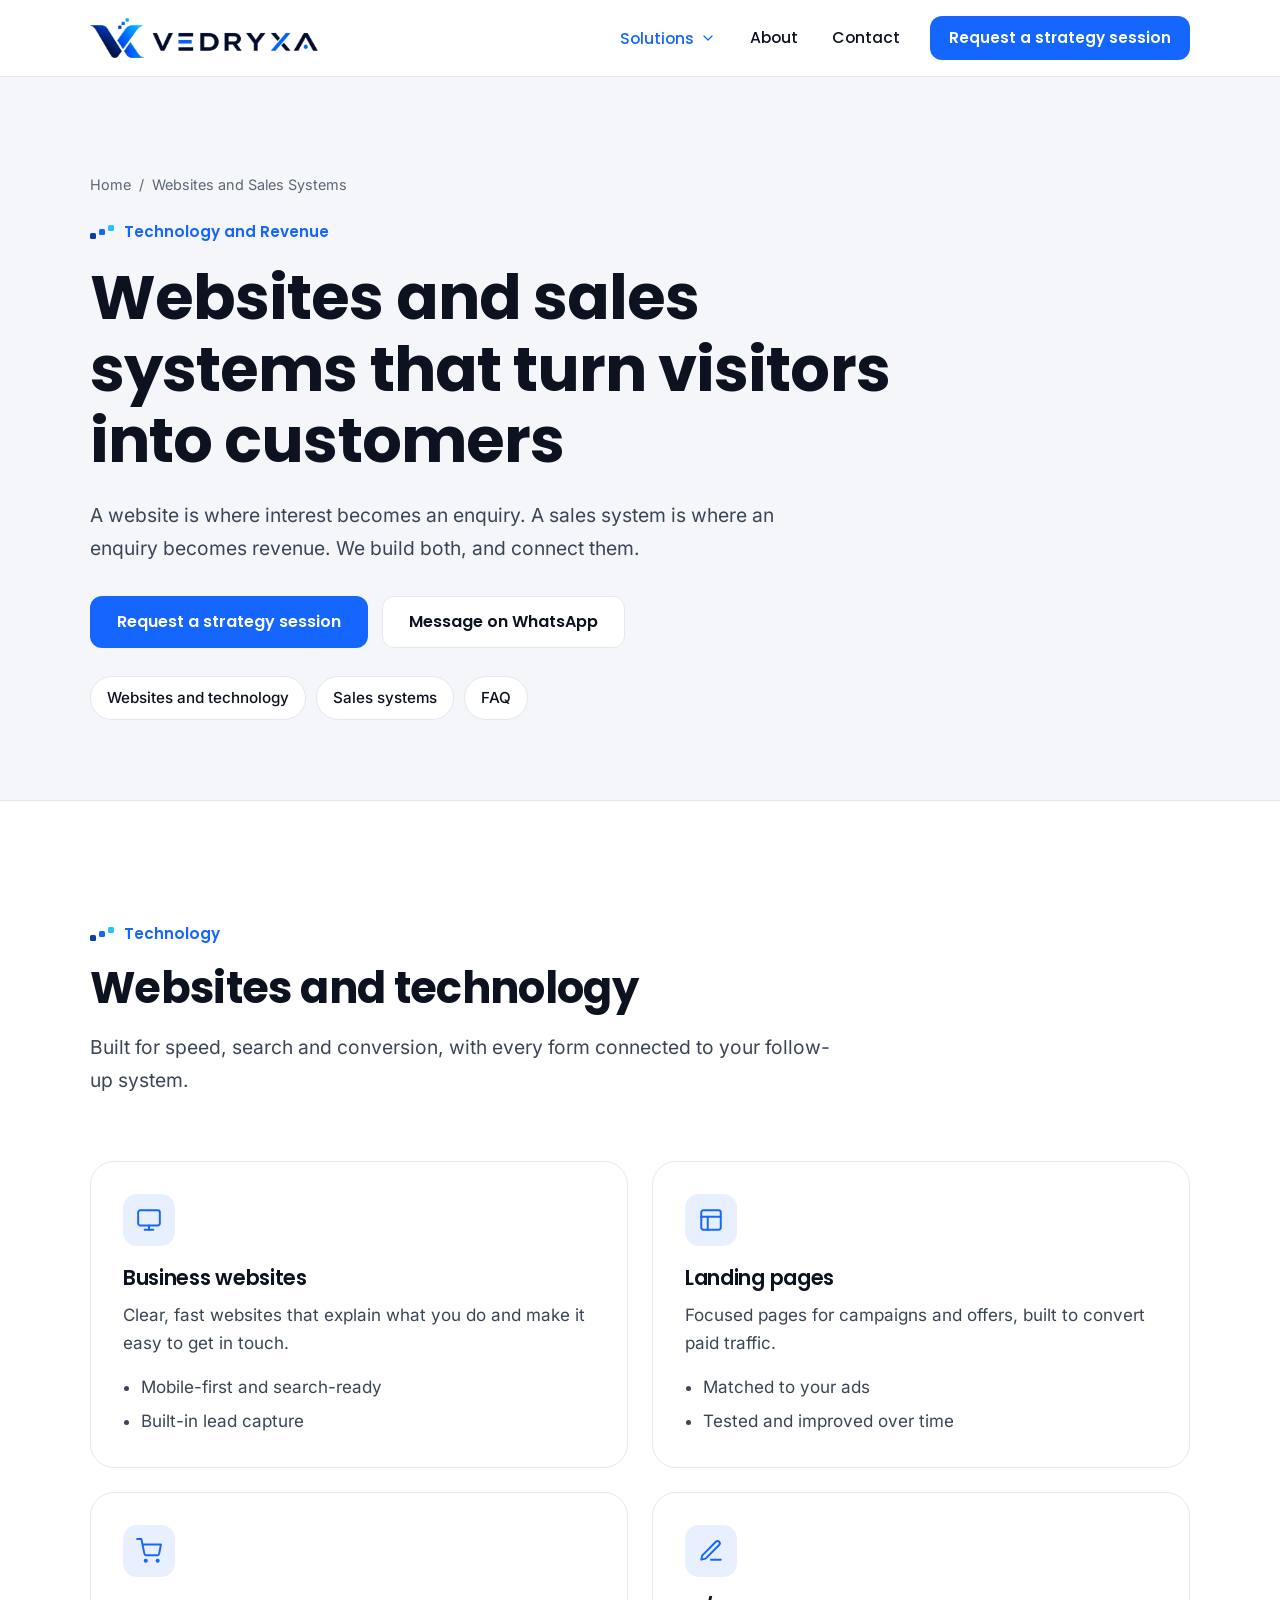
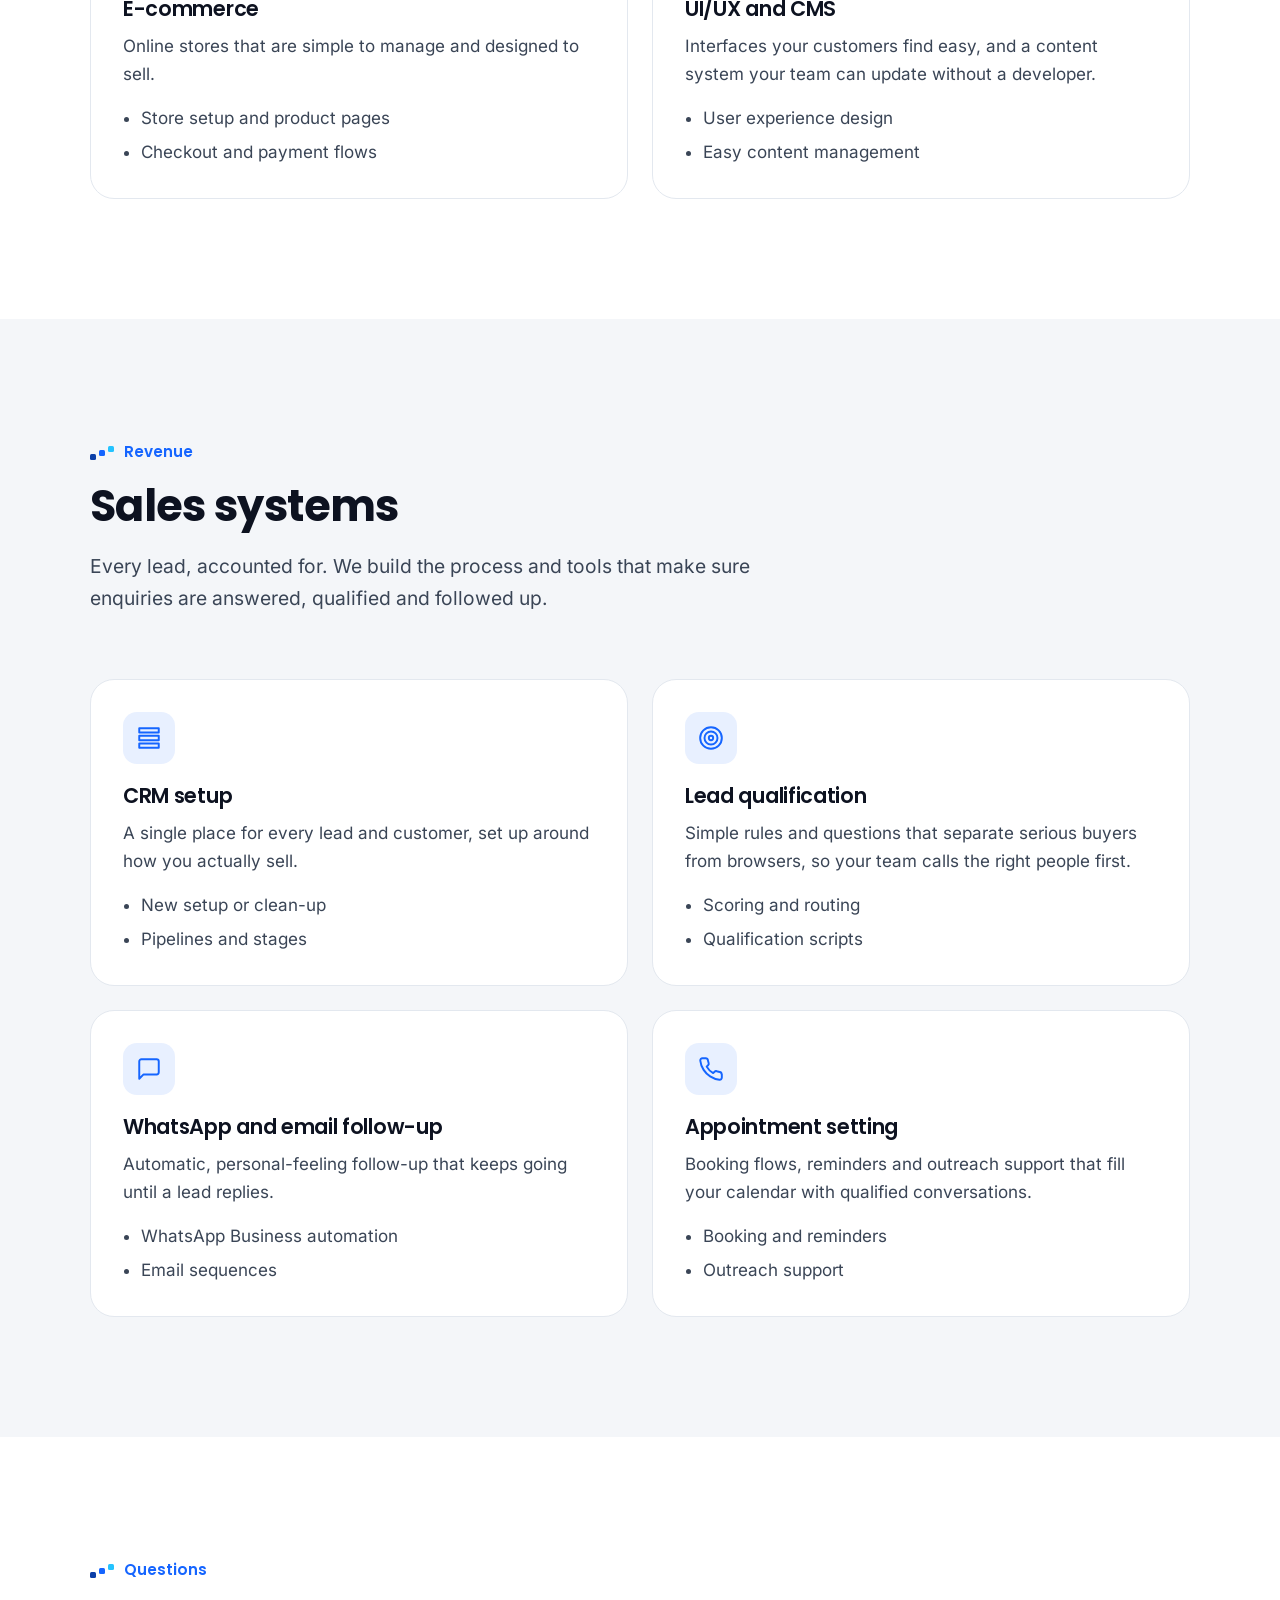
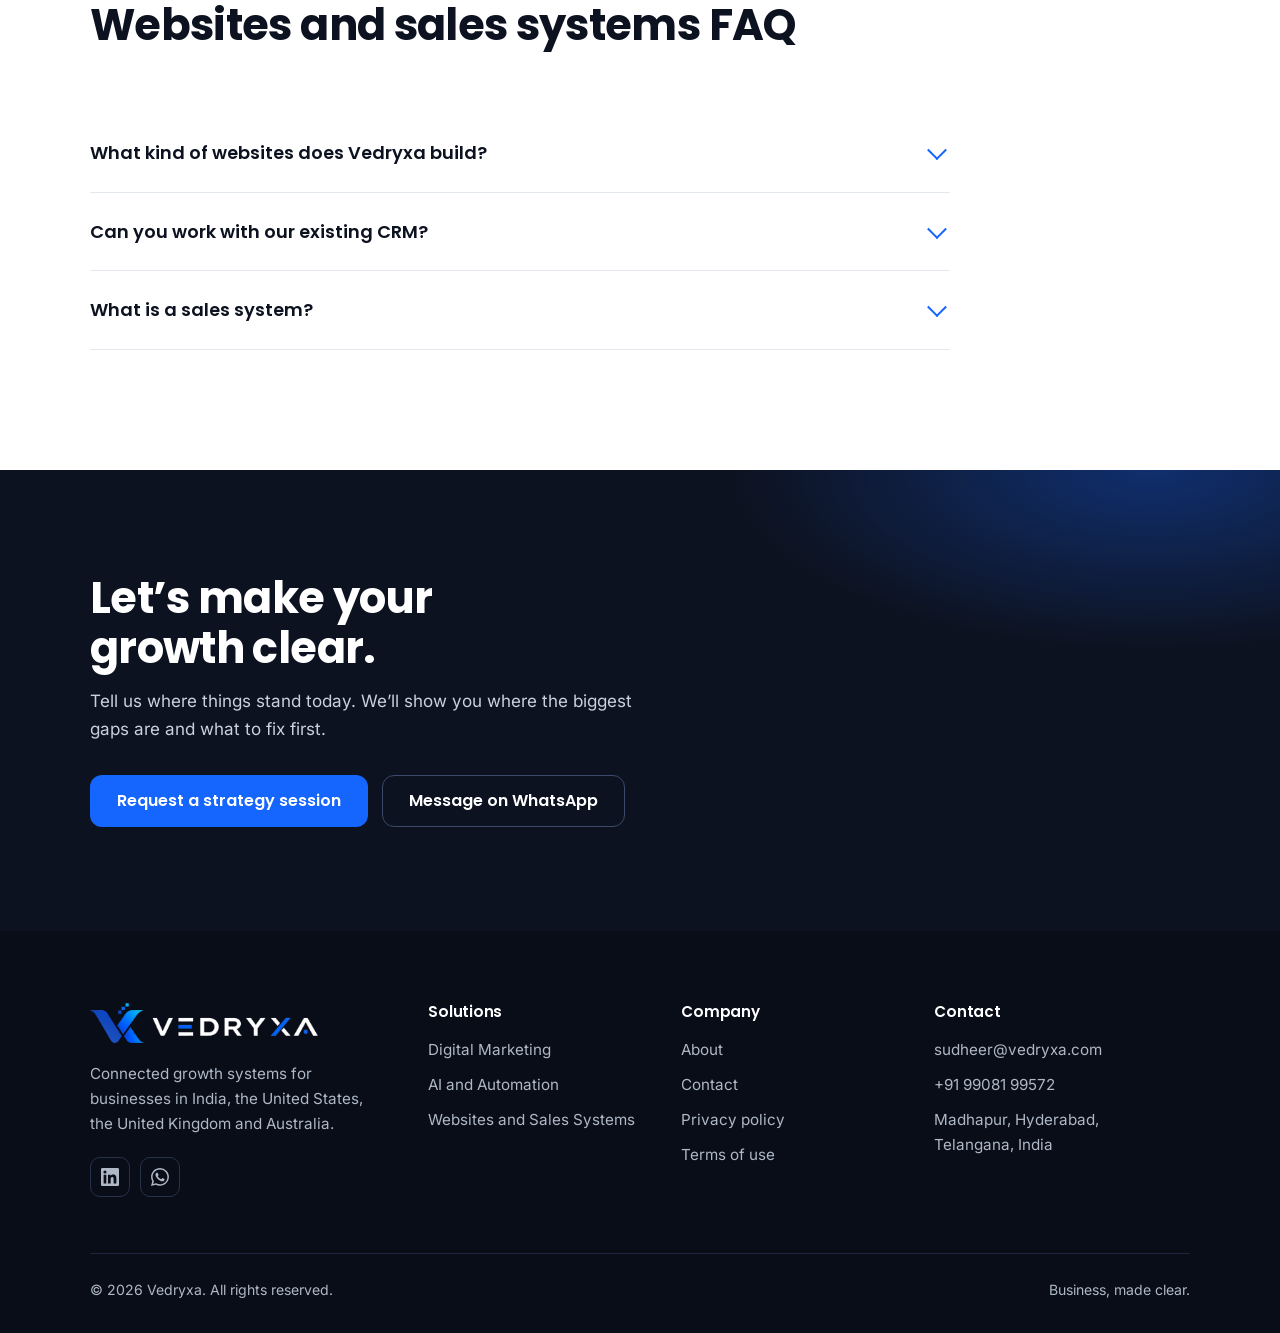
<file: solutions/websites-sales-systems/index.html>
<!doctype html>
<html lang="en">
<head>
<meta charset="utf-8">
<meta name="viewport" content="width=device-width, initial-scale=1, viewport-fit=cover">
<title>Website Development &amp; Sales Systems (CRM) | Vedryxa</title>
<meta name="description" content="Business websites, landing pages and e-commerce, connected to CRM, lead qualification and WhatsApp follow-up so every enquiry becomes a sale.">
<link rel="canonical" href="https://vedryxa.com/solutions/websites-sales-systems/">
<meta name="robots" content="index, follow, max-image-preview:large">
<meta name="theme-color" content="#0D1220">
<meta property="og:type" content="website">
<meta property="og:site_name" content="Vedryxa">
<meta property="og:title" content="Website Development &amp; Sales Systems (CRM) | Vedryxa">
<meta property="og:description" content="Business websites, landing pages and e-commerce, connected to CRM, lead qualification and WhatsApp follow-up so every enquiry becomes a sale.">
<meta property="og:url" content="https://vedryxa.com/solutions/websites-sales-systems/">
<meta property="og:image" content="https://vedryxa.com/assets/img/og-image.png">
<meta property="og:image:width" content="1200"><meta property="og:image:height" content="630">
<meta name="twitter:card" content="summary_large_image">
<link rel="icon" href="../../favicon.ico" sizes="any">
<link rel="icon" type="image/png" sizes="32x32" href="../../favicon-32x32.png">
<link rel="apple-touch-icon" href="../../apple-touch-icon.png">
<link rel="manifest" href="../../site.webmanifest">
<link rel="preload" href="../../assets/fonts/poppins-latin-700-normal.woff2" as="font" type="font/woff2" crossorigin>
<link rel="preload" href="../../assets/fonts/inter-latin-400-normal.woff2" as="font" type="font/woff2" crossorigin>
<link rel="stylesheet" href="../../assets/css/styles.css">
<script type="application/ld+json">{"@context": "https://schema.org", "@type": "Service", "name": "Websites and sales systems", "description": "Website development, landing pages, e-commerce, CRM setup, lead qualification and automated follow-up.", "url": "https://vedryxa.com/solutions/websites-sales-systems/", "provider": {"@id": "https://vedryxa.com/#organization"}, "areaServed": ["IN", "US", "GB", "AU"], "hasOfferCatalog": {"@type": "OfferCatalog", "name": "Websites and sales systems", "itemListElement": [{"@type": "Offer", "itemOffered": {"@type": "Service", "name": "Business websites"}}, {"@type": "Offer", "itemOffered": {"@type": "Service", "name": "Landing pages"}}, {"@type": "Offer", "itemOffered": {"@type": "Service", "name": "E-commerce"}}, {"@type": "Offer", "itemOffered": {"@type": "Service", "name": "UI/UX and CMS"}}, {"@type": "Offer", "itemOffered": {"@type": "Service", "name": "CRM setup"}}, {"@type": "Offer", "itemOffered": {"@type": "Service", "name": "Lead qualification"}}, {"@type": "Offer", "itemOffered": {"@type": "Service", "name": "WhatsApp and email follow-up"}}, {"@type": "Offer", "itemOffered": {"@type": "Service", "name": "Appointment setting"}}]}}</script>
<script type="application/ld+json">{"@context": "https://schema.org", "@type": "BreadcrumbList", "itemListElement": [{"@type": "ListItem", "position": 1, "name": "Home", "item": "https://vedryxa.com/"}, {"@type": "ListItem", "position": 2, "name": "Websites and Sales Systems", "item": "https://vedryxa.com/solutions/websites-sales-systems/"}]}</script>
<script type="application/ld+json">{"@context": "https://schema.org", "@type": "FAQPage", "mainEntity": [{"@type": "Question", "name": "What kind of websites does Vedryxa build?", "acceptedAnswer": {"@type": "Answer", "text": "We build business websites, landing pages and e-commerce stores that are fast, mobile-friendly, search-ready and connected to your lead capture and CRM."}}, {"@type": "Question", "name": "Can you work with our existing CRM?", "acceptedAnswer": {"@type": "Answer", "text": "Yes. We can set up a new CRM or improve the one you already use, connect it to your website, ads and WhatsApp, and build the follow-up process around it."}}, {"@type": "Question", "name": "What is a sales system?", "acceptedAnswer": {"@type": "Answer", "text": "A sales system is the combination of tools and steps that moves a lead from first enquiry to a closed deal: capture, qualification, follow-up, appointments and tracking. It makes results predictable instead of dependent on memory."}}]}</script>
</head>
<body>
<a class="skip" href="#main">Skip to content</a>
<header class="site-header"><div class="wrap nav">
<a class="brand" href="../../" aria-label="Vedryxa home"><img src="../../assets/img/logo.webp" alt="Vedryxa" width="229" height="40"></a>
<button class="menu-btn" aria-expanded="false" aria-controls="nav-menu" aria-label="Open menu"><svg width="22" height="22" class="" viewBox="0 0 24 24" fill="none" stroke="currentColor" stroke-width="1.8" stroke-linecap="round" stroke-linejoin="round" aria-hidden="true"><path d="M4 6h16M4 12h16M4 18h16"/></svg></button>
<nav class="nav-menu" id="nav-menu" aria-label="Main">
<ul class="nav-list">
<li class="has-dd"><button class="nav-link" aria-expanded="false" aria-current="page">Solutions <svg width="16" height="16" class="" viewBox="0 0 24 24" fill="none" stroke="currentColor" stroke-width="1.8" stroke-linecap="round" stroke-linejoin="round" aria-hidden="true"><path d="m6 9 6 6 6-6"/></svg></button>
<ul class="dropdown" role="list" style="list-style:none;margin:0"><li><a href="../../solutions/digital-marketing/"><strong>Digital Marketing</strong><span>SEO, AI search, Google and Meta ads, social</span></a></li><li><a href="../../solutions/ai-automation/"><strong>AI and Automation</strong><span>AI agents, chatbots, workflows, dashboards</span></a></li><li><a href="../../solutions/websites-sales-systems/"><strong>Websites and Sales Systems</strong><span>Websites, e-commerce, CRM and follow-up</span></a></li></ul></li>
<li><a class="nav-link" href="../../about/">About</a></li>
<li><a class="nav-link" href="../../contact/">Contact</a></li>
<li><a class="btn btn--primary btn--sm nav-cta" href="../../contact/">Request a strategy session</a></li>
</ul></nav></div></header>
<main id="main">
<section class="page-hero"><div class="wrap"><nav class="crumbs" aria-label="Breadcrumb"><a href="../../">Home</a> <span aria-hidden="true">/</span> <span aria-current="page">Websites and Sales Systems</span></nav>
<div class="kicker"><span class="steps-mark"><i></i><i></i><i></i></span>Technology and Revenue</div><h1>Websites and sales systems that turn visitors into customers</h1><p class="lede">A website is where interest becomes an enquiry. A sales system is where an enquiry becomes revenue. We build both, and connect them.</p><div class="btn-row"><a class="btn btn--primary" href="../../contact/">Request a strategy session</a><a class="btn btn--ghost" href="https://wa.me/919908199572" target="_blank" rel="noopener">Message on WhatsApp</a></div><nav class="anchor-nav" aria-label="On this page"><a href="#websites">Websites and technology</a><a href="#sales-systems">Sales systems</a><a href="#faq">FAQ</a></nav></div></section>
<section class="section" id="websites" aria-labelledby="ws-w"><div class="wrap">
<div class="head"><div class="kicker"><span class="steps-mark"><i></i><i></i><i></i></span>Technology</div><h2 id="ws-w">Websites and technology</h2><p class="lede">Built for speed, search and conversion, with every form connected to your follow-up system.</p></div>
<div class="svc"><article class="svc-card"><div class="icon-box"><svg class="" viewBox="0 0 24 24" fill="none" stroke="currentColor" stroke-width="1.8" stroke-linecap="round" stroke-linejoin="round" aria-hidden="true"><rect width="20" height="14" x="2" y="3" rx="2"/><line x1="8" x2="16" y1="21" y2="21"/><line x1="12" x2="12" y1="17" y2="21"/></svg></div><h3>Business websites</h3><p>Clear, fast websites that explain what you do and make it easy to get in touch.</p><ul><li>Mobile-first and search-ready</li><li>Built-in lead capture</li></ul></article><article class="svc-card"><div class="icon-box"><svg class="" viewBox="0 0 24 24" fill="none" stroke="currentColor" stroke-width="1.8" stroke-linecap="round" stroke-linejoin="round" aria-hidden="true"><rect x="3" y="3" width="18" height="18" rx="2"/><path d="M3 9h18"/><path d="M9 21V9"/></svg></div><h3>Landing pages</h3><p>Focused pages for campaigns and offers, built to convert paid traffic.</p><ul><li>Matched to your ads</li><li>Tested and improved over time</li></ul></article><article class="svc-card"><div class="icon-box"><svg class="" viewBox="0 0 24 24" fill="none" stroke="currentColor" stroke-width="1.8" stroke-linecap="round" stroke-linejoin="round" aria-hidden="true"><circle cx="9" cy="21" r="1"/><circle cx="20" cy="21" r="1"/><path d="M1 1h4l2.7 13.4a2 2 0 0 0 2 1.6h9.7a2 2 0 0 0 2-1.6L23 6H6"/></svg></div><h3>E-commerce</h3><p>Online stores that are simple to manage and designed to sell.</p><ul><li>Store setup and product pages</li><li>Checkout and payment flows</li></ul></article><article class="svc-card"><div class="icon-box"><svg class="" viewBox="0 0 24 24" fill="none" stroke="currentColor" stroke-width="1.8" stroke-linecap="round" stroke-linejoin="round" aria-hidden="true"><path d="M12 20h9"/><path d="M16.5 3.5a2.1 2.1 0 0 1 3 3L7 19l-4 1 1-4Z"/></svg></div><h3>UI/UX and CMS</h3><p>Interfaces your customers find easy, and a content system your team can update without a developer.</p><ul><li>User experience design</li><li>Easy content management</li></ul></article></div>
</div></section>
<section class="section section--surface" id="sales-systems" aria-labelledby="ws-s"><div class="wrap">
<div class="head"><div class="kicker"><span class="steps-mark"><i></i><i></i><i></i></span>Revenue</div><h2 id="ws-s">Sales systems</h2><p class="lede">Every lead, accounted for. We build the process and tools that make sure enquiries are answered, qualified and followed up.</p></div>
<div class="svc"><article class="svc-card"><div class="icon-box"><svg class="" viewBox="0 0 24 24" fill="none" stroke="currentColor" stroke-width="1.8" stroke-linecap="round" stroke-linejoin="round" aria-hidden="true"><path d="M3 3h18v4H3z"/><path d="M3 10h18v4H3z"/><path d="M3 17h18v4H3z"/></svg></div><h3>CRM setup</h3><p>A single place for every lead and customer, set up around how you actually sell.</p><ul><li>New setup or clean-up</li><li>Pipelines and stages</li></ul></article><article class="svc-card"><div class="icon-box"><svg class="" viewBox="0 0 24 24" fill="none" stroke="currentColor" stroke-width="1.8" stroke-linecap="round" stroke-linejoin="round" aria-hidden="true"><circle cx="12" cy="12" r="10"/><circle cx="12" cy="12" r="6"/><circle cx="12" cy="12" r="2"/></svg></div><h3>Lead qualification</h3><p>Simple rules and questions that separate serious buyers from browsers, so your team calls the right people first.</p><ul><li>Scoring and routing</li><li>Qualification scripts</li></ul></article><article class="svc-card"><div class="icon-box"><svg class="" viewBox="0 0 24 24" fill="none" stroke="currentColor" stroke-width="1.8" stroke-linecap="round" stroke-linejoin="round" aria-hidden="true"><path d="M21 15a2 2 0 0 1-2 2H7l-4 4V5a2 2 0 0 1 2-2h14a2 2 0 0 1 2 2z"/></svg></div><h3>WhatsApp and email follow-up</h3><p>Automatic, personal-feeling follow-up that keeps going until a lead replies.</p><ul><li>WhatsApp Business automation</li><li>Email sequences</li></ul></article><article class="svc-card"><div class="icon-box"><svg class="" viewBox="0 0 24 24" fill="none" stroke="currentColor" stroke-width="1.8" stroke-linecap="round" stroke-linejoin="round" aria-hidden="true"><path d="M22 16.9v3a2 2 0 0 1-2.2 2 19.8 19.8 0 0 1-8.6-3.1 19.5 19.5 0 0 1-6-6A19.8 19.8 0 0 1 2.1 4.2 2 2 0 0 1 4.1 2h3a2 2 0 0 1 2 1.7c.1.9.4 1.8.7 2.7a2 2 0 0 1-.5 2.1L8 9.8a16 16 0 0 0 6 6l1.3-1.3a2 2 0 0 1 2.1-.4c.9.3 1.8.6 2.7.7a2 2 0 0 1 1.7 2z"/></svg></div><h3>Appointment setting</h3><p>Booking flows, reminders and outreach support that fill your calendar with qualified conversations.</p><ul><li>Booking and reminders</li><li>Outreach support</li></ul></article></div>
</div></section>
<section class="section" id="faq" aria-labelledby="ws-f"><div class="wrap"><div class="head"><div class="kicker"><span class="steps-mark"><i></i><i></i><i></i></span>Questions</div><h2 id="ws-f">Websites and sales systems FAQ</h2></div><div class="faq"><details><summary>What kind of websites does Vedryxa build?</summary><p>We build business websites, landing pages and e-commerce stores that are fast, mobile-friendly, search-ready and connected to your lead capture and CRM.</p></details><details><summary>Can you work with our existing CRM?</summary><p>Yes. We can set up a new CRM or improve the one you already use, connect it to your website, ads and WhatsApp, and build the follow-up process around it.</p></details><details><summary>What is a sales system?</summary><p>A sales system is the combination of tools and steps that moves a lead from first enquiry to a closed deal: capture, qualification, follow-up, appointments and tracking. It makes results predictable instead of dependent on memory.</p></details></div></div></section>
<section class="cta-band"><div class="wrap cta-inner">
<div><h2>Let&#8217;s make your growth clear.</h2>
<p>Tell us where things stand today. We&#8217;ll show you where the biggest gaps are and what to fix first.</p></div>
<div class="btn-row"><a class="btn btn--primary" href="../../contact/">Request a strategy session</a>
<a class="btn btn--ghost-dark" href="https://wa.me/919908199572" target="_blank" rel="noopener">Message on WhatsApp</a></div>
</div></section>
</main>
<footer class="site-footer"><div class="wrap">
<div class="foot-grid">
<div><img src="../../assets/img/logo-dark.webp" alt="Vedryxa" width="229" height="40" loading="lazy">
<p>Connected growth systems for businesses in India, the United States, the United Kingdom and Australia.</p>
<div class="social"><a href="https://www.linkedin.com/company/vedryxa/" target="_blank" rel="noopener" aria-label="Vedryxa on LinkedIn"><svg viewBox="0 0 24 24" aria-hidden="true"><path d="M20.4 20.5h-3.6v-5.6c0-1.3 0-3-1.8-3s-2.1 1.4-2.1 2.9v5.7H9.3V9h3.4v1.6h.1c.5-.9 1.6-1.8 3.4-1.8 3.6 0 4.3 2.4 4.3 5.5v6.2zM5.3 7.4a2.1 2.1 0 1 1 0-4.2 2.1 2.1 0 0 1 0 4.2zM7.1 20.5H3.5V9h3.6v11.5zM22.2 0H1.8C.8 0 0 .8 0 1.7v20.6c0 .9.8 1.7 1.8 1.7h20.4c1 0 1.8-.8 1.8-1.7V1.7C24 .8 23.2 0 22.2 0z"/></svg></a>
<a href="https://wa.me/919908199572" target="_blank" rel="noopener" aria-label="Message Vedryxa on WhatsApp"><svg viewBox="0 0 24 24" aria-hidden="true"><path d="M17.5 14.4c-.3-.1-1.8-.9-2-1-.3-.1-.5-.1-.7.1-.2.3-.8 1-.9 1.2-.2.2-.3.2-.6.1-.3-.1-1.3-.5-2.4-1.5-.9-.8-1.5-1.8-1.7-2.1-.2-.3 0-.5.1-.6l.4-.5c.2-.2.2-.3.3-.5.1-.2 0-.4 0-.5l-.9-2.2c-.2-.6-.5-.5-.7-.5h-.6c-.2 0-.5.1-.8.4-.3.3-1 1-1 2.5s1.1 2.9 1.2 3.1c.1.2 2.1 3.2 5.1 4.5.7.3 1.3.5 1.7.6.7.2 1.4.2 1.9.1.6-.1 1.8-.7 2-1.4.2-.7.2-1.3.2-1.4-.1-.1-.3-.2-.6-.3zM12 21.8c-1.8 0-3.5-.5-5-1.4l-.4-.2-3.7 1 1-3.6-.2-.4C2.6 15.6 2.1 13.8 2.1 12 2.1 6.5 6.5 2.1 12 2.1c2.6 0 5.1 1 7 2.9 1.9 1.9 2.9 4.4 2.9 7 0 5.5-4.4 9.8-9.9 9.8zM20.5 3.5A11.8 11.8 0 0 0 12 0C5.4 0 .1 5.3.1 11.9c0 2.1.5 4.1 1.6 5.9L0 24l6.3-1.7c1.7.9 3.7 1.4 5.7 1.4 6.6 0 11.9-5.3 11.9-11.9 0-3.2-1.2-6.2-3.4-8.3z"/></svg></a></div></div>
<div><h4>Solutions</h4><ul><li><a href="../../solutions/digital-marketing/">Digital Marketing</a></li><li><a href="../../solutions/ai-automation/">AI and Automation</a></li><li><a href="../../solutions/websites-sales-systems/">Websites and Sales Systems</a></li></ul></div>
<div><h4>Company</h4><ul><li><a href="../../about/">About</a></li><li><a href="../../contact/">Contact</a></li><li><a href="../../privacy/">Privacy policy</a></li><li><a href="../../terms/">Terms of use</a></li></ul></div>
<div><h4>Contact</h4><ul><li><a href="mailto:sudheer@vedryxa.com">sudheer@vedryxa.com</a></li><li><a href="tel:+919908199572">+91 99081 99572</a></li><li>Madhapur, Hyderabad,<br>Telangana, India</li></ul></div>
</div>
<div class="foot-bottom"><span>&copy; <span data-year>2026</span> Vedryxa. All rights reserved.</span><span>Business, made clear.</span></div>
</div></footer>
<script src="../../assets/js/main.js" defer></script>
</body>
</html>
</file>
<file: assets/css/styles.css>
/* Vedryxa — Business, made clear. */
@font-face{font-family:"Poppins";font-weight:500;font-display:swap;src:url("../fonts/poppins-latin-500-normal.woff2") format("woff2")}
@font-face{font-family:"Poppins";font-weight:600;font-display:swap;src:url("../fonts/poppins-latin-600-normal.woff2") format("woff2")}
@font-face{font-family:"Poppins";font-weight:700;font-display:swap;src:url("../fonts/poppins-latin-700-normal.woff2") format("woff2")}
@font-face{font-family:"Inter";font-weight:400;font-display:swap;src:url("../fonts/inter-latin-400-normal.woff2") format("woff2")}
@font-face{font-family:"Inter";font-weight:500;font-display:swap;src:url("../fonts/inter-latin-500-normal.woff2") format("woff2")}
@font-face{font-family:"Inter";font-weight:600;font-display:swap;src:url("../fonts/inter-latin-600-normal.woff2") format("woff2")}

:root{
  --navy:#0D1220;--navy-2:#151D33;--navy-line:#26324A;
  --blue:#1565FF;--blue-dark:#0B4FD6;--blue-deep:#0B3FA8;--cyan:#24C3FF;
  --ink:#0D1220;--text:#3A4556;--muted:#5B6675;--soft:#8B95A1;
  --line:#E3E8EF;--surface:#F4F6F9;--white:#FFFFFF;--tint:#E8F0FF;
  --font-head:"Poppins","Segoe UI",Helvetica,Arial,sans-serif;
  --font-body:"Inter","Segoe UI",Helvetica,Arial,sans-serif;
  --r-sm:10px;--r-md:16px;--r-lg:24px;
  --wrap:1180px;--gutter:clamp(20px,5vw,40px);
  --sec:clamp(72px,10vw,120px);
  box-sizing:border-box;
  padding-top:env(safe-area-inset-top,0px);padding-bottom:env(safe-area-inset-bottom,0px);
}
*,*::before,*::after{box-sizing:inherit}
html{scroll-behavior:smooth;scroll-padding-top:calc(88px + env(safe-area-inset-top,0px));-webkit-text-size-adjust:100%}
body{margin:0;font-family:var(--font-body);font-size:17px;line-height:1.65;color:var(--text);background:var(--white);overflow-x:hidden}
img,svg{max-width:100%;display:block}
a{color:var(--blue);text-decoration-thickness:1px;text-underline-offset:3px}
a:hover{color:var(--blue-dark)}
h1,h2,h3,h4{font-family:var(--font-head);color:var(--ink);margin:0;line-height:1.15;letter-spacing:-.015em}
h1{font-size:clamp(2.3rem,5.2vw,3.9rem);font-weight:700}
h2{font-size:clamp(1.8rem,3.6vw,2.7rem);font-weight:700}
h3{font-size:1.25rem;font-weight:600;line-height:1.3}
p{margin:0}
:focus-visible{outline:3px solid var(--cyan);outline-offset:3px;border-radius:4px}
.sr-only{position:absolute;width:1px;height:1px;padding:0;margin:-1px;overflow:hidden;clip:rect(0,0,0,0);white-space:nowrap;border:0}
.skip{position:absolute;left:12px;top:-60px;background:var(--blue);color:#fff;padding:10px 16px;border-radius:8px;z-index:100}
.skip:focus{top:12px;color:#fff}

.wrap{max-width:var(--wrap);margin:0 auto;padding:0 var(--gutter)}
.section{padding:var(--sec) 0}
.section--surface{background:var(--surface)}
.section--navy{background:var(--navy);color:#C9D1DC}
.section--navy h2,.section--navy h3{color:#fff}
.lede{font-size:clamp(1.05rem,1.6vw,1.2rem);line-height:1.7;color:var(--text);max-width:62ch}
.section--navy .lede{color:#C9D1DC}
.kicker{display:inline-flex;align-items:center;gap:10px;font-family:var(--font-head);font-weight:600;font-size:.95rem;color:var(--blue);margin-bottom:18px}
.section--navy .kicker,.hero .kicker{color:var(--cyan)}
.steps-mark{display:inline-flex;align-items:flex-end;gap:3px;height:16px}
.steps-mark i{width:6px;height:6px;border-radius:1.5px;background:var(--blue-deep)}
.steps-mark i:nth-child(2){background:var(--blue);margin-bottom:4px}
.steps-mark i:nth-child(3){background:var(--cyan);margin-bottom:8px}
.head{max-width:760px;margin-bottom:clamp(40px,6vw,64px)}
.head h2+.lede{margin-top:18px}

/* Buttons */
.btn{display:inline-flex;align-items:center;justify-content:center;gap:10px;min-height:52px;padding:0 26px;border-radius:12px;font-family:var(--font-head);font-weight:600;font-size:1rem;text-decoration:none;border:1.5px solid transparent;cursor:pointer;transition:background .2s,color .2s,border-color .2s,transform .2s}
.btn--primary{background:var(--blue);color:#fff}
.btn--primary:hover{background:var(--blue-dark);color:#fff;transform:translateY(-1px)}
.btn--ghost{border-color:var(--line);color:var(--ink);background:#fff}
.btn--ghost:hover{border-color:var(--blue);color:var(--blue)}
.btn--ghost-dark{border-color:#3A4A68;color:#fff;background:transparent}
.btn--ghost-dark:hover{border-color:var(--cyan);color:var(--cyan)}
.btn--sm{min-height:44px;padding:0 18px;font-size:.95rem}
.btn-row{display:flex;flex-wrap:wrap;gap:14px}
.link-arrow{font-family:var(--font-head);font-weight:600;text-decoration:none;display:inline-flex;align-items:center;gap:8px}
.link-arrow svg{transition:transform .2s}
.link-arrow:hover svg{transform:translateX(3px)}

/* Header */
.site-header{position:sticky;top:0;z-index:50;background:rgba(255,255,255,.92);backdrop-filter:saturate(1.4) blur(12px);-webkit-backdrop-filter:saturate(1.4) blur(12px);border-bottom:1px solid var(--line);padding-top:env(safe-area-inset-top,0px)}
.nav{display:flex;align-items:center;justify-content:space-between;height:76px;gap:24px}
.brand img{height:40px;width:auto}
.nav-list{display:flex;align-items:center;gap:6px;list-style:none;margin:0;padding:0}
.nav-list>li{position:relative}
.nav-link{display:inline-flex;align-items:center;gap:6px;padding:10px 14px;border-radius:10px;font-family:var(--font-head);font-weight:500;font-size:.98rem;color:var(--ink);text-decoration:none;background:none;border:0;cursor:pointer}
.nav-link:hover,.nav-link[aria-current="page"]{color:var(--blue)}
.nav-link svg{transition:transform .2s}
.dropdown{position:absolute;left:-8px;top:calc(100% + 8px);min-width:330px;background:#fff;border:1px solid var(--line);border-radius:var(--r-md);box-shadow:0 18px 40px rgba(13,18,32,.12);padding:10px;opacity:0;visibility:hidden;transform:translateY(6px);transition:.18s}
.has-dd.open .dropdown{opacity:1;visibility:visible;transform:none}
.has-dd.open>.nav-link svg{transform:rotate(180deg)}
.dropdown a{display:block;padding:12px 14px;border-radius:10px;text-decoration:none}
.dropdown a:hover{background:var(--surface)}
.dropdown strong{display:block;font-family:var(--font-head);font-weight:600;color:var(--ink);font-size:.98rem}
.dropdown span{display:block;color:var(--muted);font-size:.88rem;line-height:1.45;margin-top:2px}
.nav-cta{margin-left:10px}
.menu-btn{display:none;width:46px;height:46px;border-radius:12px;border:1px solid var(--line);background:#fff;align-items:center;justify-content:center;cursor:pointer}
@media (max-width:960px){
  .menu-btn{display:inline-flex}
  .nav-menu{position:fixed;inset:calc(77px + env(safe-area-inset-top,0px)) 0 auto 0;background:#fff;border-bottom:1px solid var(--line);padding:12px var(--gutter) 24px;display:none;max-height:calc(100dvh - 77px);overflow:auto}
  .nav-menu.open{display:block}
  .nav-list{flex-direction:column;align-items:stretch;gap:0}
  .nav-link{width:100%;justify-content:space-between;padding:14px 4px;font-size:1.05rem}
  .dropdown{position:static;opacity:1;visibility:visible;transform:none;box-shadow:none;border:0;padding:0 0 8px;min-width:0;display:none}
  .has-dd.open .dropdown{display:block}
  .nav-cta{margin:14px 0 0;width:100%}
}

/* Hero */
.hero{background:radial-gradient(900px 500px at 85% 40%,rgba(21,101,255,.28),transparent 60%),radial-gradient(600px 400px at 5% 0%,rgba(36,195,255,.10),transparent 60%),var(--navy);color:#C9D1DC;padding:clamp(64px,9vw,112px) 0 clamp(72px,10vw,120px);overflow:hidden}
.hero-grid{display:grid;grid-template-columns:1.08fr .92fr;gap:clamp(32px,5vw,64px);align-items:center}
.hero h1{color:#fff}
.hero .lede{color:#C9D1DC;margin-top:24px}
.hero .btn-row{margin-top:36px}
.proof{display:flex;flex-wrap:wrap;gap:12px 28px;margin-top:40px;padding-top:28px;border-top:1px solid var(--navy-line)}
.proof div{font-size:.92rem;color:var(--soft)}
.proof b{display:block;font-family:var(--font-head);font-size:1.45rem;color:#fff;font-weight:600;line-height:1.2}
@media (max-width:900px){.hero-grid{grid-template-columns:1fr}.system{max-width:460px;margin:0 auto}}

/* Connected system animation */
.system{width:100%;aspect-ratio:1}
.system .ring{fill:none;stroke:#2A3756;stroke-width:1.5;stroke-dasharray:4 7}
.system .link{fill:none;stroke:url(#linkGrad);stroke-width:3;stroke-linecap:round;stroke-dasharray:200;stroke-dashoffset:200;transition:stroke-dashoffset 1.1s cubic-bezier(.6,.1,.2,1) .55s}
.system .node{transition:transform 1.1s cubic-bezier(.6,.1,.2,1),opacity .6s;transform-box:fill-box;transform-origin:center}
.system .node-bg{fill:#151D33;stroke:#34446A;stroke-width:1.5;transition:stroke .6s 1.1s}
.system .node-ic{fill:none;stroke:#8FB3FF;stroke-width:1.8;stroke-linecap:round;stroke-linejoin:round}
.system .node-label{font-family:var(--font-head);font-weight:600;font-size:15px;fill:#E6ECF5;text-anchor:middle}
.system .hub rect{transition:opacity .6s 1s}
.system .pulse{fill:var(--cyan);opacity:0;transition:opacity .4s 1.7s}
.system .n1{transform:translate(-38px,-22px) rotate(-8deg)}
.system .n2{transform:translate(34px,-40px) rotate(7deg)}
.system .n3{transform:translate(42px,30px) rotate(-6deg)}
.system .n4{transform:translate(-30px,40px) rotate(9deg)}
.system.connected .node{transform:none}
.system.connected .link{stroke-dashoffset:0}
.system.connected .node-bg{stroke:var(--blue)}
.system.connected .pulse{opacity:1}
@media (prefers-reduced-motion:reduce){
  html{scroll-behavior:auto}
  .system .node,.system .link,.system .node-bg,.system .pulse{transition:none}
  .system .pulse{display:none}
  .btn,.link-arrow svg{transition:none}
}

/* Problem */
.grid-3{display:grid;grid-template-columns:repeat(3,1fr);gap:24px}
.grid-2{display:grid;grid-template-columns:repeat(2,1fr);gap:24px}
@media (max-width:900px){.grid-3,.grid-2{grid-template-columns:1fr}}
.symptom{background:#fff;border:1px solid var(--line);border-radius:var(--r-md);padding:30px}
.symptom h3{margin:14px 0 10px}
.symptom .num{font-family:var(--font-head);font-weight:600;color:var(--blue);font-size:.9rem}
.statement{margin-top:44px;font-family:var(--font-head);font-weight:600;font-size:clamp(1.25rem,2.4vw,1.6rem);color:var(--ink);display:flex;gap:14px;align-items:center}

/* Pillars */
.pillar{position:relative;display:flex;flex-direction:column;border:1px solid var(--line);border-radius:var(--r-lg);padding:34px;background:#fff;transition:border-color .2s,box-shadow .2s,transform .2s}
.pillar:hover{border-color:#BFD2FF;box-shadow:0 16px 40px rgba(21,101,255,.08);transform:translateY(-2px)}
.pillar--lead{background:linear-gradient(180deg,#F7FAFF,#fff)}
.pillar .tag{font-size:.85rem;font-weight:600;color:var(--muted);font-family:var(--font-head)}
.pillar-top{display:flex;align-items:center;gap:16px;margin-bottom:18px}
.icon-box{width:52px;height:52px;border-radius:14px;background:var(--tint);display:grid;place-items:center;flex-shrink:0}
.icon-box svg{width:26px;height:26px;stroke:var(--blue);fill:none;stroke-width:1.8;stroke-linecap:round;stroke-linejoin:round}
.section--navy .icon-box{background:#1A2644}
.section--navy .icon-box svg{stroke:var(--cyan)}
.pillar h3{font-size:1.4rem}
.pillar ul{list-style:none;margin:18px 0 24px;padding:0;display:grid;gap:10px}
.pillar li{display:flex;gap:10px;align-items:flex-start;color:var(--text)}
.pillar li::before{content:"";width:7px;height:7px;border-radius:2px;background:var(--blue);margin-top:10px;flex-shrink:0}
.pillar .outcome{font-family:var(--font-head);font-weight:600;color:var(--ink);margin-bottom:18px}
.pillar .link-arrow{margin-top:auto}

/* Feature: AI search */
.feature{display:grid;grid-template-columns:1fr 1fr;gap:clamp(32px,6vw,72px);align-items:center}
@media (max-width:900px){.feature{grid-template-columns:1fr}}
.checks{list-style:none;padding:0;margin:26px 0 32px;display:grid;gap:14px}
.checks li{display:flex;gap:12px;align-items:flex-start}
.checks svg{width:22px;height:22px;flex-shrink:0;margin-top:2px;stroke:var(--blue);fill:none;stroke-width:2.2;stroke-linecap:round;stroke-linejoin:round}
.answer-card{background:#fff;border:1px solid var(--line);border-radius:var(--r-lg);padding:28px;box-shadow:0 24px 60px rgba(13,18,32,.08)}
.q{display:flex;gap:12px;align-items:flex-start;background:var(--surface);border-radius:14px;padding:16px 18px;font-weight:500;color:var(--ink)}
.q .av{width:30px;height:30px;border-radius:50%;background:#D9E3F5;flex-shrink:0}
.a{margin-top:18px;display:flex;gap:12px}
.a .ai{width:30px;height:30px;border-radius:9px;background:linear-gradient(135deg,var(--blue),var(--cyan));flex-shrink:0}
.a p{font-size:.98rem}
.a mark{background:var(--tint);color:var(--blue-deep);font-weight:600;padding:1px 6px;border-radius:6px}
.src{display:flex;flex-wrap:wrap;gap:8px;margin-top:16px;padding-left:42px}
.src span{font-size:.8rem;border:1px solid var(--line);border-radius:999px;padding:4px 10px;color:var(--muted)}
.caption{font-size:.85rem;color:var(--soft);margin-top:14px;text-align:center}

/* Process */
.process{display:grid;grid-template-columns:repeat(5,1fr);gap:18px;counter-reset:s;position:relative}
.process::before{content:"";position:absolute;left:28px;right:calc(20% - 43px);top:27px;height:2px;background:linear-gradient(90deg,var(--blue-deep),var(--blue),var(--cyan))}
.step{position:relative}
.step .dot{width:56px;height:56px;border-radius:16px;background:var(--navy-2);border:1.5px solid var(--blue);display:grid;place-items:center;font-family:var(--font-head);font-weight:700;color:#fff;position:relative;z-index:1}
.step h3{margin:22px 0 8px;font-size:1.15rem}
.step p{font-size:.95rem;color:#AEB8C6}
@media (max-width:960px){.process{grid-template-columns:1fr;gap:28px}.process::before{left:27px;right:auto;top:28px;bottom:28px;width:2px;height:auto;background:linear-gradient(180deg,var(--blue-deep),var(--cyan))}.step{display:grid;grid-template-columns:56px 1fr;gap:20px}.step h3{margin:6px 0 6px}}

/* Industries */
.industries{display:grid;grid-template-columns:repeat(4,1fr);gap:16px}
@media (max-width:900px){.industries{grid-template-columns:repeat(2,1fr)}}
@media (max-width:520px){.industries{grid-template-columns:1fr}}
.ind{border:1px solid var(--line);border-radius:var(--r-md);padding:22px}
.ind h3{font-size:1.05rem;margin-bottom:6px}
.ind p{font-size:.92rem;color:var(--muted);line-height:1.55}
.regions{margin-top:36px;display:flex;flex-wrap:wrap;align-items:center;gap:10px 14px;color:var(--muted)}
.regions span{border:1px solid var(--line);border-radius:999px;padding:6px 14px;font-weight:500;color:var(--ink);font-size:.95rem}

/* Founder */
.founder{display:grid;grid-template-columns:.8fr 1.2fr;gap:clamp(32px,6vw,72px);align-items:center}
@media (max-width:900px){.founder{grid-template-columns:1fr}}
.portrait{position:relative;border-radius:var(--r-lg);overflow:hidden;background:var(--navy);aspect-ratio:4/5;box-shadow:0 24px 60px rgba(13,18,32,.18)}
.portrait img{position:absolute;inset:0;width:100%;height:100%;object-fit:cover;object-position:50% 20%}
.portrait::after{content:"";position:absolute;right:22px;top:22px;width:44px;height:44px;background:
  linear-gradient(var(--cyan),var(--cyan)) right top/12px 12px no-repeat,
  linear-gradient(var(--blue),var(--blue)) 16px 16px/12px 12px no-repeat,
  linear-gradient(var(--blue-deep),var(--blue-deep)) left bottom/12px 12px no-repeat}
.founder .role{font-family:var(--font-head);font-weight:600;color:var(--blue);margin:8px 0 20px}
.stats{display:grid;grid-template-columns:repeat(4,1fr);gap:16px;margin:30px 0}
@media (max-width:640px){.stats{grid-template-columns:repeat(2,1fr)}}
.stats b{display:block;font-family:var(--font-head);font-size:1.6rem;color:var(--ink);line-height:1.1}
.stats span{font-size:.88rem;color:var(--muted);line-height:1.4;display:block;margin-top:4px}

/* FAQ */
.faq{max-width:860px}
.faq details{border-bottom:1px solid var(--line)}
.faq summary{list-style:none;cursor:pointer;padding:24px 44px 24px 0;position:relative;font-family:var(--font-head);font-weight:600;font-size:1.12rem;color:var(--ink)}
.faq summary::-webkit-details-marker{display:none}
.faq summary::after{content:"";position:absolute;right:6px;top:50%;width:12px;height:12px;border-right:2px solid var(--blue);border-bottom:2px solid var(--blue);transform:translateY(-70%) rotate(45deg);transition:transform .2s}
.faq details[open] summary::after{transform:translateY(-30%) rotate(225deg)}
.faq details p{padding:0 0 24px;max-width:72ch}

/* CTA band */
.cta-band{background:radial-gradient(700px 300px at 90% 0%,rgba(21,101,255,.35),transparent 60%),var(--navy);color:#C9D1DC;padding:clamp(64px,9vw,104px) 0}
.cta-inner{display:flex;justify-content:space-between;align-items:center;gap:32px;flex-wrap:wrap}
.cta-band h2{color:#fff;max-width:18ch}
.cta-band p{margin-top:14px;max-width:52ch}

/* Footer */
.site-footer{background:#090D18;color:#AEB8C6;padding:72px 0 calc(32px + env(safe-area-inset-bottom,0px));font-size:.95rem}
.foot-grid{display:grid;grid-template-columns:1.4fr 1fr 1fr 1.2fr;gap:40px}
@media (max-width:900px){.foot-grid{grid-template-columns:1fr 1fr}}
@media (max-width:560px){.foot-grid{grid-template-columns:1fr}}
.site-footer img{height:40px;width:auto;margin-bottom:18px}
.site-footer h4{font-size:.95rem;color:#fff;margin-bottom:16px;font-weight:600}
.site-footer ul{list-style:none;margin:0;padding:0;display:grid;gap:10px}
.site-footer a{color:#AEB8C6;text-decoration:none}
.site-footer a:hover{color:var(--cyan)}
.foot-bottom{margin-top:56px;padding-top:24px;border-top:1px solid #1C2640;display:flex;justify-content:space-between;flex-wrap:wrap;gap:12px;font-size:.88rem}
.social{display:flex;gap:10px;margin-top:20px}
.social a{width:40px;height:40px;border-radius:10px;border:1px solid #26324A;display:grid;place-items:center}
.social svg{width:18px;height:18px;fill:currentColor}

/* Inner pages */
.page-hero{background:var(--surface);padding:clamp(56px,8vw,96px) 0 clamp(56px,7vw,80px);border-bottom:1px solid var(--line)}
.crumbs{display:flex;gap:8px;font-size:.9rem;color:var(--muted);margin-bottom:22px;flex-wrap:wrap}
.crumbs a{color:var(--muted);text-decoration:none}
.crumbs a:hover{color:var(--blue)}
.page-hero h1{max-width:20ch}
.page-hero .lede{margin-top:22px}
.page-hero .btn-row{margin-top:32px}
.svc{display:grid;grid-template-columns:repeat(2,1fr);gap:24px}
@media (max-width:900px){.svc{grid-template-columns:1fr}}
.svc-card{border:1px solid var(--line);border-radius:var(--r-lg);padding:32px;background:#fff}
.svc-card h3{margin:18px 0 10px;font-size:1.3rem}
.svc-card ul{margin:16px 0 0;padding-left:18px;display:grid;gap:6px}
.svc-card--wide{grid-column:1/-1;background:linear-gradient(135deg,#F3F7FF,#fff);border-color:#CFDDFF}
.flow{display:flex;flex-wrap:wrap;align-items:center;gap:12px;margin-top:32px}
.flow .f{background:var(--navy-2);border:1px solid var(--navy-line);color:#fff;border-radius:12px;padding:14px 18px;font-family:var(--font-head);font-weight:500;font-size:.95rem}
.flow .f small{display:block;color:var(--soft);font-family:var(--font-body);font-weight:400;font-size:.8rem}
.flow .ar{color:var(--cyan)}
.two-col{display:grid;grid-template-columns:1fr 1fr;gap:clamp(32px,6vw,72px)}
@media (max-width:900px){.two-col{grid-template-columns:1fr}}
.values{display:grid;gap:18px;margin:0;padding:0;list-style:none}
.values li{display:flex;gap:16px;align-items:flex-start;padding:20px 22px;border:1px solid var(--line);border-radius:var(--r-md);background:#fff}
.values b{font-family:var(--font-head);color:var(--ink);display:block}
.anchor-nav{display:flex;flex-wrap:wrap;gap:10px;margin-top:28px}
.anchor-nav a{border:1px solid var(--line);background:#fff;border-radius:999px;padding:8px 16px;text-decoration:none;color:var(--ink);font-weight:500;font-size:.95rem}
.anchor-nav a:hover{border-color:var(--blue);color:var(--blue)}

/* Prose (legal) */
.prose{max-width:760px}
.prose h2{font-size:1.45rem;margin:44px 0 14px}
.prose p,.prose ul{margin:0 0 16px}
.prose ul{padding-left:20px}
.prose li{margin-bottom:6px}

/* Contact */
.contact-grid{display:grid;grid-template-columns:1.3fr .9fr;gap:clamp(32px,5vw,56px);align-items:start}
@media (max-width:900px){.contact-grid{grid-template-columns:1fr}}
.form{background:#fff;border:1px solid var(--line);border-radius:var(--r-lg);padding:clamp(24px,4vw,40px);display:grid;gap:18px}
.form .row{display:grid;grid-template-columns:1fr 1fr;gap:18px}
@media (max-width:600px){.form .row{grid-template-columns:1fr}}
.field label{display:block;font-weight:600;color:var(--ink);font-size:.95rem;margin-bottom:8px}
.field label small{font-weight:400;color:var(--soft)}
.field input,.field select,.field textarea{width:100%;font:inherit;font-size:1rem;color:var(--ink);background:#fff;border:1.5px solid #D5DCE6;border-radius:12px;padding:13px 14px;transition:border-color .2s,box-shadow .2s}
.field textarea{min-height:140px;resize:vertical}
.field input:focus,.field select:focus,.field textarea:focus{outline:none;border-color:var(--blue);box-shadow:0 0 0 4px rgba(21,101,255,.12)}
.consent{font-size:.88rem;color:var(--muted)}
.form-status{border-radius:12px;padding:14px 16px;font-weight:500;display:none}
.form-status.ok{display:block;background:#E8F7EE;color:#11623A}
.form-status.err{display:block;background:#FDECEC;color:#8A1C1C}
.hp{position:absolute;left:-9999px}
.side{display:grid;gap:18px}
.side-card{border:1px solid var(--line);border-radius:var(--r-lg);padding:28px;background:#fff}
.side-card h3{margin-bottom:14px}
.side-card ol{margin:0;padding-left:20px;display:grid;gap:10px}
.contact-line{display:flex;gap:12px;align-items:flex-start;padding:10px 0}
.contact-line svg{width:20px;height:20px;stroke:var(--blue);fill:none;stroke-width:1.8;flex-shrink:0;margin-top:3px}
.contact-line a{color:var(--ink);text-decoration:none;font-weight:500}
.contact-line a:hover{color:var(--blue)}
.wa{background:#0D1220;color:#fff}
.wa h3{color:#fff}
.wa p{color:#C9D1DC;margin-bottom:18px}
</file>
